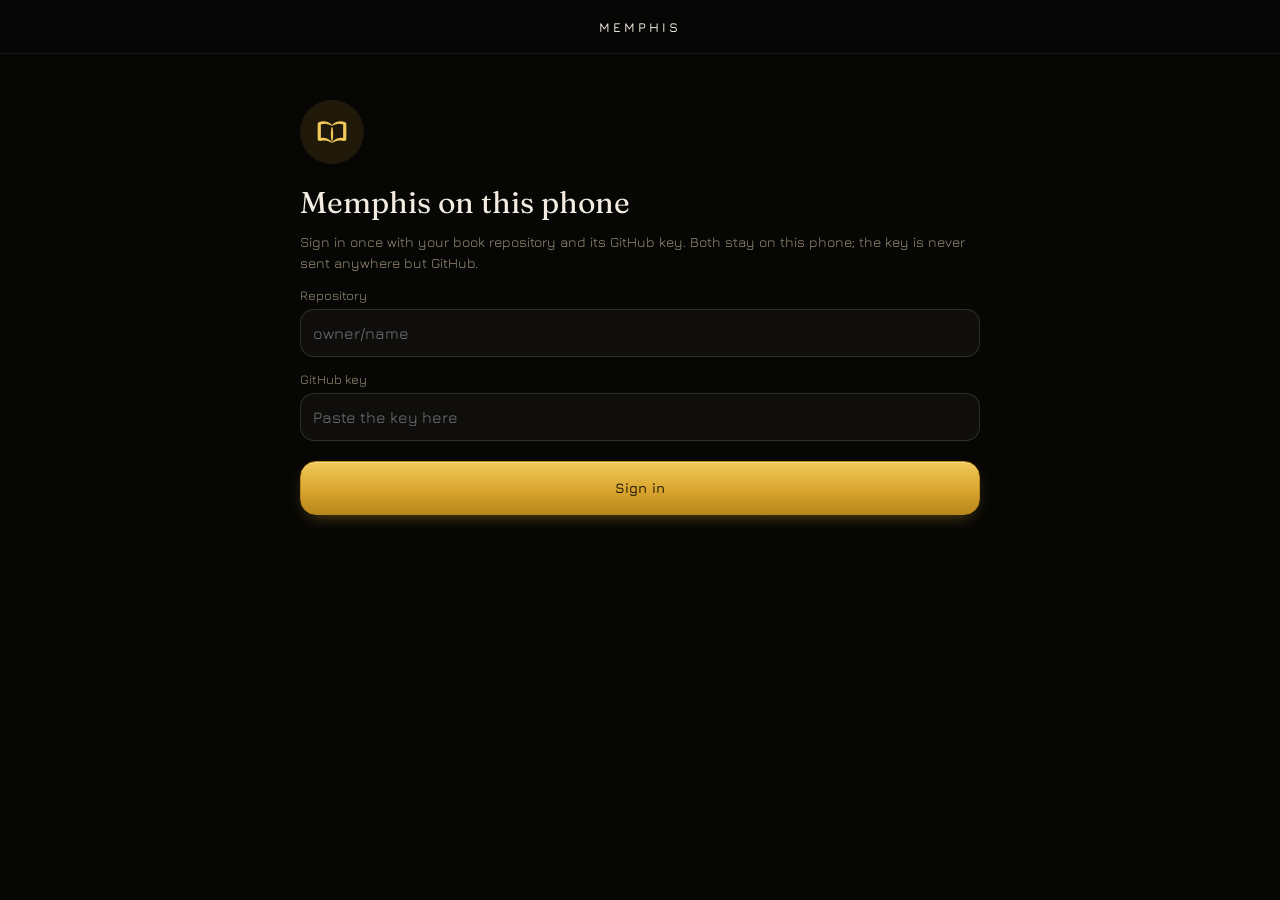
<file: index.html>
<!doctype html>
<html lang="en-GB">
<head>
<meta charset="utf-8">
<meta name="viewport" content="width=device-width, initial-scale=1, viewport-fit=cover">
<meta http-equiv="Content-Security-Policy" content="default-src 'self'; img-src 'self' data: blob:; style-src 'self' 'unsafe-inline'; script-src 'self'; font-src 'self'; connect-src 'self' https://api.github.com; manifest-src 'self'; worker-src 'self'">
<meta name="apple-mobile-web-app-capable" content="yes">
<meta name="mobile-web-app-capable" content="yes">
<meta name="apple-mobile-web-app-status-bar-style" content="black-translucent">
<meta name="apple-mobile-web-app-title" content="Memphis">
<meta name="theme-color" content="#060605">
<meta name="referrer" content="no-referrer">
<link rel="manifest" href="manifest.webmanifest">
<link rel="apple-touch-icon" href="icons/memphis-app-256.png">
<link rel="icon" href="icons/memphis-app-256.png">
<title>Memphis</title>
<link rel="stylesheet" href="branding/blades-ui.css">
<link rel="stylesheet" href="phone-shell.css">
<link rel="stylesheet" href="phone.css">
<link rel="stylesheet" href="phone-ui.css">
</head>
<body>
<header id="top">
  <button id="t-back" class="bl-btn ghost" type="button" hidden>Back</button>
  <div id="t-title" class="title">Memphis</div>
  <button id="t-badge" class="badge" type="button" aria-live="polite"></button>
</header>
<main id="view" tabindex="-1"></main>
<div id="toast" class="toast" role="status" aria-live="polite"></div>

<script src="shared/sync-model.js"></script>
<script src="store.js"></script>
<script src="github.js"></script>
<script src="engine.js"></script>
<script src="apps.js"></script>
<script src="branding/blades-icons.js"></script>
<script src="shared/canon-model.js"></script>
<script src="app.js"></script>
</body>
</html>
</file>
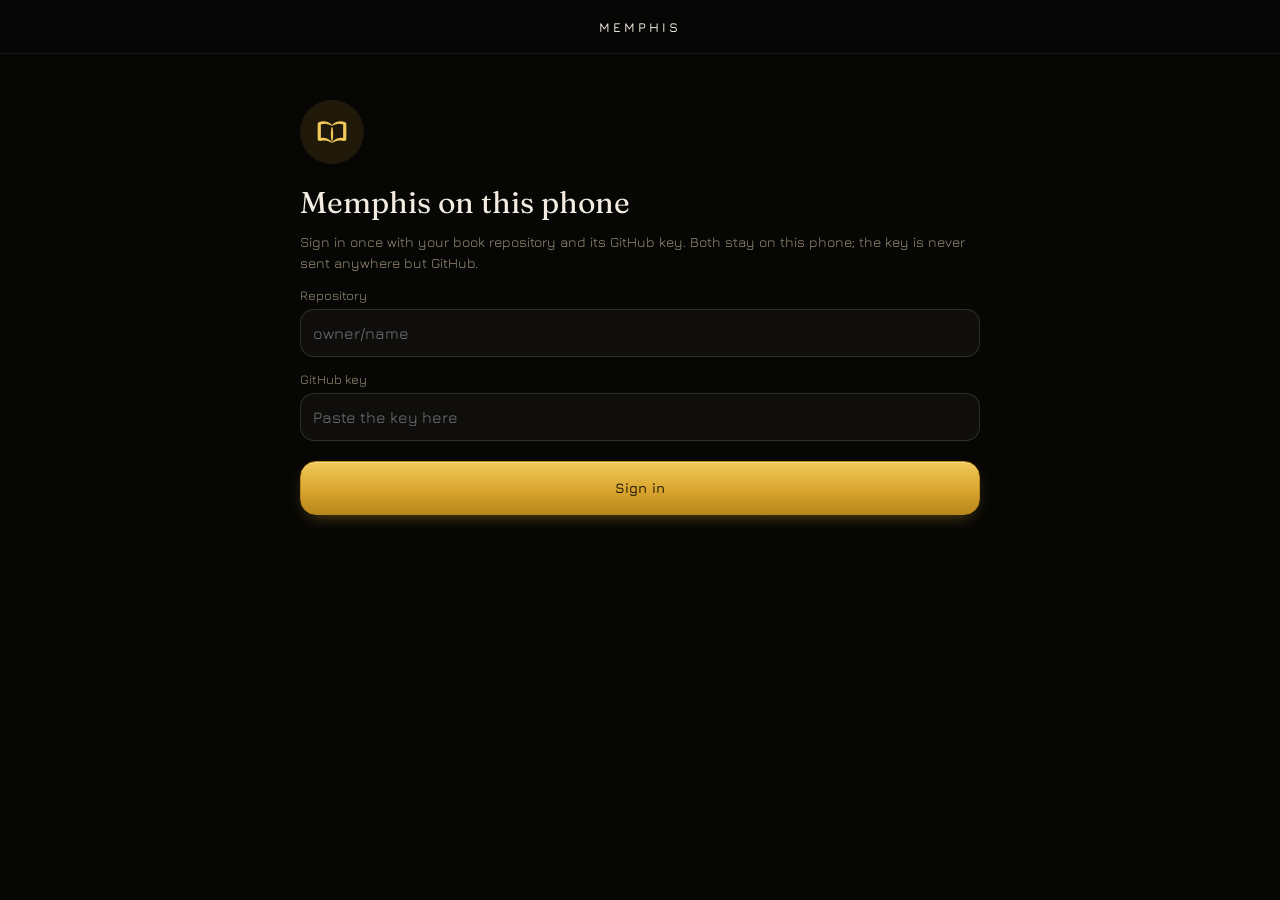
<file: canon.html>
<!doctype html>
<html lang="en-GB">
<head>
<meta charset="utf-8">
<meta name="viewport" content="width=device-width, initial-scale=1, viewport-fit=cover">
<meta http-equiv="Content-Security-Policy" content="default-src 'self'; img-src 'self' data:; style-src 'self' 'unsafe-inline'; script-src 'self'; font-src 'self'; connect-src 'self' https://api.github.com; manifest-src 'self'; worker-src 'self'">
<meta name="apple-mobile-web-app-capable" content="yes">
<meta name="apple-mobile-web-app-status-bar-style" content="black-translucent">
<meta name="theme-color" content="#060605">
<meta name="referrer" content="no-referrer">
<link rel="manifest" href="manifest.webmanifest">
<link rel="apple-touch-icon" href="icons/memphis-app-256.png">
<title>Canon</title>
<link rel="stylesheet" href="branding/blades-ui.css">
<link rel="stylesheet" href="shared/canon.css">
<link rel="stylesheet" href="phone-shell.css">
<link rel="stylesheet" href="canon-phone.css">
<link rel="stylesheet" href="phone-ui.css">
</head>
<body data-page="canon">
<header id="top">
  <button id="t-back" class="bl-btn ghost" type="button">Memphis</button>
  <div id="t-title" class="title">Canon</div>
  <button id="t-badge" class="badge" type="button" aria-live="polite"></button>
</header>
<header id="bar">
  <button id="b-home" class="bl-btn ghost sm" type="button" hidden>Domains</button>
  <div id="crumb" class="crumb"></div>
  <div class="spacer"></div>
  <button id="b-log" class="bl-btn coal sm" type="button">Log</button>
</header>
<main id="view" tabindex="-1"></main>
<div id="toast" class="toast" role="status" aria-live="polite"></div>

<script src="shared/sync-model.js"></script>
<script src="store.js"></script>
<script src="github.js"></script>
<script src="engine.js"></script>
<script src="apps.js"></script>
<script src="branding/blades-icons.js"></script>
<script src="app.js"></script>
<script src="shared/canon-model.js"></script>
<script src="canon-bridge.js"></script>
<script src="shared/canon-ui.js"></script>
<script src="phone-pages.js"></script>
</body>
</html>
</file>
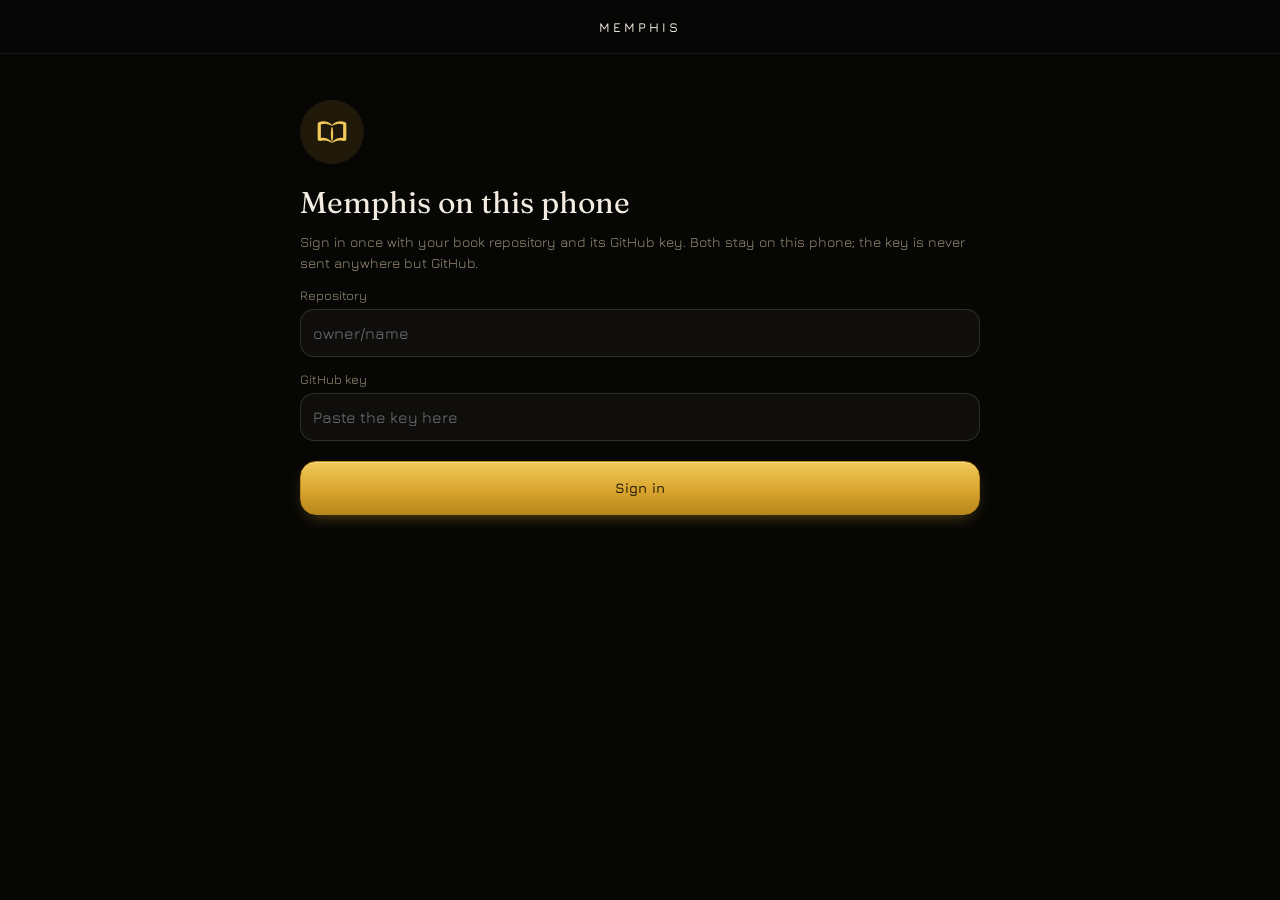
<file: changes.html>
<!doctype html>
<html lang="en-GB">
<head>
<meta charset="utf-8">
<meta name="viewport" content="width=device-width, initial-scale=1, viewport-fit=cover">
<meta http-equiv="Content-Security-Policy" content="default-src 'self'; img-src 'self' data:; style-src 'self' 'unsafe-inline'; script-src 'self'; font-src 'self'; connect-src 'self' https://api.github.com; manifest-src 'self'; worker-src 'self'">
<meta name="apple-mobile-web-app-capable" content="yes">
<meta name="apple-mobile-web-app-status-bar-style" content="black-translucent">
<meta name="theme-color" content="#060605">
<meta name="referrer" content="no-referrer">
<link rel="manifest" href="manifest.webmanifest">
<link rel="apple-touch-icon" href="icons/memphis-app-256.png">
<title>Change sets</title>
<link rel="stylesheet" href="branding/blades-ui.css">
<link rel="stylesheet" href="phone-shell.css">
<link rel="stylesheet" href="phone.css">
<link rel="stylesheet" href="changes-phone.css">
<link rel="stylesheet" href="phone-ui.css">
</head>
<body data-page="changes">
<header id="top">
  <button id="t-back" class="bl-btn ghost" type="button">Memphis</button>
  <div id="t-title" class="title">Change sets</div>
  <button id="t-badge" class="badge" type="button" aria-live="polite"></button>
</header>
<main id="view" tabindex="-1"></main>
<div id="toast" class="toast" role="status" aria-live="polite"></div>

<script src="shared/sync-model.js"></script>
<script src="store.js"></script>
<script src="github.js"></script>
<script src="engine.js"></script>
<script src="apps.js"></script>
<script src="branding/blades-icons.js"></script>
<script src="app.js"></script>
<script src="changes.js"></script>
<script src="phone-pages.js"></script>
</body>
</html>
</file>
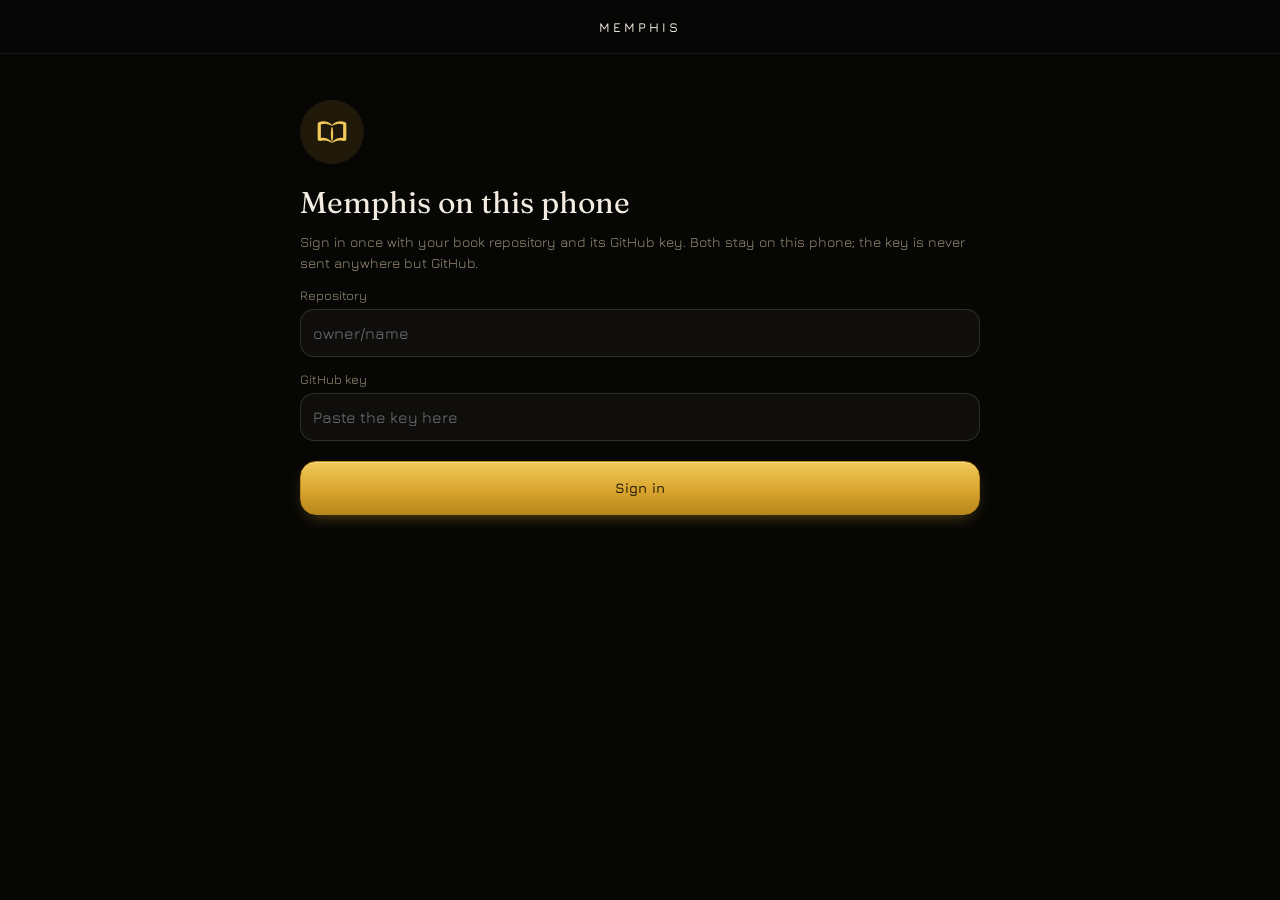
<file: home.html>
<!doctype html>
<html lang="en-GB">
<head>
<meta charset="utf-8">
<meta name="viewport" content="width=device-width, initial-scale=1, viewport-fit=cover, interactive-widget=resizes-content">
<meta http-equiv="Content-Security-Policy" content="default-src 'self'; img-src 'self' data: blob:; style-src 'self' 'unsafe-inline'; script-src 'self'; font-src 'self'; connect-src 'self' https://api.github.com https://api.nb.no https://www.nb.no https://openlibrary.org https://covers.openlibrary.org https://archive.org https://*.archive.org; media-src 'self' blob: mediastream:; manifest-src 'self'; worker-src 'self'">
<meta name="apple-mobile-web-app-capable" content="yes">
<meta name="apple-mobile-web-app-status-bar-style" content="black-translucent">
<meta name="theme-color" content="#060605">
<meta name="referrer" content="no-referrer">
<link rel="manifest" href="manifest.webmanifest">
<link rel="apple-touch-icon" href="icons/memphis-app-256.png">
<title>Home</title>
<link rel="stylesheet" href="branding/blades-ui.css">
<link rel="stylesheet" href="shared/home.css">
<link rel="stylesheet" href="phone-shell.css">
<link rel="stylesheet" href="home-phone.css">
<link rel="stylesheet" href="phone-ui.css">
</head>
<body data-page="things" data-app="home">
<header id="top">
  <button id="t-back" class="bl-btn ghost" type="button">Memphis</button>
  <div id="t-title" class="title">Home</div>
  <button id="t-badge" class="badge" type="button" aria-live="polite"></button>
</header>
<main id="view" tabindex="-1"></main>
<div id="toast" class="toast" role="status" aria-live="polite"></div>

<script src="shared/sync-model.js"></script>
<script src="store.js"></script>
<script src="github.js"></script>
<script src="engine.js"></script>
<script src="apps.js"></script>
<script src="branding/blades-icons.js"></script>
<script src="app.js"></script>
<script src="shared/home-model.js"></script>
<script src="shared/home-books.js"></script>
<script src="home-bridge.js"></script>
<script src="shared/home-ui.js"></script>
</body>
</html>
</file>
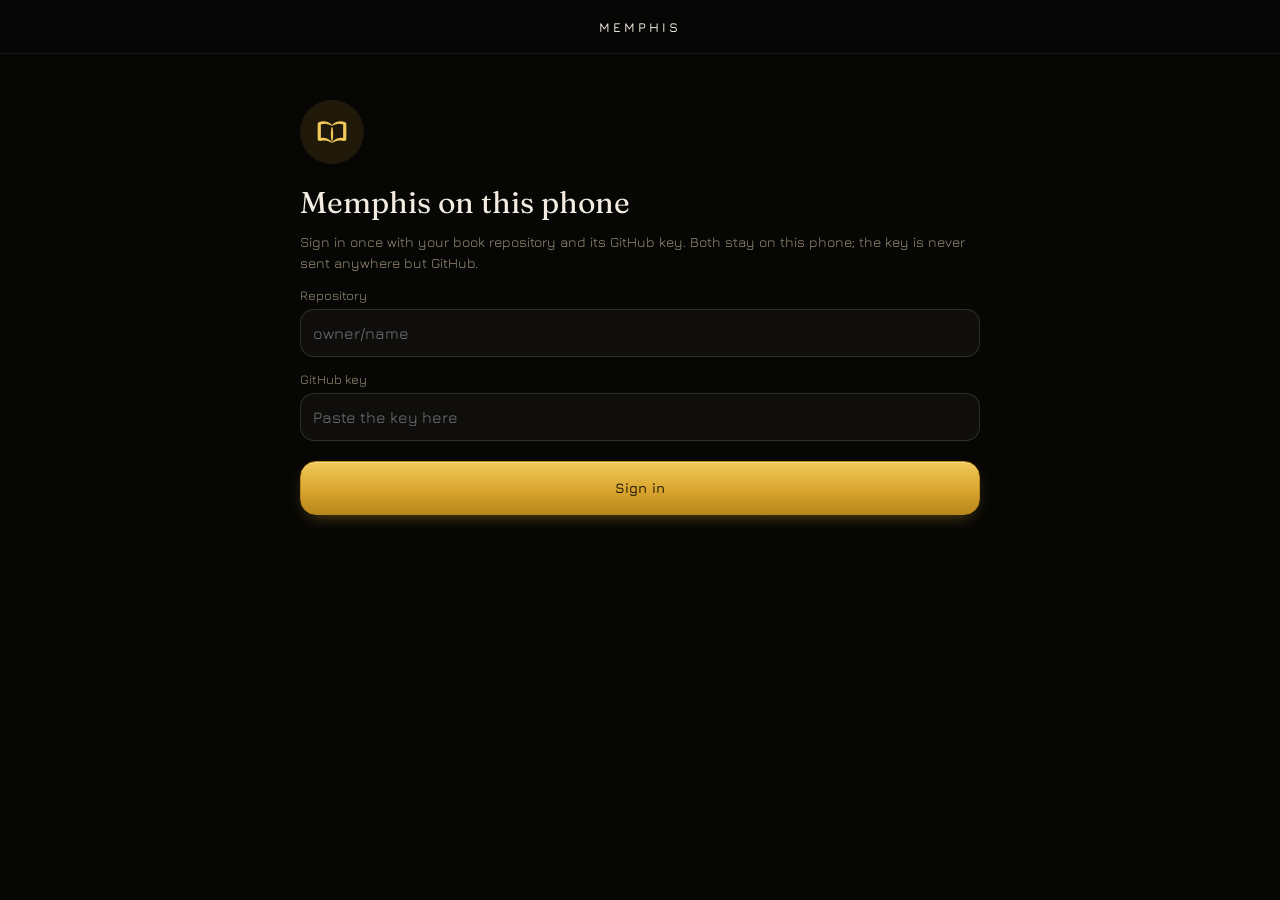
<file: wiki.html>
<!doctype html>
<html lang="en-GB">
<head>
<meta charset="utf-8">
<meta name="viewport" content="width=device-width, initial-scale=1, viewport-fit=cover">
<meta http-equiv="Content-Security-Policy" content="default-src 'self'; img-src 'self' data: blob:; style-src 'self' 'unsafe-inline'; script-src 'self'; font-src 'self'; connect-src 'self' https://api.github.com; manifest-src 'self'; worker-src 'self'">
<meta name="apple-mobile-web-app-capable" content="yes">
<meta name="apple-mobile-web-app-status-bar-style" content="black-translucent">
<meta name="theme-color" content="#060605">
<meta name="referrer" content="no-referrer">
<link rel="manifest" href="manifest.webmanifest">
<link rel="apple-touch-icon" href="icons/memphis-app-256.png">
<title>Wiki</title>
<link rel="stylesheet" href="branding/blades-ui.css">
<link rel="stylesheet" href="shared/wiki.css">
<link rel="stylesheet" href="phone-shell.css">
<link rel="stylesheet" href="wiki-phone.css">
<link rel="stylesheet" href="phone-ui.css">
</head>
<body data-page="wiki">
<header id="top">
  <button id="t-back" class="bl-btn ghost" type="button">Memphis</button>
  <div id="t-title" class="title">Wiki</div>
  <button id="t-badge" class="badge" type="button" aria-live="polite"></button>
</header>
<!-- the phone's own bar: Back through the pages, and the two strips as drawers -->
<header id="bar">
  <button id="b-back" class="bl-btn ghost sm" type="button" aria-label="Back to the page before">Back</button>
  <div class="spacer"></div>
  <button id="b-left" class="bl-btn coal sm" type="button" aria-controls="s-left" aria-expanded="false">Folders</button>
  <button id="b-right" class="bl-btn coal sm" type="button" aria-controls="s-right" aria-expanded="false">Layers</button>
</header>

<main id="page" tabindex="-1" aria-live="off"></main>
<div id="scrim" class="scrim" hidden></div>
<nav id="s-left" class="strip left" aria-label="Folders"></nav>
<aside id="s-right" class="strip right" aria-label="View and layers"></aside>
<footer id="s-bottom" class="strip bottom" aria-label="Tools">
  <div class="tools">
    <label class="find"><span class="find-ic" aria-hidden="true"></span><input id="find" type="search" placeholder="Find a page" autocomplete="off" autocapitalize="off" spellcheck="false" aria-label="Find a page" enterkeyhint="go"></label>
    <div id="find-list" class="find-list" role="listbox" hidden></div>
    <button id="t-vault" class="bl-btn coal sm" type="button" hidden>Open in vault</button>
  </div>
</footer>
<div id="status" class="status" role="status" aria-live="polite"></div>
<div id="toast" class="toast" role="status" aria-live="polite"></div>

<script src="shared/sync-model.js"></script>
<script src="store.js"></script>
<script src="github.js"></script>
<script src="engine.js"></script>
<script src="apps.js"></script>
<script src="branding/blades-icons.js"></script>
<script src="app.js"></script>
<script src="wiki-bridge.js"></script>
<script src="shared/wiki-model.js"></script>
<script src="shared/wiki-sets.js"></script>
<script src="shared/wiki-ui.js"></script>
<script src="shared/wiki-sets-ui.js"></script>
<script src="shared/wiki-edit.js"></script>
<script src="shared/wiki-pages.js"></script>
<script src="wiki-phone.js"></script>
</body>
</html>
</file>
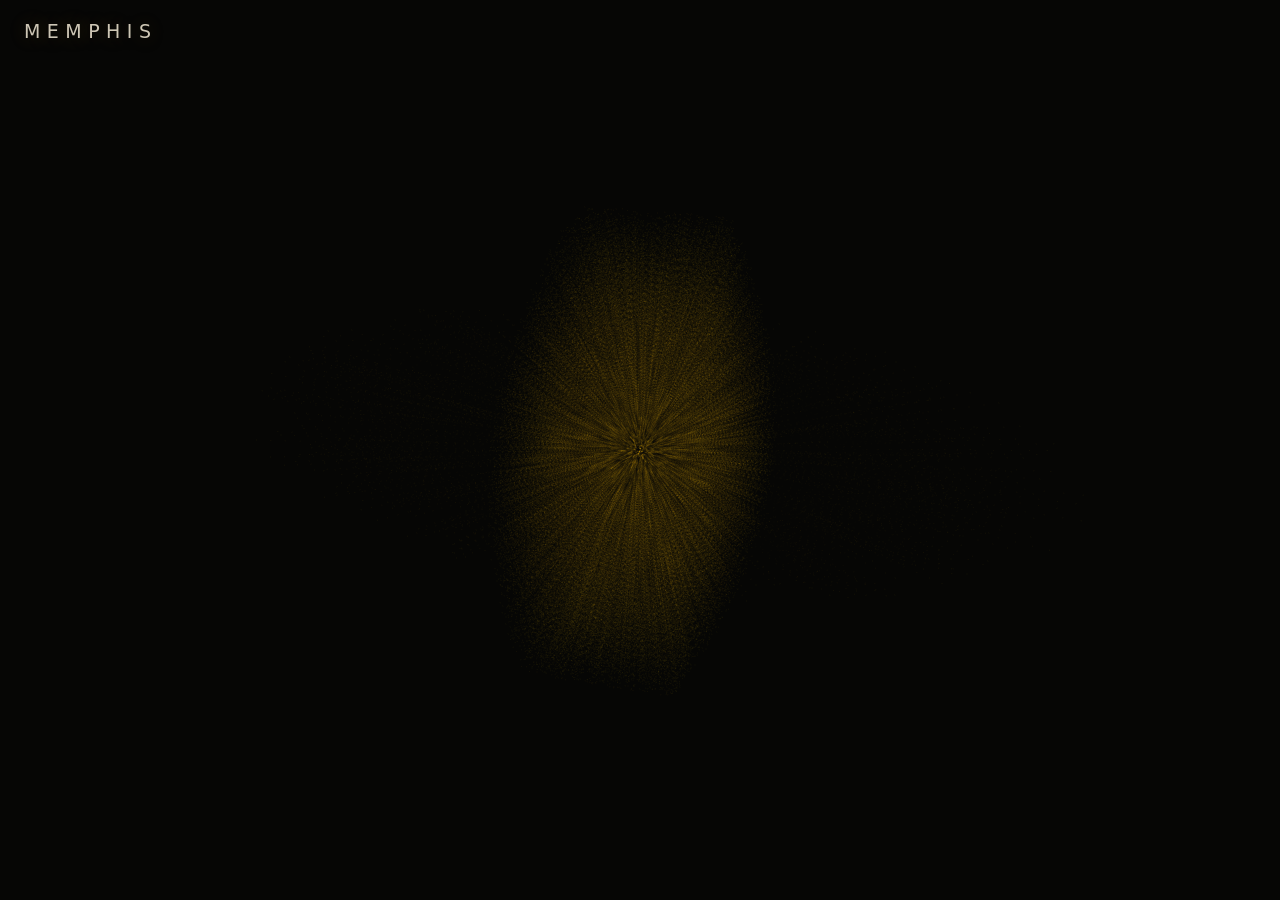
<file: flock/flock.html>
<!doctype html>
<html lang="en">
<head>
<meta charset="utf-8">
<meta name="viewport" content="width=device-width, initial-scale=1, viewport-fit=cover">
<title>The Flock — Memphis</title>
<style>
  :root{
    --void:#060605; --panel:#111010F5; --edge:#2B271F; --edge-2:#3A3326;
    --ash:#938B7B; --bone:#E4DCC9; --dim:#6B6456; --gold:#C9A227; --ember:#E0452B;
    --font-display:Georgia,serif; --font-body:system-ui,sans-serif;
  }
  *{box-sizing:border-box;margin:0;padding:0;}
  html,body{height:100%;overflow:hidden;background:var(--void);color:var(--bone);font-family:var(--font-body);}
  #gl{position:fixed;inset:0;display:block;}
  #forge,#hud,.hint{display:none;}
  body.tune #forge{display:block;}
  body.tune #hud{display:flex;}
  body.tune .hint{display:block;}
  #brand{position:fixed;top:20px;left:24px;z-index:5;pointer-events:none;
    font-family:'Orbitron',system-ui,sans-serif;font-weight:500;font-size:19px;
    letter-spacing:0.34em;text-transform:uppercase;color:var(--bone);
    text-shadow:0 0 22px rgba(201,162,39,0.35),0 2px 14px rgba(0,0,0,0.7);opacity:0.9;}
  #hud{position:fixed;top:0;left:0;right:0;justify-content:flex-end;
    align-items:flex-start;padding:16px 18px;pointer-events:none;z-index:5;}
  .brand{font-family:var(--font-display);font-style:italic;font-size:21px;}
  .brand small{display:block;font-family:var(--font-body);font-style:normal;font-size:9px;
    letter-spacing:.24em;text-transform:uppercase;color:var(--gold);margin-top:3px;}
  .states{display:flex;gap:6px;flex-wrap:wrap;justify-content:flex-end;pointer-events:auto;}
  .sbtn{background:#15131055;border:1px solid var(--edge-2);color:var(--ash);font-size:11px;
    padding:7px 12px;border-radius:16px;cursor:pointer;backdrop-filter:blur(8px);}
  .sbtn:hover{color:var(--bone);border-color:var(--gold);}
  .sbtn.on{background:var(--ember);border-color:var(--ember);color:#1a0a06;font-weight:600;}
  #forge{position:fixed;left:16px;top:66px;bottom:16px;width:290px;background:var(--panel);
    border:1px solid var(--edge);border-radius:14px;padding:14px 15px;z-index:6;overflow-y:auto;
    backdrop-filter:blur(14px);box-shadow:0 20px 50px -20px #000;}
  .vrow{display:flex;align-items:center;gap:7px;padding:5px;margin:4px 0;border:1px solid var(--edge);border-radius:8px;background:#0e0d0b;cursor:grab;}
  .vrow.drop{border-color:var(--gold);}
  .vrow .h{color:var(--dim);font-size:13px;width:10px;user-select:none;}
  .vrow img,.vrow .noimg{width:72px;height:40px;border-radius:4px;object-fit:cover;background:#000;border:1px solid var(--edge);flex:none;}
  .vrow .noimg{display:grid;place-items:center;font-size:9px;color:var(--dim);}
  .vrow .lb{flex:1;font-size:11px;color:var(--ash);line-height:1.3;}
  .vrow .lb b{color:var(--bone);font-weight:600;}
  .vrow button{padding:4px 7px;font-size:10px;}
  #forge h2{font-family:var(--font-display);font-style:italic;font-size:16px;color:var(--gold);}
  #forge .sub{font-size:11px;color:var(--dim);margin-bottom:10px;}
  .sec{font-size:10px;letter-spacing:.16em;text-transform:uppercase;color:var(--gold);
    margin:15px 0 8px;padding-bottom:4px;border-bottom:1px solid var(--edge);}
  .sec:first-of-type{margin-top:2px;}
  .ctrl{display:flex;align-items:center;gap:8px;margin-bottom:7px;}
  .ctrl .nm{flex:1;font-size:11px;color:var(--ash);}
  .ctrl input[type=number]{width:62px;background:#0E0B08;border:1px solid var(--edge-2);color:var(--bone);
    font-size:12px;padding:5px 6px;border-radius:6px;font-variant-numeric:tabular-nums;font-family:var(--font-body);}
  .ctrl input[type=number]:focus{outline:none;border-color:var(--gold);}
  .ctrl input[type=range]{width:88px;-webkit-appearance:none;height:3px;border-radius:2px;
    background:linear-gradient(90deg,#4a2418,var(--gold));outline:none;}
  .ctrl input[type=range]::-webkit-slider-thumb{-webkit-appearance:none;width:12px;height:12px;border-radius:50%;
    background:var(--bone);border:2px solid var(--ember);cursor:pointer;}
  .swatches{display:grid;grid-template-columns:repeat(9,1fr);gap:4px;}
  .sw{aspect-ratio:1;border-radius:50%;cursor:pointer;border:2px solid transparent;}
  .sw.on{border-color:var(--bone);}
  .seg{display:flex;gap:4px;margin-bottom:8px;}
  .seg button{flex:1;background:#15131055;border:1px solid var(--edge-2);color:var(--ash);
    font-size:11px;padding:7px 4px;border-radius:7px;cursor:pointer;font-family:var(--font-body);}
  .seg button.on{background:var(--gold);border-color:var(--gold);color:#1a140a;font-weight:600;}
  .row{display:flex;gap:8px;margin-top:4px;}
  .row button{flex:1;background:#1d1912;border:1px solid var(--edge-2);color:var(--ash);font-size:11px;
    padding:8px;border-radius:7px;cursor:pointer;font-family:var(--font-body);}
  .row button:hover{color:var(--gold);border-color:var(--gold);}
  .note{font-size:10.5px;color:var(--dim);line-height:1.5;margin-top:7px;}
  .hint{position:fixed;right:16px;bottom:16px;font-size:11px;color:var(--dim);z-index:5;text-align:right;line-height:1.5;}
</style>
</head>
<body>
<canvas id="gl"></canvas>

<div id="brand">Memphis</div>
<div id="hud">
  <div class="states">
    <button class="sbtn on" data-s="resting">Resting</button>
    <button class="sbtn" data-s="listening">Listening</button>
    <button class="sbtn" data-s="thinking">Thinking</button>
    <button class="sbtn" data-s="speaking">Speaking</button>
  </div>
</div>

<div id="forge">
  <h2>The forge</h2>
  <div class="sub" id="editingLabel">Tuning: resting</div>
  <div class="seg" id="profSeg"><button data-p="normal" class="on">Normal</button><button data-p="writer">Writer mode</button></div>
  <div class="note">Writer mode is its own full set of settings, used while the Evrynthing Writer is open. Editing it previews it.</div>

  <div class="sec">Form</div>
  <div class="seg" id="shapeSeg">
    <button data-shape="disc" class="on">Disc</button>
    <button data-shape="diamond">Diamond</button>
    <button data-shape="rose">Rose</button>
    <button data-shape="rivers">Rivers</button>
    <button data-shape="roseknot">Rose knot</button>
    <button data-shape="sphere">Sphere</button>
  </div>
  <div id="formCtrls"></div>

  <div class="note" id="micMeter" style="font-variant-numeric:tabular-nums">Mic: no signal yet</div>

  <div class="sec">Rose</div>
  <div id="roseCtrls"></div>

  <div class="sec">Aurora</div>
  <div id="auroraCtrls"></div>
  <div class="note">Coherent, slow motion along the ribbon instead of turbulence. "Reacts to voice" adds wobble and twist while someone talks: your voice when he listens, his when he speaks.</div>

  <div class="sec">Motion</div>
  <div id="motionCtrls"></div>

  <div class="sec">Light</div>
  <div id="lightCtrls"></div>

  <div class="sec">Colour</div>
  <div class="swatches" id="sw"></div>

  <div class="sec">Camera</div>
  <div class="ctrl"><span class="nm">Distance</span><input type="number" id="num_camz" step="0.5"><input type="range" id="in_camz" step="0.5"></div>
  <div class="note">The mouse wheel moves this too. Saving stores it as the starting zoom.</div>
  <div id="viewRows"></div>
  <div class="note" id="viewLabel">Drag a view up or down to reorder. Slot 1 is the default: Memphis starts there and right-click returns there. Right-click then cycles 1 > 2 > 3 > 4. "Set" stores the current camera in that slot. "Save as defaults" keeps it all.</div>

  <div class="sec">Suits (Writer mode)</div>
  <div id="darkCtrls"></div>
  <div class="ctrl"><span class="nm">Magia</span><input type="color" id="suit_magia"></div>
  <div class="ctrl"><span class="nm">Domina</span><input type="color" id="suit_domina"></div>
  <div class="ctrl"><span class="nm">Aura</span><input type="color" id="suit_aura"></div>
  <div class="row"><button id="suitPreview">Preview Writer mode</button></div>

  <div class="sec">Save</div>
  <div class="row"><button id="saveTuning" style="display:none">Save as defaults</button><button id="closeTuning" style="display:none">Close tuner</button></div>
  <div class="row"><button id="export">Copy all settings</button><button id="reset">Reset state</button></div>
  <div class="note" id="exportNote">Changes show live. "Save as defaults" keeps them across restarts; "Reset state" goes back to the last save.</div>
</div>

<div class="hint">drag to rotate · scroll to zoom</div>

<script src="three.min.js"></script>
<script src="tuning.js"></script>
<script src="flock-phone.js"></script>
<script>
(function(){
  if(!window.THREE){document.body.innerHTML='<p style="padding:40px;color:#E4DCC9;font-family:sans-serif">three.min.js did not load — it must sit in the same folder as flock.html.</p>';return;}
  if(location.hash.indexOf('tune')>=0){ document.body.classList.add('tune'); }
  var CTRLS=[
    ['count','Particles',400,60000,100,'form'],
    ['spread','Disc size (sleep)',0.3,4,0.01,'form'],
    ['height','Vertical scale',0.1,12,0.01,'form'],
    ['tempo','Master speed',0,2,0.01,'motion'],
    ['spin','Orbit',0,4,0.01,'motion'],
    ['life','Flow / currents',0,2,0.01,'motion'],
    ['swirl','Turbulence',0,2,0.01,'motion'],
    ['pull','Gather',0.005,0.25,0.001,'motion'],
    ['voiceGain','Voice response (he speaks)',0,3,0.01,'motion'],
    ['micGain','Mic response (you speak)',0,3,0.01,'motion'],
    ['flow','Rose flow',0.02,1.5,0.01,'motion'],
    ['size','Grain size',0.02,1.2,0.01,'light'],
    ['soft','Softness (grain↔glow)',0,1,0.01,'light'],
    ['trail','Trails',0,0.94,0.01,'light'],
    ['sat','Saturation',0,1.6,0.01,'light'],
    ['bri','Brightness',0.3,2.5,0.01,'light'],
    ['glow','Glow',0,2,0.01,'light'],
    ['depthFade','Depth fade',0,1,0.01,'light'],
    ['roseSize','Diameter',0.2,3,0.01,'rose'],
    ['fill','Petal fill',0,1,0.01,'rose'],
    ['thick','Thickness',0,0.6,0.01,'rose'],
    ['roseTurb','Turbulence on rose',0,1.5,0.01,'rose'],
    ['sway','Sway (screensaver)',0,0.8,0.01,'rose'],
    ['knot','Knot depth (Rose knot)',0,1.2,0.01,'rose'],
    ['knotStill','Knot depth when still (x)',0,1,0.01,'rose'],
    ['drift','Screensaver motion (always on)',0,1,0.01,'rose'],
    ['driftSpeed','Screensaver speed',0.2,5,0.01,'rose'],
    ['twist','Aurora: twist',0,1,0.01,'aurora'],
    ['wobble','Aurora: wobble',0,1,0.01,'aurora'],
    ['shimmer','Aurora: shimmer',0,1,0.01,'aurora'],
    ['aurSpeed','Aurora: speed',0,2,0.01,'aurora'],
    ['react','Aurora: reacts to voice',0,3,0.01,'aurora'],
    ['ripple','Ripple along the flow (wobble)',0,3,0.01,'aurora'],
    ['twistPulse','Travelling twist',0,2,0.01,'aurora'],
    ['streak','Light streak',0,3,0.01,'aurora'],
    ['blend','Suit blend length',0.05,0.5,0.01,'dark'],
    ['smoke','Darkness: smoke strength',0,3,0.01,'dark'],
    ['rim','Darkness: eclipse rim',0,1,0.01,'dark'],
    ['backdrop','Backdrop glow',0,1,0.01,'dark'],
    ['gap','River gap (Rivers)',0,0.6,0.01,'rose']
  ];
  var STATES={
    resting:  {shape:'disc', count:40000, spread:2.6, height:8, tempo:0.35, spin:0.05, life:0, swirl:0, pull:0.015, flow:1, size:0.025, soft:1, trail:0.94, sat:1.09, bri:0.3, color:'#C9A227', roseSize:1, fill:0.3, thick:0.1, knot:0.45, gap:0.16, sway:0.2, roseTurb:0.4, knotStill:0.25, voiceGain:0.6, micGain:1.0, glow:0.0, depthFade:0.0, blend:0.3, smoke:1, rim:0, backdrop:0, twist:0, wobble:0, shimmer:0, aurSpeed:0.5, react:0, ripple:0, twistPulse:0, streak:0, drift:0, driftSpeed:1},
    listening:{shape:'roseknot', count:40000, spread:0.3, height:2.5, tempo:0, spin:4, life:0.25, swirl:0, pull:0.01, flow:0.12, size:0.02, soft:0, trail:0.94, sat:0.84, bri:2.5, color:'#C9A227', roseSize:1, fill:0.24, thick:0.06, knot:0.99, gap:0, sway:0.8, roseTurb:0.4, knotStill:0.25, voiceGain:0.6, micGain:2, glow:0.0, depthFade:0.0, blend:0.3, smoke:1, rim:0, backdrop:0, twist:0, wobble:0, shimmer:0, aurSpeed:0.5, react:0.7, ripple:0, twistPulse:0.3, streak:1, drift:0, driftSpeed:1},
    thinking: {shape:'roseknot', count:40000, spread:0.3, height:2.5, tempo:0, spin:4, life:0.25, swirl:0, pull:0.01, flow:0.9, size:0.02, soft:0, trail:0.94, sat:0.84, bri:2.5, color:'#FFB36A', roseSize:0.6, fill:0.24, thick:0.06, knot:0.99, gap:0, sway:0.8, roseTurb:0.4, knotStill:0.25, voiceGain:0.6, micGain:2, glow:0.0, depthFade:0.0, blend:0.3, smoke:1, rim:0, backdrop:0, twist:0.2, wobble:0, shimmer:0, aurSpeed:2.5, react:1.5, ripple:0, twistPulse:1, streak:1, drift:1, driftSpeed:7},
    speaking: {shape:'roseknot', count:40000, spread:0.3, height:2.5, tempo:0, spin:4, life:0, swirl:0, pull:0.01, flow:0.55, size:0.02, soft:0, trail:0.94, sat:0.84, bri:2.5, color:'#C9A227', roseSize:1, fill:0.24, thick:0.06, knot:0.99, gap:0, sway:0.8, roseTurb:0.4, knotStill:0.25, voiceGain:0.8, micGain:2, glow:0.0, depthFade:0.0, blend:0.3, smoke:1, rim:0, backdrop:0, twist:0.35, wobble:0.3, shimmer:0.45, aurSpeed:0.5, react:0.9, ripple:0, twistPulse:0.3, streak:1, drift:0, driftSpeed:1}
  };
  (function(){ var T=window.FLOCK_TUNING; if(!T||typeof T!=='object'||!T.states) return;
    for(var st in STATES){ var src=T.states[st]; if(!src||typeof src!=='object') continue;
      for(var k in STATES[st]){ if(!(k in src)) continue;
        var v=src[k], cur=STATES[st][k];
        if(typeof cur==='number' && typeof v==='number' && isFinite(v)) STATES[st][k]=v;
        else if(k==='shape' && ['disc','diamond','sphere','rose','rivers','roseknot'].indexOf(v)>=0) STATES[st][k]=v;
        else if(k==='color' && /^#[0-9a-fA-F]{6}$/.test(v)) STATES[st][k]=v; } }
  })();
  var WSTATES=JSON.parse(JSON.stringify(STATES));
  (function(){ var T=window.FLOCK_TUNING; if(!T||typeof T!=='object'||!T.writerStates) return;
    for(var st in WSTATES){ var src=T.writerStates[st]; if(!src||typeof src!=='object') continue;
      for(var k in WSTATES[st]){ if(!(k in src)) continue;
        var v=src[k], cur=WSTATES[st][k];
        if(typeof cur==='number' && typeof v==='number' && isFinite(v)) WSTATES[st][k]=v;
        else if(k==='shape' && ['disc','diamond','sphere','rose','rivers','roseknot'].indexOf(v)>=0) WSTATES[st][k]=v;
        else if(k==='color' && /^#[0-9a-fA-F]{6}$/.test(v)) WSTATES[st][k]=v; } }
  })();
  var DEFAULTS=JSON.parse(JSON.stringify(STATES)), WDEFAULTS=JSON.parse(JSON.stringify(WSTATES));
  var editProfile='normal';
  function PROF(){ return editProfile==='writer'?WSTATES:STATES; }
  var profMix=0, _blend={}, _cA=new THREE.Color(), _cB=new THREE.Color();
  function getTarget(st){
    if(profMix<0.001) return STATES[st];
    if(profMix>0.999) return WSTATES[st];
    var a=STATES[st], b=WSTATES[st], o=_blend[st]||(_blend[st]={});
    for(var k in a){ if(typeof a[k]==='number') o[k]=a[k]+(b[k]-a[k])*profMix; }
    o.shape = profMix<0.5 ? a.shape : b.shape;
    o.color = '#'+_cA.set(a.color).lerp(_cB.set(b.color),profMix).getHexString();
    return o; }
  var editing='resting', curState='resting';
  var C=JSON.parse(JSON.stringify(STATES.resting));
  var PALETTE=['#FF6A3D','#E0452B','#FF3D5A','#FF8A4D','#FFB36A','#FFD98A','#C9A227','#E8E04A','#9ACD32',
    '#5DCAA5','#2FB3C9','#378ADD','#5B6EE0','#7F77DD','#A77DFF','#D4537E','#FF5FA0','#FFFFFF'];
  var scene=new THREE.Scene();
  var cam=new THREE.PerspectiveCamera(60, innerWidth/innerHeight, 0.1, 300); cam.position.set(0,0,40);
  window.__flockCam=cam;
  var renderer=new THREE.WebGLRenderer({canvas:document.getElementById('gl'),antialias:true});
  renderer.setPixelRatio(Math.min(devicePixelRatio,2)); renderer.setSize(innerWidth,innerHeight);
  renderer.setClearColor(0x060605,1); renderer.autoClearColor=true;
  function mkSprite(hard){
    var c=document.createElement('canvas');c.width=c.height=64;var x=c.getContext('2d');
    var g=x.createRadialGradient(32,32,0,32,32,32);
    if(hard){
      g.addColorStop(0,'rgba(255,255,255,1)');g.addColorStop(0.42,'rgba(255,255,255,1)');
      g.addColorStop(0.52,'rgba(255,255,255,0.0)');g.addColorStop(1,'rgba(255,255,255,0)');
    }else{
      g.addColorStop(0,'rgba(255,255,255,1)');g.addColorStop(0.18,'rgba(255,255,255,0.7)');
      g.addColorStop(0.5,'rgba(255,255,255,0.12)');g.addColorStop(1,'rgba(255,255,255,0)');
    }
    x.fillStyle=g;x.fillRect(0,0,64,64);return new THREE.CanvasTexture(c);
  }
  var hardTex=mkSprite(true), softTex=mkSprite(false);
  var ROSE_BASE=13.455;
  var ROSE_WAKE_PULL=0.022;
  var ZOOM_MIN=10.5;
  var BASE_COUNT=10136;
  var RP=null;
  var VOICE_LAG=90;
  var micTarget=0, micLevel=0, micPhase=0, micLast=0;
  var MIC_FLOW=6;
  var VOICE_FLOW=2;
  var micSlow=0, voiceSlow=0;
  var aurPhase=0, aurAmp=1, WOB=0;
  var PULSES=[], P_FRONT=new Float32Array(8), P_AMP=new Float32Array(8), NPULSE=0;
  var rLow=0, lastPulse=0, RIP_SPEED=1.2, RIP_START=2;
  var _RX=0,_RY=0,_RZ=0, ripOff=null;
  window.__flockMic=function(v){ micTarget=Math.max(0,Math.min(1,(+v||0)/99)); micLast=performance.now();
    var m=document.getElementById('micMeter'); if(m) m.textContent='Mic: '+Math.round(micTarget*99)+' / 99 (live from the brain)'; };
  var suitsOn=false, suitsPreview=false, suitsMix=0;
  var SUITS={magia:'#4FB3E8', domina:'#6FBF4A', aura:'#A77DFF'};
  try{ var _sv=window.FLOCK_TUNING.view.suits; ['magia','domina','aura'].forEach(function(k){
    if(_sv&&/^#[0-9a-fA-F]{6}$/.test(_sv[k])) SUITS[k]=_sv[k]; }); }catch(e){}
  var suitCol=[new THREE.Color(),new THREE.Color(),new THREE.Color()];
  var suitDark=[false,false,false];
  function refreshSuits(){ suitCol[0].set(SUITS.magia); suitCol[2].set(SUITS.domina); suitCol[1].set(SUITS.aura);
    for(var k=0;k<3;k++){ var c=suitCol[k]; suitDark[k]=(0.2126*c.r+0.7152*c.g+0.0722*c.b)<0.03; } }
  refreshSuits();
  window.__flockSuits=function(on){ suitsOn=!!on; };
  var voiceEnv=null, gotRealVoice=false, voiceLevel=0;
  window.__flockVoice=function(hopMs, env){
    if(!env||!env.length){ voiceEnv=null; return; }
    gotRealVoice=true; voiceEnv={hop:Math.max(5,+hopMs||40), env:env, t0:performance.now()+VOICE_LAG}; };
  function voiceTarget(){ if(!voiceEnv) return 0;
    var f=(performance.now()-voiceEnv.t0)/voiceEnv.hop; if(f<0) return 0;
    var i=Math.floor(f); if(i>=voiceEnv.env.length-1){ if(i>=voiceEnv.env.length) voiceEnv=null; return 0; }
    var a=voiceEnv.env[i], b=voiceEnv.env[i+1]; return (a+(b-a)*(f-i))/99; }
  var IDLE_MS=10*1000;
  var lastInput=performance.now(), idleMix=0;
  var driftMix=0, motionMix=0;
  function touched(){ lastInput=performance.now(); }
  ['pointermove','pointerdown','wheel','keydown','touchstart'].forEach(function(ev){
    window.addEventListener(ev,touched,{capture:true,passive:true}); });
  var MAX=60000;
  var CORE_FRAC=0.0283;
  var pos=new Float32Array(MAX*3), col=new Float32Array(MAX*3);
  var seed=new Float32Array(MAX), radius=new Float32Array(MAX), theta=new Float32Array(MAX), phi=new Float32Array(MAX);
  var isCore=new Uint8Array(MAX);
  for(var i=0;i<MAX;i++){ radius[i]=Math.pow(Math.random(),0.6); theta[i]=Math.random()*6.283;
    phi[i]=Math.acos(2*Math.random()-1); seed[i]=Math.random()*6.283; pos[i*3]=0;pos[i*3+1]=0;pos[i*3+2]=0;
    isCore[i]=(Math.random()<CORE_FRAC)?1:0; }
  var glowRT=null, fsCam=new THREE.OrthographicCamera(-1,1,1,-1,0,1), fsScene=new THREE.Scene();
  var fsQuad=new THREE.Mesh(new THREE.PlaneGeometry(2,2)); fsScene.add(fsQuad);
  var VS='varying vec2 vUv; void main(){ vUv=uv; gl_Position=vec4(position.xy,0.,1.); }';
  var copyMat=new THREE.ShaderMaterial({uniforms:{tex:{value:null},thr:{value:0}},vertexShader:VS,depthTest:false,depthWrite:false,
    fragmentShader:'uniform sampler2D tex; uniform float thr; varying vec2 vUv; void main(){ vec4 c=texture2D(tex,vUv); gl_FragColor=vec4(max(c.rgb-thr,0.),1.); }'});
  var blurMat=new THREE.ShaderMaterial({uniforms:{tex:{value:null},dir:{value:new THREE.Vector2()}},vertexShader:VS,depthTest:false,depthWrite:false,
    fragmentShader:'uniform sampler2D tex; uniform vec2 dir; varying vec2 vUv; void main(){'+
      'vec4 c=texture2D(tex,vUv)*0.227027;'+
      'c+=texture2D(tex,vUv+dir*1.3846)*0.316216; c+=texture2D(tex,vUv-dir*1.3846)*0.316216;'+
      'c+=texture2D(tex,vUv+dir*3.2308)*0.070270; c+=texture2D(tex,vUv-dir*3.2308)*0.070270;'+
      'gl_FragColor=c; }'});
  var compMat=new THREE.ShaderMaterial({uniforms:{base:{value:null},b1:{value:null},b2:{value:null},k:{value:0}},vertexShader:VS,depthTest:false,depthWrite:false,
    fragmentShader:'uniform sampler2D base,b1,b2; uniform float k; varying vec2 vUv; void main(){'+
      'gl_FragColor=texture2D(base,vUv)+k*(0.7*texture2D(b1,vUv)+1.1*texture2D(b2,vUv));'+
      '\n#include <colorspace_fragment>\n}'});
  function mkRT(w,h){ return new THREE.WebGLRenderTarget(Math.max(1,w|0),Math.max(1,h|0),{type:THREE.HalfFloatType,depthBuffer:true}); }
  function ensureGlowRT(){ var v=renderer.getDrawingBufferSize(new THREE.Vector2());
    if(glowRT&&glowRT.w===v.x&&glowRT.h===v.y) return;
    if(glowRT) ['s','a','b','c','d'].forEach(function(k){ glowRT[k].dispose(); });
    glowRT={w:v.x,h:v.y,s:mkRT(v.x,v.y),a:mkRT(v.x/2,v.y/2),b:mkRT(v.x/2,v.y/2),c:mkRT(v.x/4,v.y/4),d:mkRT(v.x/4,v.y/4)}; }
  function pass(mat,target){ fsQuad.material=mat; renderer.setRenderTarget(target); renderer.render(fsScene,fsCam); }
  function blur2(src,tmp){ blurMat.uniforms.tex.value=src.texture; blurMat.uniforms.dir.value.set(1.5/src.width,0); pass(blurMat,tmp);
    blurMat.uniforms.tex.value=tmp.texture; blurMat.uniforms.dir.value.set(0,1.5/src.height); pass(blurMat,src); }
  var fog=new THREE.Fog(0x000000,1,2);
  function renderFrame(){
    if(C.depthFade>0.01){ var Rf=ROSE_BASE*(C.roseSize||1); scene.fog=fog;
      fog.near=Math.max(0.1,cam.position.z-Rf); fog.far=fog.near+1.4*Rf/C.depthFade; }
    else scene.fog=null;
    darkScene.fog=scene.fog;
    if(!(C.glow>0.01)){ renderer.setRenderTarget(null); renderer.render(scene,cam); drawDark(); return; }
    ensureGlowRT();
    renderer.setRenderTarget(glowRT.s); renderer.clear(); renderer.render(scene,cam);
    copyMat.uniforms.thr.value=0.012;
    copyMat.uniforms.tex.value=glowRT.s.texture; pass(copyMat,glowRT.a); blur2(glowRT.a,glowRT.b);
    copyMat.uniforms.thr.value=0;
    copyMat.uniforms.tex.value=glowRT.a.texture; pass(copyMat,glowRT.c); blur2(glowRT.c,glowRT.d); blur2(glowRT.c,glowRT.d);
    compMat.uniforms.base.value=glowRT.s.texture; compMat.uniforms.b1.value=glowRT.a.texture; compMat.uniforms.b2.value=glowRT.c.texture;
    compMat.uniforms.k.value=C.glow; pass(compMat,null); drawDark(); }
  function drawDark(){ if(!dpoints.visible) return; var ac=renderer.autoClear; renderer.autoClear=false;
    renderer.setRenderTarget(null); renderer.render(darkScene,cam); renderer.autoClear=ac; }
  var geo=new THREE.BufferGeometry();
  geo.setAttribute('position',new THREE.BufferAttribute(pos,3));
  geo.setAttribute('color',new THREE.BufferAttribute(col,3));
  var mat=new THREE.PointsMaterial({size:0.1,map:hardTex,transparent:true,depthWrite:false,
    blending:THREE.AdditiveBlending,vertexColors:true,sizeAttenuation:true});
  var points=new THREE.Points(geo,mat); scene.add(points);
  var darkCol=new Float32Array(MAX*4);
  var dgeo=new THREE.BufferGeometry();
  dgeo.setAttribute('position',geo.attributes.position);
  dgeo.setAttribute('color',new THREE.BufferAttribute(darkCol,4));
  var dmat=new THREE.PointsMaterial({size:0.1,map:softTex,transparent:true,depthWrite:false,
    blending:THREE.NormalBlending,vertexColors:true,sizeAttenuation:true});
  var dpoints=new THREE.Points(dgeo,dmat); dpoints.renderOrder=5; dpoints.frustumCulled=false;
  var darkScene=new THREE.Scene(); darkScene.add(dpoints);
  var backdrop=new THREE.Sprite(new THREE.SpriteMaterial({map:softTex,transparent:true,depthWrite:false,depthTest:false,
    blending:THREE.AdditiveBlending,opacity:0})); backdrop.renderOrder=-10; backdrop.visible=false; scene.add(backdrop);
  var DARK_ALPHA=0.55, DARK_SIZE=3.2, anyDark=false;
  var baseColor=new THREE.Color(C.color);
  var HIST=10;
  var trailPos=new Float32Array(MAX*HIST*3);
  var trailCol=new Float32Array(MAX*HIST*3);
  var histHead=0;
  var tgeo=new THREE.BufferGeometry();
  tgeo.setAttribute('position',new THREE.BufferAttribute(trailPos,3));
  tgeo.setAttribute('color',new THREE.BufferAttribute(trailCol,3));
  var tmat=new THREE.PointsMaterial({size:0.1,map:softTex,transparent:true,depthWrite:false,
    blending:THREE.AdditiveBlending,vertexColors:true,sizeAttenuation:true});
  var tpoints=new THREE.Points(tgeo,tmat); scene.add(tpoints);
  function isRose(s){ return s==='rose'||s==='rivers'||s==='roseknot'; }
  function homeFor(i,ang,shape,spread,height){
    _RX=0; _RY=0; _RZ=0;
    var r=radius[i],hx,hy,hz;
    if(isCore[i] && !isRose(shape)){
      var cr=Math.pow(r,0.5)*3.2*(0.4+spread*3.0);
      hx=cr*Math.sin(phi[i])*Math.cos(ang);
      hz=cr*Math.sin(phi[i])*Math.sin(ang);
      hy=cr*Math.cos(phi[i])*(0.5+height*0.3);
      return [hx,hy,hz];
    }
    if(shape==='disc'){ var rr=r*16*spread; hx=Math.cos(ang)*rr; hz=Math.sin(ang)*rr;
      var u=seed[i]/Math.PI-1, rim=rr/(16*spread);
      hy=u*3*height*(1-0.5*rim*rim);
    }else if(shape==='sphere'){ var R=r*13*spread;
      hx=R*Math.sin(phi[i])*Math.cos(ang); hz=R*Math.sin(phi[i])*Math.sin(ang); hy=R*Math.cos(phi[i])*height;
    }else if(isRose(shape)){
      var Rr=ROSE_BASE*RP.roseSize;
      var band=1-RP.fill*Math.pow(1-r,1.5);
      if(shape==='rivers'){
        var k=i%3, th=((ang%1.0472)+1.0472)%1.0472-0.5236;
        var pr=Rr*Math.cos(3*th)*band;
        var lx=pr*Math.cos(th)+Rr*RP.gap, ly=pr*Math.sin(th);
        var ka=k*2.0944, ck=Math.cos(ka), sk=Math.sin(ka);
        hx=lx*ck-ly*sk; hy=lx*sk+ly*ck;
        hz=Math.cos(phi[i])*Rr*RP.thick;
      }else{
        var rr2=Rr*Math.cos(3*ang)*band;
        hx=rr2*Math.cos(ang); hy=rr2*Math.sin(ang);
        hz=Math.cos(phi[i])*Rr*RP.thick;
        var rip=0, twp=0; _RX=0; _RY=0; _RZ=0;
        if(NPULSE>0 && (RP.ripple>0.001 || RP.twistPulse>0.001)){ var u6r=(ang+0.5236)/1.0472, sL=((u6r%3)+3)%3;
          for(var q=0;q<NPULSE;q++){ var x=sL-P_FRONT[q]; x=((x+1.5)%3+3)%3-1.5;
            if(x>-0.45&&x<0.45){ rip+=P_AMP[q]*Math.exp(-x*x/0.0144)*Math.sin(x*21);
              twp+=P_AMP[q]*Math.exp(-x*x/0.03); } }
          rip*=(RP.ripple||0); twp*=(RP.twistPulse||0); }
        if(RP.twist>0.001 || WOB>0.001 || rip!==0 || twp!==0){
          var Or=Rr*Math.cos(3*ang), dl=rr2-Or, z0=hz;
          if(RP.twist>0.001){ var tau=Math.max(-1.32,Math.min(1.32,RP.twist*Math.PI*Math.min(1.4,aurAmp)*Math.sin(2*ang+aurPhase)));
            var sg=Or>=0?1:-1, dp=dl*sg, ct=Math.cos(tau), st=Math.sin(tau);
            var dp2=dp*ct-z0*st; z0=dp*st+z0*ct; dl=dp2*sg; }
          var rw=1;
          if(WOB>0.001){ var wv=Math.sin(2*ang-0.8*aurPhase)+0.5*Math.sin(6*ang+1.3*aurPhase);
            z0+=WOB*Rr*0.10*wv; rw=1+WOB*0.06*Math.sin(4*ang-aurPhase*0.7); }
          var da=(WOB>0.001)? WOB*0.09*Math.sin(4*ang+0.9*aurPhase) : 0;
          var r3=(Or+dl)*rw; hx=r3*Math.cos(ang+da); hy=r3*Math.sin(ang+da); hz=z0;
          if(rip!==0 || twp!==0){
            var dl1=dl, z1=z0;
            if(twp!==0){
              var sg1=Or>=0?1:-1, cB=-Math.abs(Or)*(RP.fill||0.3)*0.25, tw=twp*Math.PI;
              var dp1=dl*sg1-cB, ct1=Math.cos(tw), st1=Math.sin(tw);
              var dpr=dp1*ct1-z0*st1; z1=dp1*st1+z0*ct1; dl1=(dpr+cB)*sg1; }
            var da1=da+rip*0.07, r31=(Or+dl1)*rw*(1+rip*0.03);
            _RX=r31*Math.cos(ang+da1)-hx; _RY=r31*Math.sin(ang+da1)-hy; _RZ=(z1-z0)+rip*Rr*0.05; } }
        if(shape==='roseknot'){ hz+=Math.sin(2*ang)*Rr*RP.knot*lerp(RP.knotStill,1,motionMix); }
      }
    }else{ var R2=(0.35+0.65*r)*13*spread;
      var sx=Math.cos(ang)*Math.sin(phi[i]), sz=Math.sin(ang)*Math.sin(phi[i]), sy=Math.cos(phi[i])*height;
      var L1=Math.abs(sx)+Math.abs(sy)+Math.abs(sz)+1e-4;
      hx=(sx/L1)*R2; hy=(sy/L1)*R2*1.25; hz=(sz/L1)*R2; }
    return [hx,hy,hz];
  }
  var dragging=false,px,py,autoRot=0;
  var AX_X=new THREE.Vector3(1,0,0), AX_Y=new THREE.Vector3(0,1,0), _qt=new THREE.Quaternion();
  var Q_DEFAULT=new THREE.Quaternion().setFromAxisAngle(AX_X,0.25);
  var HOME_Z=null;
  try{ var _h=window.FLOCK_TUNING.view.home;
    if(_h&&Array.isArray(_h.q)&&_h.q.length===4&&_h.q.every(isFinite)&&+_h.z>=ZOOM_MIN&&+_h.z<=100){
      Q_DEFAULT.fromArray(_h.q.map(Number)).normalize(); HOME_Z=+_h.z; } }catch(e){}
  var qUser=Q_DEFAULT.clone();
  function turnView(aroundY, aroundX){
    if(aroundY){ _qt.setFromAxisAngle(AX_Y,aroundY); qUser.premultiply(_qt); }
    if(aroundX){ _qt.setFromAxisAngle(AX_X,aroundX); qUser.premultiply(_qt); }
    qUser.normalize(); }
  var cv=renderer.domElement;
  cv.addEventListener('pointerdown',function(e){ if(e.button!==0) return; dragging=true;px=e.clientX;py=e.clientY;});
  function defaultZoom(){ if(HOME_Z) return HOME_Z; try{ var z=+window.FLOCK_TUNING.view.startZoom; if(z>=ZOOM_MIN&&z<=100) return z; }catch(e){} return 30.5; }
  var presets=[null,null,null];
  try{ var _ps=window.FLOCK_TUNING.view.presets;
    if(Array.isArray(_ps)) for(var _i=0;_i<3;_i++){ var p0=_ps[_i];
      if(p0&&Array.isArray(p0.q)&&p0.q.length===4&&p0.q.every(isFinite)&&+p0.z>=ZOOM_MIN&&+p0.z<=100)
        presets[_i]={q:p0.q.map(Number),z:+p0.z}; } }catch(e){}
  function viewList(){ var L=[{q:Q_DEFAULT,z:defaultZoom(),name:'view 1 (default)',slot:0}];
    presets.forEach(function(p,i){ if(p) L.push({q:new THREE.Quaternion().fromArray(p.q),z:p.z,name:'view '+(i+2),slot:i+1}); });
    return L; }
  var atView=0;
  function moved(){ atView=-1; }
  var camReset=null;
  function goToView(idx){ var L=viewList(); idx=((idx%L.length)+L.length)%L.length; var v=L[idx];
    window.__zoomTouched=true; dragging=false; velX=0; velY=0; floorMag=0;
    camReset={t0:performance.now(), z0:cam.position.z, q0:qUser.clone(), z1:v.z, q1:v.q.clone(), slot:v.slot}; atView=idx;
    var lab=document.getElementById('viewLabel'); if(lab) lab.textContent='Now: '+v.name; }
  cv.addEventListener('contextmenu',function(e){ e.preventDefault();
    goToView(atView<0 ? 0 : atView+1); });
  function stepCamReset(){ if(!camReset) return; var tt=Math.min(1,(performance.now()-camReset.t0)/900);
    var e=ease(tt);
    cam.position.z=lerp(camReset.z0,camReset.z1,e); qUser.copy(camReset.q0).slerp(camReset.q1,e);
    if(tt>=1){ if(camReset.slot!=null && !thumbs[camReset.slot]) pendingThumb=camReset.slot; camReset=null; } }
  var thumbs=[null,null,null,null];
  try{ var _th=window.FLOCK_TUNING.view.thumbs; if(Array.isArray(_th)) for(var _j=0;_j<4;_j++){
    if(typeof _th[_j]==='string' && _th[_j].indexOf('data:image/jpeg;base64,')===0 && _th[_j].length<40000) thumbs[_j]=_th[_j]; } }catch(e){}
  function getSlots(){ return [{q:Q_DEFAULT.toArray(),z:defaultZoom()}].concat(presets.map(function(p){ return p?{q:p.q.slice(),z:p.z}:null; })); }
  function setSlots(sl){ Q_DEFAULT.fromArray(sl[0].q).normalize(); HOME_Z=sl[0].z;
    for(var k=0;k<3;k++) presets[k]=sl[k+1]?{q:sl[k+1].q.slice(),z:sl[k+1].z}:null; }
  function captureThumb(){ try{ var src=renderer.domElement, c=document.createElement('canvas');
      c.width=144; c.height=Math.max(1,Math.round(144*src.height/src.width));
      c.getContext('2d').drawImage(src,0,0,c.width,c.height); return c.toDataURL('image/jpeg',0.7); }catch(e){ return null; } }
  var pendingThumb=-1;
  window.__flockStoreSlot=function(k){ var sl=getSlots(); sl[k]={q:qUser.toArray(),z:Math.round(cam.position.z*2)/2}; setSlots(sl);
    atView=-1; pendingThumb=k; };
  window.__flockClearSlot=function(k){ if(k<1) return; presets[k-1]=null; thumbs[k]=null; if(window.__flockViewsChanged) window.__flockViewsChanged(); };
  window.__flockMoveSlot=function(from,to){ if(from===to) return true; var sl=getSlots();
    var order=[0,1,2,3]; var it=order.splice(from,1)[0]; order.splice(to,0,it);
    if(!sl[order[0]]) return false;
    setSlots(order.map(function(o){ return sl[o]; })); thumbs=order.map(function(o){ return thumbs[o]; });
    atView=-1; return true; };
  window.__flockGoSlot=function(k){ var sl=getSlots(); if(!sl[k]) return;
    var L=viewList(); for(var n=0;n<L.length;n++) if(L[n].slot===k){ goToView(n); return; } };
  window.__flockSlots=function(){ return getSlots(); };
  window.__flockThumbs=function(){ return thumbs.slice(); };
  window.__flockHome=function(){ return {q:Q_DEFAULT.toArray(),z:defaultZoom()}; };
  window.__flockViews=function(){ return presets.map(function(p){ return p?{q:p.q.slice(),z:p.z}:null; }); };
  var GLIDE=0.996, velX=0, velY=0, lastMoveT=0, moveGap=16;
  var VFLOOR=0.002, floorMag=0;
  window.addEventListener('pointerup',function(e){ if(!dragging) return; dragging=false;
    if(e.timeStamp-lastMoveT>Math.max(70,2.5*moveGap)){ velX=0; velY=0; }
    floorMag=Math.min(Math.hypot(velX,velY), VFLOOR); });
  window.addEventListener('pointermove',function(e){if(!dragging)return;
    var now=e.timeStamp, dt=Math.max(1,now-(lastMoveT||now-16)); moveGap=moveGap*0.6+dt*0.4;
    var dy=(e.clientX-px)*0.005, dx=(e.clientY-py)*0.005;
    turnView(dy,dx); px=e.clientX;py=e.clientY; if(dx||dy) moved();
    var k=Math.min(1,16/dt);
    velY=velY*0.5+dy*k*0.5; velX=velX*0.5+dx*k*0.5; lastMoveT=now; });
  cv.addEventListener('pointerdown',function(e){ if(e.button===0){ velX=0; velY=0; lastMoveT=e.timeStamp; moveGap=16; } });
  function stepInertia(){ if(dragging) return;
    if(velX===0 && velY===0) return;
    velX=Math.max(-0.15,Math.min(0.15,velX)); velY=Math.max(-0.15,Math.min(0.15,velY));
    turnView(velY,velX);
    var m=Math.hypot(velX,velY), m2=Math.max(m*GLIDE, Math.min(m,floorMag));
    if(m>0){ velX*=m2/m; velY*=m2/m; } }
  cv.addEventListener('wheel',function(e){e.preventDefault();window.__zoomTouched=true;moved();cam.position.z=Math.max(ZOOM_MIN,Math.min(100,cam.position.z+e.deltaY*0.02));},{passive:false});
  var extraMix=0, swayNow=0, swayPhase=0;
  var _eAnim=new THREE.Euler(0,0,0,'XYZ'), _qAnim=new THREE.Quaternion();
  var t=0, spinPhase=0, voiceSim=0, roseMix=0, roseTurn=0, flowNow=1, rosePullMix=0;
  var hueDrift=0, breathPhase=0, ripple=0, rippleSeed=0;
  function lerp(a,b,f){return a+(b-a)*f;}
  function clamp01(v){return v<0?0:v>1?1:v;}
  function ease(x){ x=clamp01(x); return x*x*(3-2*x); }
  var TRANS_DUR=2.6;
  var trans=1;
  var wake=1;
  var fromState={}, fromColor=new THREE.Color();
  var transDur=TRANS_DUR, burstDir=1, timeJit=0;
  var settleT=1;
  var SCHED={
    shape:[0.0,0.45], spread:[0.0,0.85], height:[0.0,0.9], count:[0.0,0.4],
    pull:[0.0,0.7], flow:[0.0,0.001], life:[0.05,0.9], swirl:[0.05,0.85],
    tempo:[0.0,0.85], spin:[0.05,0.9],
    trail:[0.1,0.95], size:[0.0,0.85], soft:[0.0,0.85],
    sat:[0.05,0.95], bri:[0.1,1.0]
  };
  function wakeCurve(x){
    x=clamp01(x);
    var e=0.7*x + 0.3*(x*x*(3-2*x));
    var hitch=Math.exp(-Math.pow((x-0.6)/0.1,2))*0.08;
    return clamp01(e - hitch);
  }
  function startTransition(toState){
    var from=curState;
    touched();
    if(from!=='resting'){
      var tg=getTarget(toState);
      for(var k in tg){ if(typeof tg[k]==='number') C[k]=tg[k]; }
      baseColor.set(tg.color);
      trans=1; wake=1;
      return;
    }
    for(var k2 in C){ if(typeof C[k2]==='number') fromState[k2]=C[k2]; }
    fromState._shape=getTarget(from).shape;
    fromColor.copy(baseColor);
    transDur=TRANS_DUR*(0.85+Math.random()*0.4);
    burstDir=Math.random()<0.5?-1:1;
    timeJit=(Math.random()-0.5)*0.12;
    trans=0; wake=0;
    swayPhase=0;
    autoRot=0;
    var _tt=getTarget(toState); if(_tt.flow!=null){ C.flow=_tt.flow; flowNow=C.flow; }
  }
  function pseg(key){ var s=SCHED[key]||[0,1]; var j=timeJit;
    return ease((wake-(s[0]+j*s[0]))/((s[1]-s[0]))); }
  function animate(){
    requestAnimationFrame(animate); if(window.__flockPaused) return;
    var writerOn = suitsOn||suitsPreview;
    profMix += ((writerOn?1:0)-profMix)*0.03;
    var tgt=getTarget(curState);
    RP=tgt;
    stepCamReset(); stepInertia();
    if(trans<1){
      trans=Math.min(1, trans + 0.016/transDur);
      wake=wakeCurve(trans);
      for(var k in tgt){ if(typeof tgt[k]==='number'){ C[k]=lerp(fromState[k], tgt[k], pseg(k)); } }
      baseColor.copy(fromColor).lerp(new THREE.Color(tgt.color), pseg('sat'));
    } else {
      for(var k2 in tgt){ if(typeof tgt[k2]==='number'){ C[k2]=tgt[k2]; } }
      baseColor.set(tgt.color);
    }
    if(trans>=1 && curState!=='resting'){
      hueDrift += (Math.random()-0.5)*0.0006;
      hueDrift = Math.max(-0.035, Math.min(0.035, hueDrift));
      var hsl={}; baseColor.getHSL(hsl);
      baseColor.setHSL((hsl.h+hueDrift+1)%1, hsl.s, hsl.l);
    }
    var awake = (curState !== 'resting');
    breathPhase += 0.016 * 0.5;
    var breath = awake ? (Math.sin(breathPhase) * 0.06 + Math.sin(breathPhase*0.37+1.3) * 0.03) : 0;
    if(awake && ripple <= 0 && Math.random() < 0.002){ ripple = 1; rippleSeed = Math.random()*6.283; }
    if(ripple > 0){ ripple -= 0.02; }
    var burst = trans<1 ? Math.sin(wake*Math.PI)*0.9*burstDir : 0;
    var flare=0;
    var shape = (trans<1 && wake<0.3 && fromState._shape && !isRose(tgt.shape)) ? fromState._shape : tgt.shape;
    t += 0.016 * Math.max(0.04, C.tempo);
    flowNow += (C.flow - flowNow) * 0.02;
    micSlow += (micLevel-micSlow)*(micLevel>micSlow?0.04:0.02);
    var drive = (curState!=='resting') ? micSlow*(C.micGain!=null?C.micGain:1) + voiceSlow*(C.voiceGain!=null?C.voiceGain:0.6) : 0;
    aurAmp = 1 + (C.react||0)*drive;
    WOB = Math.min(0.75, (C.wobble||0) + (C.react||0)*drive*0.6);
    var nowR=performance.now();
    var rawDrive=(curState!=='resting') ? micTarget*(C.micGain!=null?C.micGain:1) + voiceTarget()*(C.voiceGain!=null?C.voiceGain:0.6) : 0;
    var dtR=Math.min(0.1,(nowR-(window.__rLast||nowR))/1000); window.__rLast=nowR;
    rLow=Math.min(rawDrive, rLow+0.7*dtR);
    var anyPulseFx=(C.ripple||0)+(C.twistPulse||0)+(C.streak||0) > 0.001;
    if(anyPulseFx && rawDrive-rLow>0.12 && nowR-lastPulse>160){
      PULSES.push({t0:nowR, s:Math.min(1,rawDrive)}); lastPulse=nowR; rLow=rawDrive; if(PULSES.length>8) PULSES.shift(); }
    NPULSE=0;
    var LOOP_T=3/RIP_SPEED;
    for(var pq=PULSES.length-1;pq>=0;pq--){ var ag=(nowR-PULSES[pq].t0)/1000;
      if(ag>LOOP_T){ PULSES.splice(pq,1); continue; }
      var env=ease(ag/0.25)*Math.exp(-ag/2.2)*(1-ease((ag-LOOP_T*0.85)/(LOOP_T*0.15)));
      P_FRONT[NPULSE]=(RIP_START+ag*RIP_SPEED)%3; P_AMP[NPULSE]=PULSES[pq].s*env; NPULSE++; }
    aurPhase += 0.016*(C.aurSpeed!=null?C.aurSpeed:0.5)*(0.6+0.4*aurAmp);
    voiceSlow += (voiceLevel-voiceSlow)*(voiceLevel>voiceSlow?0.03:0.015);
    var micBoost = 1 + MIC_FLOW*micSlow*(C.micGain!=null?C.micGain:1)*(curState!=='resting'?1:0)
                     + VOICE_FLOW*voiceSlow*(C.voiceGain!=null?C.voiceGain:0.6)*(curState!=='resting'?1:0);
    var spinStep = 0.016 * C.spin * Math.max(0.08, C.tempo) * 0.5 * lerp(1, flowNow, roseMix) * micBoost;
    spinPhase += spinStep;
    roseMix += ((isRose(shape)?1:0) - roseMix) * 0.012;
    extraMix = 1;
    swayNow += ((tgt.sway||0) - swayNow) * 0.02;
    swayPhase += 0.016 * 6.2832/40 * (C.driftSpeed||1);
    autoRot += 0.0008 * C.spin * Math.max(0.08,C.tempo) * (1-roseMix);
    if(autoRot>Math.PI) autoRot-=2*Math.PI; else if(autoRot<-Math.PI) autoRot+=2*Math.PI;
    var idle = (performance.now()-lastInput) > IDLE_MS && !document.body.classList.contains('tune');
    idleMix += ((idle?1:0) - idleMix) * (idle ? 0.005 : 0.09);
    driftMix += ((C.drift||0) - driftMix) * 0.05;
    motionMix = Math.max(idleMix, driftMix);
    var driftSpd = C.driftSpeed||1;
    if(motionMix<0.001){ roseTurn=0; }
    roseTurn += 0.00025 * C.spin * Math.max(0.08,C.tempo) * roseMix * motionMix * driftSpd;
    var vAmp=0;
    var vt=voiceTarget(); voiceLevel += (vt-voiceLevel)*(vt>voiceLevel?0.2:0.05);
    if(performance.now()-micLast>400) micTarget=0;
    micLevel += (micTarget-micLevel)*(micTarget>micLevel?0.35:0.08);
    micPhase += 0.016*5;
    var micAmp = awake ? micLevel*(C.micGain!=null?C.micGain:1) : 0;
    suitsMix += ((writerOn&&isRose(tgt.shape)?1:0) - suitsMix)*0.02;
    if(voiceLevel>0.002 && awake){ vAmp=voiceLevel*(C.voiceGain!=null?C.voiceGain:0.6); }
    if(curState==='speaking'){
      var vin=document.getElementById('in_voice'); var uv=vin?parseFloat(vin.value):0;
      if(uv>0.001){vAmp=uv;}
      else if(!gotRealVoice){ voiceSim+=((Math.random()<0.05?Math.random():voiceSim*0.9)-voiceSim)*0.25;
        vAmp=Math.max(0,voiceSim*(0.6+0.4*Math.sin(t*9))); }
    }
    mat.map = C.soft<0.5 ? hardTex : softTex;
    var sizeMul = 1 + C.soft*1.4;
    mat.size = C.size * sizeMul * (1+vAmp*0.3);
    mat.opacity = Math.min(1, (0.55 - C.soft*0.2) * C.bri);
    var life=C.life, swirl=C.swirl+burst;
    if(trans<1){ settleT=0; }
    else if(settleT<1){ settleT=Math.min(1, settleT+0.016/0.6); }
    var STRONG = isRose(tgt.shape) ? ROSE_WAKE_PULL : 0.06;
    var movePull;
    if(trans<1){ movePull=Math.max(C.pull, STRONG); }
    else { movePull = lerp(STRONG, C.pull, ease(settleT)); }
    var rosePull = Math.min(0.25, 16 * spinStep * 1.1);
    if(isRose(shape) && trans>=1){ rosePullMix = Math.min(1, rosePullMix + 0.016/1.5); }
    else { rosePullMix = 0; }
    movePull = lerp(movePull, Math.max(movePull, rosePull), ease(rosePullMix));
    var expand = 1;
    for(var i=0;i<C.count;i++){
      var ang=theta[i] + spinPhase*(0.6+radius[i]*0.5);
      var h=homeFor(i,ang,shape,isRose(shape)?tgt.spread:C.spread,C.height);
      var hx0=h[0], hy0=h[1];
      var hx=h[0]*expand,hy=h[1]*expand,hz=h[2]*expand;
      var sphere = isCore[i] && !isRose(shape);
      var mo = sphere ? 1.0 : (isRose(shape) ? 0.35*3*RP.roseSize*RP.roseTurb : 0.35);
      var shellW = sphere ? 1.0 : 0.12;
      var bscale = 1 + breath*shellW;
      if(ripple>0 && sphere){
        var rp = Math.sin(ripple*3.14 - radius[i]*3.5 + rippleSeed) * ripple * 0.18 * shellW;
        bscale += rp;
      }
      hx*=bscale; hy*=bscale; hz*=bscale;
      if(sphere && awake){
        var fx = seed[i]*1.7;
        hx += Math.sin(t*0.22 + hy*0.18 + fx) * 1.0;
        hy += Math.sin(t*0.18 + hz*0.18 + fx*1.3) * 1.0;
        hz += Math.sin(t*0.20 + hx*0.18 + fx*0.7) * 1.0;
      }
      var lifeI=life*mo, swirlI=swirl*mo;
      if(lifeI>0.001){ var ph=seed[i]; var fa=Math.sin(t*1.1+radius[i]*0.6+ph)*1.2*lifeI;
        var ca=isRose(shape)?2*ang:ang;
        hx+=Math.cos(ca+fa)*1.2*lifeI+Math.sin(t*2+ph)*0.5*lifeI;
        hz+=Math.sin(ca+fa)*1.2*lifeI+Math.cos(t*1.7+ph*1.3)*0.5*lifeI;
        hy+=Math.sin(t*1.9+ph*2)*1.0*lifeI; }
      if(swirlI>0.001){ hx+=Math.sin(t*0.9+seed[i]+radius[i]*4)*swirlI; hz+=Math.cos(t*0.8+seed[i]+radius[i]*4)*swirlI; hy+=Math.sin(t*1.3+seed[i])*swirlI*0.5; }
      if(vAmp>0.001){ var vr=1+vAmp*0.04; hx*=vr;hy*=vr;hz*=vr; }
      if(!ripOff) ripOff=new Float32Array(MAX*3);
      var o3=i*3, ox=ripOff[o3], oy=ripOff[o3+1], oz=ripOff[o3+2];
      if(ox!==0||oy!==0||oz!==0){ pos[o3]-=ox; pos[o3+1]-=oy; pos[o3+2]-=oz; }
      pos[i*3]+=(hx-pos[i*3])*movePull; pos[i*3+1]+=(hy-pos[i*3+1])*movePull; pos[i*3+2]+=(hz-pos[i*3+2])*movePull;
      var rx=isRose(shape)?_RX:0, ry=isRose(shape)?_RY:0, rz=isRose(shape)?_RZ:0;
      pos[o3]+=rx; pos[o3+1]+=ry; pos[o3+2]+=rz; ripOff[o3]=rx; ripOff[o3+1]=ry; ripOff[o3+2]=rz;
      var d=Math.sqrt(pos[i*3]*pos[i*3]+pos[i*3+2]*pos[i*3+2]);
      var bright=1-Math.min(1,d/26)*0.5;
      var heat=(life*0.3+vAmp*0.6)*(1-Math.min(1,d/14))*0.6;
      var br0=baseColor.r, bg0=baseColor.g, bb0=baseColor.b, darkW=0;
      if(suitsMix>0.002 && !sphere && isRose(shape)){
        var sa, sb, f;
        if(shape==='rivers'){ sa=sb=i%3; f=1; }
        else { var u6=(ang+0.5236)/1.0472, jj=Math.floor(u6), ph=u6-jj, cur=((-jj)%3+3)%3;
          var BW=Math.max(0.05,Math.min(0.5,RP.blend!=null?RP.blend:0.3));
          if(ph<BW){ sa=((-(jj-1))%3+3)%3; sb=cur; f=0.5+0.5*ease(ph/BW); }
          else if(ph>1-BW){ sa=cur; sb=((-(jj+1))%3+3)%3; f=0.5*ease((ph-(1-BW))/BW); }
          else { sa=sb=cur; f=1; } }
        var wa=1-f, wb=f, dW=(suitDark[sa]?wa:0)+(suitDark[sb]?wb:0), lw=1-dW;
        if(lw>0.001){ var A=suitCol[sa], Bc=suitCol[sb], ka=suitDark[sa]?0:wa/lw, kb=suitDark[sb]?0:wb/lw;
          var sr=A.r*ka+Bc.r*kb, sg=A.g*ka+Bc.g*kb, sbl=A.b*ka+Bc.b*kb;
          br0+=(sr-br0)*suitsMix; bg0+=(sg-bg0)*suitsMix; bb0+=(sbl-bb0)*suitsMix; }
        darkW=dW*suitsMix; }
      var warm=0.06*(1-suitsMix);
      var cr=br0*bright+warm*bright, cg=bg0*bright, cb=bb0*bright;
      var grey=(cr+cg+cb)/3;
      col[i*3]=(grey+(cr-grey)*C.sat)*C.bri+heat;
      col[i*3+1]=(grey+(cg-grey)*C.sat)*C.bri+heat*0.7;
      col[i*3+2]=(grey+(cb-grey)*C.sat)*C.bri+heat*0.4;
      if(C.shimmer>0.001 && isRose(shape) && !sphere){
        var sw=0.5+0.5*Math.sin(6*ang-1.7*aurPhase)*Math.sin(2*ang+0.5*aurPhase);
        var shm=1-Math.min(0.85,C.shimmer*0.7*Math.min(1.5,aurAmp))*sw;
        col[i*3]*=shm; col[i*3+1]*=shm; col[i*3+2]*=shm; }
      if(vAmp>0.001||micAmp>0.002){ var pulse=1+vAmp*0.5+micAmp*0.25; col[i*3]*=pulse; col[i*3+1]*=pulse; col[i*3+2]*=pulse; }
      if(i>=BASE_COUNT){ col[i*3]*=extraMix; col[i*3+1]*=extraMix; col[i*3+2]*=extraMix; }
      var d4=i*4;
      if(darkW>0){ var keep=Math.pow(Math.max(0,1-darkW*1.18),2); col[i*3]*=keep; col[i*3+1]*=keep; col[i*3+2]*=keep;
        if(RP.rim>0.001){ var rimW=Math.max(0,Math.min(1,(radius[i]-0.88)/0.1))*darkW*RP.rim*C.bri*0.35;
          col[i*3]+=0.55*rimW; col[i*3+1]+=0.5*rimW; col[i*3+2]+=0.7*rimW; }
        darkCol[d4]=0.035; darkCol[d4+1]=0.03; darkCol[d4+2]=0.045;
        darkCol[d4+3]=Math.min(0.95,DARK_ALPHA*darkW*(RP.smoke!=null?RP.smoke:1)); anyDark=true; }
      else { darkCol[d4+3]=0; }
      if(NPULSE>0 && (C.streak||0)>0.001 && isRose(shape) && !sphere){
        var u6s=(ang+0.5236)/1.0472, sLs=((u6s%3)+3)%3, lit=0;
        for(var qs=0;qs<NPULSE;qs++){ var xs=sLs-P_FRONT[qs]; xs=((xs+1.5)%3+3)%3-1.5;
          if(xs>-0.5&&xs<0.08){ lit+=P_AMP[qs]*(xs>=0 ? Math.exp(-xs*xs/0.0016) : Math.exp(xs/0.14)); } }
        if(lit>0.002){ lit=Math.min(3,lit*2.6)*C.streak;
          col[i*3]+=1.0*lit; col[i*3+1]+=0.94*lit; col[i*3+2]+=0.82*lit;
          darkCol[d4+3]*=Math.max(0,1-lit); } }
    }
    for(var j=C.count|0;j<MAX;j++){pos[j*3]=99999;}
    var tailAmt = C.trail;
    var writeSlot = histHead;
    for(var p=0;p<C.count;p++){
      var base=(p*HIST+writeSlot)*3;
      trailPos[base]=pos[p*3]; trailPos[base+1]=pos[p*3+1]; trailPos[base+2]=pos[p*3+2];
    }
    for(var p2=0;p2<C.count;p2++){
      for(var hh=0;hh<HIST;hh++){
        var slot=p2*HIST+hh, b3=slot*3;
        var age=(writeSlot-hh+HIST)%HIST;
        var fade=Math.pow(1-(age/HIST), 2) * tailAmt * 0.9;
        trailCol[b3]=col[p2*3]*fade; trailCol[b3+1]=col[p2*3+1]*fade; trailCol[b3+2]=col[p2*3+2]*fade;
      }
    }
    for(var pu=C.count|0; pu<MAX; pu++){ for(var hu=0;hu<HIST;hu++){ trailPos[(pu*HIST+hu)*3]=99999; } }
    histHead=(histHead+1)%HIST;
    geo.attributes.position.needsUpdate=true; geo.attributes.color.needsUpdate=true;
    tgeo.attributes.position.needsUpdate=true; tgeo.attributes.color.needsUpdate=true;
    tmat.size = C.size * (1 + C.soft*1.4) * 1.2;
    var T3=2.0944; roseTurn=((roseTurn+T3/2)%T3+T3)%T3-T3/2;
    _eAnim.set(0, autoRot*(1-roseMix)+Math.sin(swayPhase)*swayNow*roseMix*motionMix, roseTurn*roseMix*motionMix);
    _qAnim.setFromEuler(_eAnim);
    points.quaternion.copy(qUser).multiply(_qAnim); tpoints.quaternion.copy(points.quaternion); dpoints.quaternion.copy(points.quaternion);
    dpoints.visible=anyDark; anyDark=false;
    if(dpoints.visible){ dmat.size=C.size*DARK_SIZE*(1+C.soft)*(0.7+0.3*(C.smoke!=null?C.smoke:1)); dgeo.attributes.color.needsUpdate=true; }
    backdrop.material.opacity=Math.min(1,(C.backdrop||0)*0.22)*roseMix;
    backdrop.visible=backdrop.material.opacity>0.002;
    if(backdrop.visible){ var bs=ROSE_BASE*(C.roseSize||1)*2.6; backdrop.scale.set(bs,bs,1); backdrop.material.color.copy(baseColor); }
    renderFrame();
    if(pendingThumb>=0){ var th=captureThumb(); if(th){ thumbs[pendingThumb]=th; } pendingThumb=-1;
      if(window.__flockViewsChanged) window.__flockViewsChanged(); }
  }
  animate();
  function buildGroup(groupId){
    var wrap=document.getElementById(groupId+'Ctrls');
    CTRLS.filter(c=>c[5]===groupId).forEach(function(c){
      var key=c[0];
      var row=document.createElement('div');row.className='ctrl';
      row.innerHTML='<span class="nm">'+c[1]+'</span>'+
        '<input type="number" id="num_'+key+'" min="'+c[2]+'" max="'+c[3]+'" step="'+c[4]+'">'+
        '<input type="range" id="in_'+key+'" min="'+c[2]+'" max="'+c[3]+'" step="'+c[4]+'">';
      wrap.appendChild(row);
      var num=row.querySelector('#num_'+key), rng=row.querySelector('#in_'+key);
      function set(v){ v=parseFloat(v); if(isNaN(v))return;
        v=Math.max(c[2],Math.min(c[3],v)); PROF()[editing][key]=v; num.value=v; rng.value=v; }
      rng.addEventListener('input',function(){set(rng.value);});
      num.addEventListener('input',function(){set(num.value);});
    });
  }
  buildGroup('form');buildGroup('rose');buildGroup('aurora');buildGroup('dark');buildGroup('motion');buildGroup('light');
  (function(){var wrap=document.getElementById('lightCtrls');
    var row=document.createElement('div');row.className='ctrl';row.id='voiceRow';row.style.display='none';
    row.innerHTML='<span class="nm">Voice test</span><input type="number" id="num_voice" min="0" max="1" step="0.01" value="0"><input type="range" id="in_voice" min="0" max="1" step="0.01" value="0">';
    wrap.appendChild(row);
    var n=row.querySelector('#num_voice'),r=row.querySelector('#in_voice');
    r.addEventListener('input',()=>n.value=r.value); n.addEventListener('input',()=>r.value=n.value);
  })();
  function loadForm(){
    var s=PROF()[editing];
    CTRLS.forEach(function(c){var k=c[0];
      var num=document.getElementById('num_'+k),rng=document.getElementById('in_'+k);
      if(num){num.value=s[k];} if(rng){rng.value=s[k];}});
    document.querySelectorAll('#shapeSeg button').forEach(b=>b.classList.toggle('on',b.dataset.shape===s.shape));
    document.querySelectorAll('#sw .sw').forEach(b=>b.classList.toggle('on',b.dataset.c.toUpperCase()===s.color.toUpperCase()));
    document.getElementById('editingLabel').textContent='Tuning: '+editing+(editProfile==='writer'?' (Writer mode)':'');
    document.getElementById('voiceRow').style.display=(editing==='speaking')?'flex':'none';
  }
  document.querySelectorAll('#shapeSeg button').forEach(b=>b.addEventListener('click',function(){PROF()[editing].shape=b.dataset.shape;loadForm();}));
  var swWrap=document.getElementById('sw');
  PALETTE.forEach(function(c){var d=document.createElement('div');d.className='sw';d.dataset.c=c;d.style.background=c;
    d.addEventListener('click',function(){PROF()[editing].color=c;loadForm();});swWrap.appendChild(d);});
  document.querySelectorAll('.sbtn').forEach(b=>b.addEventListener('click',function(){
    document.querySelectorAll('.sbtn').forEach(x=>x.classList.remove('on'));b.classList.add('on');
    if(b.dataset.s!==curState) startTransition(b.dataset.s);
    curState=b.dataset.s;editing=b.dataset.s;
    var _sl=document.getElementById('stateLabel'); if(_sl) _sl.textContent='Memphis · '+curState;
    loadForm();}));
  document.getElementById('reset').addEventListener('click',function(){PROF()[editing]=JSON.parse(JSON.stringify((editProfile==='writer'?WDEFAULTS:DEFAULTS)[editing]));loadForm();});
  document.getElementById('export').addEventListener('click',function(){
    var txt=JSON.stringify(STATES,null,2);
    navigator.clipboard.writeText(txt).then(()=>document.getElementById('exportNote').textContent='Copied! Paste it to me in the chat.',
      ()=>{document.getElementById('exportNote').textContent='Copy blocked — open console (F12), the settings are logged there.';console.log(txt);});
  });
  (function(){ var n=document.getElementById('num_camz'), r=document.getElementById('in_camz');
    n.min=r.min=ZOOM_MIN; n.max=r.max=100;
    function setZ(v){ v=parseFloat(v); if(isNaN(v)) return; window.__zoomTouched=true; cam.position.z=Math.max(ZOOM_MIN,Math.min(100,v)); }
    r.addEventListener('input',function(){ setZ(r.value); }); n.addEventListener('input',function(){ setZ(n.value); });
    setInterval(function(){ var z=Math.round(cam.position.z*2)/2;
      if(document.activeElement!==n) n.value=z; if(document.activeElement!==r) r.value=z; },250);
  })();
  (function(){
    var rowsEl=document.getElementById('viewRows'), lab=document.getElementById('viewLabel'), dragFrom=-1;
    function drawRows(){ var sl=window.__flockSlots(), th=window.__flockThumbs(); rowsEl.innerHTML='';
      sl.forEach(function(v,k){ var r=document.createElement('div'); r.className='vrow'; r.draggable=true; r.dataset.k=k;
        r.innerHTML='<span class="h">&#8801;</span>'+(th[k]?'<img src="'+th[k]+'">':'<span class="noimg">'+(v?'no preview':'empty')+'</span>')+
          '<span class="lb"><b>'+(k+1)+'</b>'+(k===0?' default':'')+'<br>'+(v?'zoom '+v.z:'not set')+'</span>'+
          '<button data-a="set">Set</button>'+(v?'<button data-a="go">Go</button>':'')+(k>0&&v?'<button data-a="clr">&#215;</button>':'');
        r.addEventListener('dragstart',function(e){ dragFrom=k; e.dataTransfer.effectAllowed='move'; try{e.dataTransfer.setData('text/plain',''+k);}catch(x){} });
        r.addEventListener('dragover',function(e){ e.preventDefault(); r.classList.add('drop'); });
        r.addEventListener('dragleave',function(){ r.classList.remove('drop'); });
        r.addEventListener('drop',function(e){ e.preventDefault(); r.classList.remove('drop');
          if(dragFrom<0) return; var ok=window.__flockMoveSlot(dragFrom,k); dragFrom=-1;
          lab.textContent= ok ? 'Order changed. Save as defaults to keep it.' : 'Slot 1 is the default and can\'t be empty: set that view first.';
          drawRows(); });
        r.querySelectorAll('button').forEach(function(b){ b.addEventListener('click',function(){ var a=b.dataset.a;
          if(a==='set'){ window.__flockStoreSlot(k); lab.textContent='Stored the current camera as view '+(k+1)+(k===0?' (the default)':'')+'. Save as defaults to keep it.'; }
          if(a==='go'){ window.__flockGoSlot(k); }
          if(a==='clr'){ window.__flockClearSlot(k); }
          drawRows(); }); });
        rowsEl.appendChild(r); }); }
    window.__flockViewsChanged=drawRows;
    drawRows();
    ['magia','domina','aura'].forEach(function(k){ var el=document.getElementById('suit_'+k); el.value=SUITS[k].toLowerCase();
      el.addEventListener('input',function(){ SUITS[k]=el.value; refreshSuits(); }); });
    var pv=document.getElementById('suitPreview');
    pv.addEventListener('click',function(){ suitsPreview=!suitsPreview; pv.classList.toggle('on',suitsPreview);
      pv.textContent=suitsPreview?'Stop preview':'Preview Writer mode'; });
    document.querySelectorAll('#profSeg button').forEach(function(b){ b.addEventListener('click',function(){
      editProfile=b.dataset.p; document.querySelectorAll('#profSeg button').forEach(function(x){ x.classList.toggle('on',x===b); });
      suitsPreview=(editProfile==='writer'); pv.classList.toggle('on',suitsPreview);
      pv.textContent=suitsPreview?'Stop preview':'Preview Writer mode'; loadForm(); }); });
  })();
  (function(){ var b=document.getElementById('saveTuning'), note=document.getElementById('exportNote');
    var api=window.memphisApp; if(!api||!api.flockSaveTuning) return;
    b.style.display='';
    var cl=document.getElementById('closeTuning'); cl.style.display='';
    cl.addEventListener('click',function(){ document.body.classList.remove('tune');
      window.dispatchEvent(new Event('flock-tune-closed')); });
    b.addEventListener('click',function(){
      var data={version:1, saved:new Date().toISOString(), states:STATES, writerStates:WSTATES,
        view:{startZoom:(window.__flockHome()?window.__flockHome().z:Math.round(cam.position.z*2)/2), home:window.__flockHome(), presets:window.__flockViews(), thumbs:window.__flockThumbs(),
              suits:{magia:SUITS.magia, domina:SUITS.domina, aura:SUITS.aura}}};
      api.flockSaveTuning(JSON.parse(JSON.stringify(data))).then(function(res){
        if(res&&res.ok){ DEFAULTS=JSON.parse(JSON.stringify(STATES)); WDEFAULTS=JSON.parse(JSON.stringify(WSTATES)); note.textContent='Saved. These are now the defaults (starting zoom '+data.view.startZoom+').'; }
        else { note.textContent='Save failed'+(res&&res.error?': '+res.error:'')+'. Nothing was changed on disk.'; }
      },function(e){ note.textContent='Save failed: '+e; });
    });
  })();
  window.addEventListener('resize',function(){cam.aspect=innerWidth/innerHeight;cam.updateProjectionMatrix();renderer.setSize(innerWidth,innerHeight);});
  loadForm();
})();
</script>
</body>
</html>
</file>
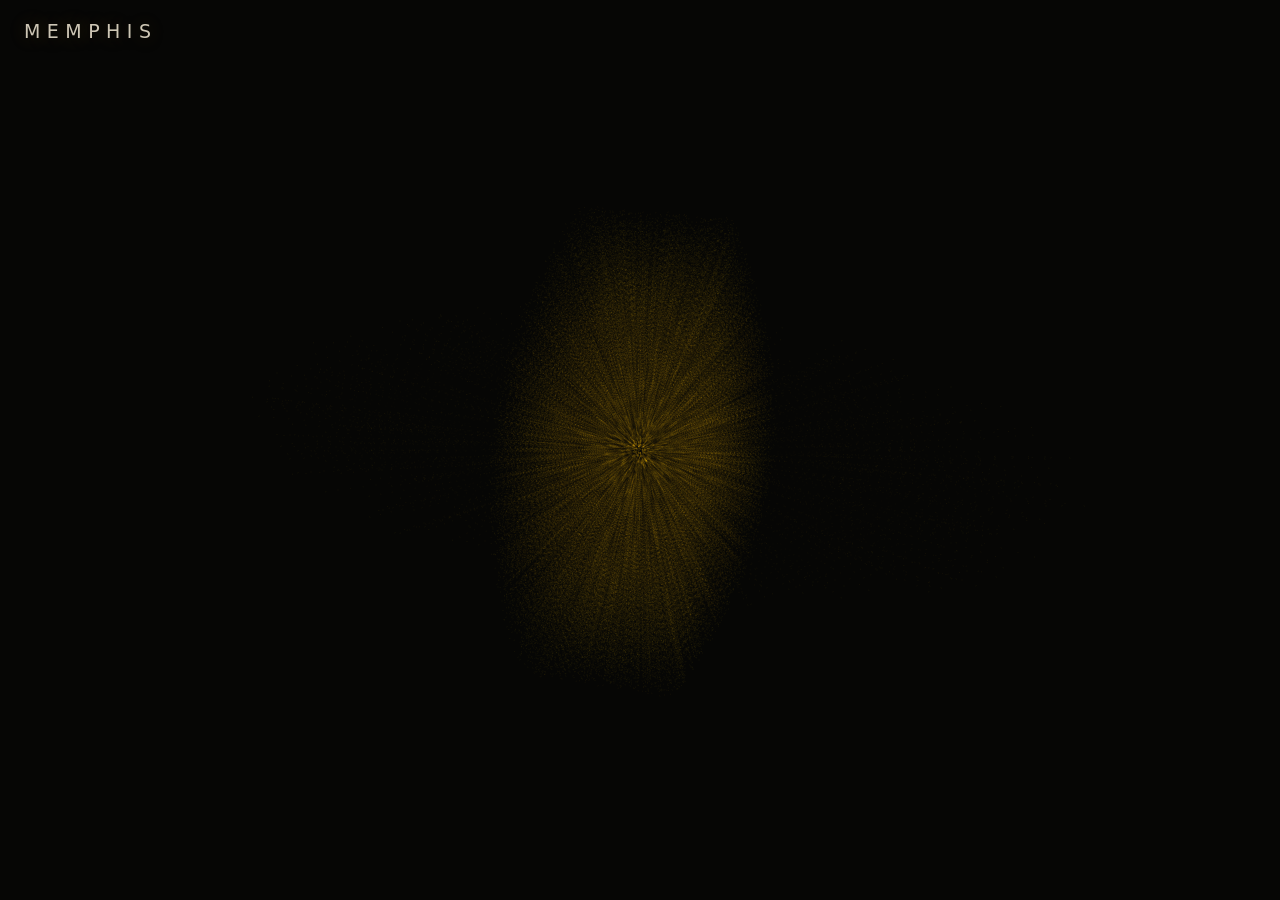
<file: preview/flock/flock.html>
<!doctype html>
<html lang="en">
<head>
<meta charset="utf-8">
<meta name="viewport" content="width=device-width, initial-scale=1, viewport-fit=cover">
<title>The Flock — Memphis</title>
<style>
  :root{
    --void:#060605; --panel:#111010F5; --edge:#2B271F; --edge-2:#3A3326;
    --ash:#938B7B; --bone:#E4DCC9; --dim:#6B6456; --gold:#C9A227; --ember:#E0452B;
    --font-display:Georgia,serif; --font-body:system-ui,sans-serif;
  }
  *{box-sizing:border-box;margin:0;padding:0;}
  html,body{height:100%;overflow:hidden;background:var(--void);color:var(--bone);font-family:var(--font-body);}
  #gl{position:fixed;inset:0;display:block;}
  /* The tuning UI (forge, state buttons, hint) is HIDDEN BY DEFAULT so it never
     flashes in the Tent. To tune in a browser, open flock.html#tune. */
  #forge,#hud,.hint{display:none;}
  body.tune #forge{display:block;}
  body.tune #hud{display:flex;}
  body.tune .hint{display:block;}
  /* The brand mark is ALWAYS visible — just "Memphis", top-left. */
  #brand{position:fixed;top:20px;left:24px;z-index:5;pointer-events:none;
    font-family:'Orbitron',system-ui,sans-serif;font-weight:500;font-size:19px;
    letter-spacing:0.34em;text-transform:uppercase;color:var(--bone);
    text-shadow:0 0 22px rgba(201,162,39,0.35),0 2px 14px rgba(0,0,0,0.7);opacity:0.9;}

  #hud{position:fixed;top:0;left:0;right:0;justify-content:flex-end;
    align-items:flex-start;padding:16px 18px;pointer-events:none;z-index:5;}
  .brand{font-family:var(--font-display);font-style:italic;font-size:21px;}
  .brand small{display:block;font-family:var(--font-body);font-style:normal;font-size:9px;
    letter-spacing:.24em;text-transform:uppercase;color:var(--gold);margin-top:3px;}
  .states{display:flex;gap:6px;flex-wrap:wrap;justify-content:flex-end;pointer-events:auto;}
  .sbtn{background:#15131055;border:1px solid var(--edge-2);color:var(--ash);font-size:11px;
    padding:7px 12px;border-radius:16px;cursor:pointer;backdrop-filter:blur(8px);}
  .sbtn:hover{color:var(--bone);border-color:var(--gold);}
  .sbtn.on{background:var(--ember);border-color:var(--ember);color:#1a0a06;font-weight:600;}

  #forge{position:fixed;left:16px;top:66px;bottom:16px;width:290px;background:var(--panel);
    border:1px solid var(--edge);border-radius:14px;padding:14px 15px;z-index:6;overflow-y:auto;
    backdrop-filter:blur(14px);box-shadow:0 20px 50px -20px #000;}
  .vrow{display:flex;align-items:center;gap:7px;padding:5px;margin:4px 0;border:1px solid var(--edge);border-radius:8px;background:#0e0d0b;cursor:grab;}
  .vrow.drop{border-color:var(--gold);}
  .vrow .h{color:var(--dim);font-size:13px;width:10px;user-select:none;}
  .vrow img,.vrow .noimg{width:72px;height:40px;border-radius:4px;object-fit:cover;background:#000;border:1px solid var(--edge);flex:none;}
  .vrow .noimg{display:grid;place-items:center;font-size:9px;color:var(--dim);}
  .vrow .lb{flex:1;font-size:11px;color:var(--ash);line-height:1.3;}
  .vrow .lb b{color:var(--bone);font-weight:600;}
  .vrow button{padding:4px 7px;font-size:10px;}
  #forge h2{font-family:var(--font-display);font-style:italic;font-size:16px;color:var(--gold);}
  #forge .sub{font-size:11px;color:var(--dim);margin-bottom:10px;}
  .sec{font-size:10px;letter-spacing:.16em;text-transform:uppercase;color:var(--gold);
    margin:15px 0 8px;padding-bottom:4px;border-bottom:1px solid var(--edge);}
  .sec:first-of-type{margin-top:2px;}
  .ctrl{display:flex;align-items:center;gap:8px;margin-bottom:7px;}
  .ctrl .nm{flex:1;font-size:11px;color:var(--ash);}
  .ctrl input[type=number]{width:62px;background:#0E0B08;border:1px solid var(--edge-2);color:var(--bone);
    font-size:12px;padding:5px 6px;border-radius:6px;font-variant-numeric:tabular-nums;font-family:var(--font-body);}
  .ctrl input[type=number]:focus{outline:none;border-color:var(--gold);}
  .ctrl input[type=range]{width:88px;-webkit-appearance:none;height:3px;border-radius:2px;
    background:linear-gradient(90deg,#4a2418,var(--gold));outline:none;}
  .ctrl input[type=range]::-webkit-slider-thumb{-webkit-appearance:none;width:12px;height:12px;border-radius:50%;
    background:var(--bone);border:2px solid var(--ember);cursor:pointer;}
  .swatches{display:grid;grid-template-columns:repeat(9,1fr);gap:4px;}
  .sw{aspect-ratio:1;border-radius:50%;cursor:pointer;border:2px solid transparent;}
  .sw.on{border-color:var(--bone);}
  .seg{display:flex;gap:4px;margin-bottom:8px;}
  .seg button{flex:1;background:#15131055;border:1px solid var(--edge-2);color:var(--ash);
    font-size:11px;padding:7px 4px;border-radius:7px;cursor:pointer;font-family:var(--font-body);}
  .seg button.on{background:var(--gold);border-color:var(--gold);color:#1a140a;font-weight:600;}
  .row{display:flex;gap:8px;margin-top:4px;}
  .row button{flex:1;background:#1d1912;border:1px solid var(--edge-2);color:var(--ash);font-size:11px;
    padding:8px;border-radius:7px;cursor:pointer;font-family:var(--font-body);}
  .row button:hover{color:var(--gold);border-color:var(--gold);}
  .note{font-size:10.5px;color:var(--dim);line-height:1.5;margin-top:7px;}
  .hint{position:fixed;right:16px;bottom:16px;font-size:11px;color:var(--dim);z-index:5;text-align:right;line-height:1.5;}
</style>
</head>
<body>
<canvas id="gl"></canvas>

<div id="brand">Memphis</div>
<div id="hud">
  <div class="states">
    <button class="sbtn on" data-s="resting">Resting</button>
    <button class="sbtn" data-s="listening">Listening</button>
    <button class="sbtn" data-s="thinking">Thinking</button>
    <button class="sbtn" data-s="speaking">Speaking</button>
  </div>
</div>

<div id="forge">
  <h2>The forge</h2>
  <div class="sub" id="editingLabel">Tuning: resting</div>
  <div class="seg" id="profSeg"><button data-p="normal" class="on">Normal</button><button data-p="writer">Writer mode</button></div>
  <div class="note">Writer mode is its own full set of settings, used while the Evrynthing Writer is open. Editing it previews it.</div>

  <div class="sec">Form</div>
  <div class="seg" id="shapeSeg">
    <button data-shape="disc" class="on">Disc</button>
    <button data-shape="diamond">Diamond</button>
    <button data-shape="rose">Rose</button>
    <button data-shape="rivers">Rivers</button>
    <button data-shape="roseknot">Rose knot</button>
    <button data-shape="sphere">Sphere</button>
  </div>
  <div id="formCtrls"></div>

  <div class="note" id="micMeter" style="font-variant-numeric:tabular-nums">Mic: no signal yet</div>

  <div class="sec">Rose</div>
  <div id="roseCtrls"></div>

  <div class="sec">Aurora</div>
  <div id="auroraCtrls"></div>
  <div class="note">Coherent, slow motion along the ribbon instead of turbulence. "Reacts to voice" adds wobble and twist while someone talks: your voice when he listens, his when he speaks.</div>

  <div class="sec">Motion</div>
  <div id="motionCtrls"></div>

  <div class="sec">Light</div>
  <div id="lightCtrls"></div>

  <div class="sec">Colour</div>
  <div class="swatches" id="sw"></div>

  <div class="sec">Camera</div>
  <div class="ctrl"><span class="nm">Distance</span><input type="number" id="num_camz" step="0.5"><input type="range" id="in_camz" step="0.5"></div>
  <div class="note">The mouse wheel moves this too. Saving stores it as the starting zoom.</div>
  <div id="viewRows"></div>
  <div class="note" id="viewLabel">Drag a view up or down to reorder. Slot 1 is the default: Memphis starts there and right-click returns there. Right-click then cycles 1 > 2 > 3 > 4. "Set" stores the current camera in that slot. "Save as defaults" keeps it all.</div>

  <div class="sec">Suits (Writer mode)</div>
  <div id="darkCtrls"></div>
  <div class="ctrl"><span class="nm">Magia</span><input type="color" id="suit_magia"></div>
  <div class="ctrl"><span class="nm">Domina</span><input type="color" id="suit_domina"></div>
  <div class="ctrl"><span class="nm">Aura</span><input type="color" id="suit_aura"></div>
  <div class="row"><button id="suitPreview">Preview Writer mode</button></div>

  <div class="sec">Save</div>
  <div class="row"><button id="saveTuning" style="display:none">Save as defaults</button><button id="closeTuning" style="display:none">Close tuner</button></div>
  <div class="row"><button id="export">Copy all settings</button><button id="reset">Reset state</button></div>
  <div class="note" id="exportNote">Changes show live. "Save as defaults" keeps them across restarts; "Reset state" goes back to the last save.</div>
</div>

<div class="hint">drag to rotate · scroll to zoom</div>

<script src="three.min.js"></script>
<!-- saved tuning (optional; written by "Save as defaults"). Missing file = baked defaults. -->
<script src="tuning.js"></script>
<script>
(function(){
  if(!window.THREE){document.body.innerHTML='<p style="padding:40px;color:#E4DCC9;font-family:sans-serif">three.min.js did not load — it must sit in the same folder as flock.html.</p>';return;}
  // Reveal the tuning UI only when opened with #tune (browser tuning). The Tent
  // loads this plain, so the forge is never shown and can't flash.
  if(location.hash.indexOf('tune')>=0){ document.body.classList.add('tune'); }

  // control definitions: key, label, min, max, step, group
  var CTRLS=[
    ['count','Particles',400,60000,100,'form'],
    ['spread','Disc size (sleep)',0.3,4,0.01,'form'],
    ['height','Vertical scale',0.1,12,0.01,'form'],
    ['tempo','Master speed',0,2,0.01,'motion'],
    ['spin','Orbit',0,4,0.01,'motion'],
    ['life','Flow / currents',0,2,0.01,'motion'],
    ['swirl','Turbulence',0,2,0.01,'motion'],
    ['pull','Gather',0.005,0.25,0.001,'motion'],
    ['voiceGain','Voice response (he speaks)',0,3,0.01,'motion'],
    ['micGain','Mic response (you speak)',0,3,0.01,'motion'],
    ['flow','Rose flow',0.02,1.5,0.01,'motion'],
    ['size','Grain size',0.02,1.2,0.01,'light'],
    ['soft','Softness (grain↔glow)',0,1,0.01,'light'],
    ['trail','Trails',0,0.94,0.01,'light'],
    ['sat','Saturation',0,1.6,0.01,'light'],
    ['bri','Brightness',0.3,2.5,0.01,'light'],
    ['glow','Glow',0,2,0.01,'light'],
    ['depthFade','Depth fade',0,1,0.01,'light'],
    ['roseSize','Diameter',0.2,3,0.01,'rose'],
    ['fill','Petal fill',0,1,0.01,'rose'],
    ['thick','Thickness',0,0.6,0.01,'rose'],
    ['roseTurb','Turbulence on rose',0,1.5,0.01,'rose'],
    ['sway','Sway (screensaver)',0,0.8,0.01,'rose'],
    ['knot','Knot depth (Rose knot)',0,1.2,0.01,'rose'],
    ['knotStill','Knot depth when still (x)',0,1,0.01,'rose'],
    ['drift','Screensaver motion (always on)',0,1,0.01,'rose'],
    ['driftSpeed','Screensaver speed',0.2,5,0.01,'rose'],
    ['twist','Aurora: twist',0,1,0.01,'aurora'],
    ['wobble','Aurora: wobble',0,1,0.01,'aurora'],
    ['shimmer','Aurora: shimmer',0,1,0.01,'aurora'],
    ['aurSpeed','Aurora: speed',0,2,0.01,'aurora'],
    ['react','Aurora: reacts to voice',0,3,0.01,'aurora'],
    ['ripple','Ripple along the flow (wobble)',0,3,0.01,'aurora'],
    ['twistPulse','Travelling twist',0,2,0.01,'aurora'],
    ['streak','Light streak',0,3,0.01,'aurora'],
    ['blend','Suit blend length',0.05,0.5,0.01,'dark'],
    ['smoke','Darkness: smoke strength',0,3,0.01,'dark'],
    ['rim','Darkness: eclipse rim',0,1,0.01,'dark'],
    ['backdrop','Backdrop glow',0,1,0.01,'dark'],
    ['gap','River gap (Rivers)',0,0.6,0.01,'rose']
  ];

  // Sindre's tuned values (forge, 2026-11-01).
  var STATES={
    resting:  {shape:'disc', count:40000, spread:2.6, height:8, tempo:0.35, spin:0.05, life:0, swirl:0, pull:0.015, flow:1, size:0.025, soft:1, trail:0.94, sat:1.09, bri:0.3, color:'#C9A227', roseSize:1, fill:0.3, thick:0.1, knot:0.45, gap:0.16, sway:0.2, roseTurb:0.4, knotStill:0.25, voiceGain:0.6, micGain:1.0, glow:0.0, depthFade:0.0, blend:0.3, smoke:1, rim:0, backdrop:0, twist:0, wobble:0, shimmer:0, aurSpeed:0.5, react:0, ripple:0, twistPulse:0, streak:0, drift:0, driftSpeed:1},
    listening:{shape:'roseknot', count:40000, spread:0.3, height:2.5, tempo:0, spin:4, life:0.25, swirl:0, pull:0.01, flow:0.12, size:0.02, soft:0, trail:0.94, sat:0.84, bri:2.5, color:'#C9A227', roseSize:1, fill:0.24, thick:0.06, knot:0.99, gap:0, sway:0.8, roseTurb:0.4, knotStill:0.25, voiceGain:0.6, micGain:2, glow:0.0, depthFade:0.0, blend:0.3, smoke:1, rim:0, backdrop:0, twist:0, wobble:0, shimmer:0, aurSpeed:0.5, react:0.7, ripple:0, twistPulse:0.3, streak:1, drift:0, driftSpeed:1},
    thinking: {shape:'roseknot', count:40000, spread:0.3, height:2.5, tempo:0, spin:4, life:0.25, swirl:0, pull:0.01, flow:0.9, size:0.02, soft:0, trail:0.94, sat:0.84, bri:2.5, color:'#FFB36A', roseSize:0.6, fill:0.24, thick:0.06, knot:0.99, gap:0, sway:0.8, roseTurb:0.4, knotStill:0.25, voiceGain:0.6, micGain:2, glow:0.0, depthFade:0.0, blend:0.3, smoke:1, rim:0, backdrop:0, twist:0.2, wobble:0, shimmer:0, aurSpeed:2.5, react:1.5, ripple:0, twistPulse:1, streak:1, drift:1, driftSpeed:7},
    speaking: {shape:'roseknot', count:40000, spread:0.3, height:2.5, tempo:0, spin:4, life:0, swirl:0, pull:0.01, flow:0.55, size:0.02, soft:0, trail:0.94, sat:0.84, bri:2.5, color:'#C9A227', roseSize:1, fill:0.24, thick:0.06, knot:0.99, gap:0, sway:0.8, roseTurb:0.4, knotStill:0.25, voiceGain:0.8, micGain:2, glow:0.0, depthFade:0.0, blend:0.3, smoke:1, rim:0, backdrop:0, twist:0.35, wobble:0.3, shimmer:0.45, aurSpeed:0.5, react:0.9, ripple:0, twistPulse:0.3, streak:1, drift:0, driftSpeed:1}
  };
  // SAVED TUNING: tuning.js (written by the forge's "Save as defaults" in the Tent)
  // sets window.FLOCK_TUNING. Merge only known keys of the right type, so a bad or
  // old file can never break the flock; anything missing keeps the baked value.
  (function(){ var T=window.FLOCK_TUNING; if(!T||typeof T!=='object'||!T.states) return;
    for(var st in STATES){ var src=T.states[st]; if(!src||typeof src!=='object') continue;
      for(var k in STATES[st]){ if(!(k in src)) continue;
        var v=src[k], cur=STATES[st][k];
        if(typeof cur==='number' && typeof v==='number' && isFinite(v)) STATES[st][k]=v;
        else if(k==='shape' && ['disc','diamond','sphere','rose','rivers','roseknot'].indexOf(v)>=0) STATES[st][k]=v;
        else if(k==='color' && /^#[0-9a-fA-F]{6}$/.test(v)) STATES[st][k]=v; } }
  })();
  // WRITER MODE: a complete second set of states, used while the Evrynthing Writer
  // is open (and while previewing it in the forge). Starts as a copy of the normal
  // set; saved separately as writerStates.
  var WSTATES=JSON.parse(JSON.stringify(STATES));
  (function(){ var T=window.FLOCK_TUNING; if(!T||typeof T!=='object'||!T.writerStates) return;
    for(var st in WSTATES){ var src=T.writerStates[st]; if(!src||typeof src!=='object') continue;
      for(var k in WSTATES[st]){ if(!(k in src)) continue;
        var v=src[k], cur=WSTATES[st][k];
        if(typeof cur==='number' && typeof v==='number' && isFinite(v)) WSTATES[st][k]=v;
        else if(k==='shape' && ['disc','diamond','sphere','rose','rivers','roseknot'].indexOf(v)>=0) WSTATES[st][k]=v;
        else if(k==='color' && /^#[0-9a-fA-F]{6}$/.test(v)) WSTATES[st][k]=v; } }
  })();
  var DEFAULTS=JSON.parse(JSON.stringify(STATES)), WDEFAULTS=JSON.parse(JSON.stringify(WSTATES));
  var editProfile='normal';                       // which set the forge edits
  function PROF(){ return editProfile==='writer'?WSTATES:STATES; }
  // profMix: 0 = normal set, 1 = writer set; eased (~2s) so opening the Writer
  // glides between the two looks instead of jumping.
  var profMix=0, _blend={}, _cA=new THREE.Color(), _cB=new THREE.Color();
  function getTarget(st){
    if(profMix<0.001) return STATES[st];
    if(profMix>0.999) return WSTATES[st];
    var a=STATES[st], b=WSTATES[st], o=_blend[st]||(_blend[st]={});
    for(var k in a){ if(typeof a[k]==='number') o[k]=a[k]+(b[k]-a[k])*profMix; }
    o.shape = profMix<0.5 ? a.shape : b.shape;
    o.color = '#'+_cA.set(a.color).lerp(_cB.set(b.color),profMix).getHexString();
    return o; }
  var editing='resting', curState='resting';
  var C=JSON.parse(JSON.stringify(STATES.resting));

  var PALETTE=['#FF6A3D','#E0452B','#FF3D5A','#FF8A4D','#FFB36A','#FFD98A','#C9A227','#E8E04A','#9ACD32',
    '#5DCAA5','#2FB3C9','#378ADD','#5B6EE0','#7F77DD','#A77DFF','#D4537E','#FF5FA0','#FFFFFF'];

  var scene=new THREE.Scene();
  var cam=new THREE.PerspectiveCamera(60, innerWidth/innerHeight, 0.1, 300); cam.position.set(0,0,40);
  window.__flockCam=cam; // harmless hook so the Tent can set zoom (no effect in the browser)
  var renderer=new THREE.WebGLRenderer({canvas:document.getElementById('gl'),antialias:true});
  renderer.setPixelRatio(Math.min(devicePixelRatio,2)); renderer.setSize(innerWidth,innerHeight);
  // Full clear each frame now — trails are real world-space geometry, not screen
  // residue, so there is nothing to leave burned into the background.
  renderer.setClearColor(0x060605,1); renderer.autoClearColor=true;

  // two sprites: hard grain + soft glow; we blend size/opacity by softness,
  // and swap the map when softness crosses 0.5 for a true hard-edge grain.
  function mkSprite(hard){
    var c=document.createElement('canvas');c.width=c.height=64;var x=c.getContext('2d');
    var g=x.createRadialGradient(32,32,0,32,32,32);
    if(hard){
      g.addColorStop(0,'rgba(255,255,255,1)');g.addColorStop(0.42,'rgba(255,255,255,1)');
      g.addColorStop(0.52,'rgba(255,255,255,0.0)');g.addColorStop(1,'rgba(255,255,255,0)');
    }else{
      g.addColorStop(0,'rgba(255,255,255,1)');g.addColorStop(0.18,'rgba(255,255,255,0.7)');
      g.addColorStop(0.5,'rgba(255,255,255,0.12)');g.addColorStop(1,'rgba(255,255,255,0)');
    }
    x.fillStyle=g;x.fillRect(0,0,64,64);return new THREE.CanvasTexture(c);
  }
  var hardTex=mkSprite(true), softTex=mkSprite(false);

  // ROSE FAMILY (rose / rivers / rose knot). Its look is tuned PER STATE in the
  // forge's "Rose" section: roseSize, fill, thick, knot, gap, sway, roseTurb.
  // Travel speed along the curve is the per-state 'flow' (Motion > Rose flow).
  // The gather needed to keep the petals sharp is DERIVED from that speed (see
  // rosePull in animate): a soft spring chasing a fast target cuts the corners
  // and turns the petals into a propeller, but a slow flow needs almost none.
  var ROSE_BASE=13.455;     // rose radius at roseSize 1 (the size you approved)
  var ROSE_WAKE_PULL=0.022; // rose wake: soft gather (sleep uses 0.015) so the wake glides
  var ZOOM_MIN=10.5;        // closest zoom: the 5 closest wheel notches (2 units each) removed
  var BASE_COUNT=10136;     // the original flock. Particles above this are the 'extra'
                            // density for the rose: always simulated, but faded in only
                            // while awake, so resting looks exactly as tuned and nothing
                            // streaks in from off-screen or blinks out on sleep.
  var RP=null;
  // REAL VOICE: the brain sends the loudness curve of each line Memphis speaks
  // (via the Tent: window.__flockVoice(hopMs, [0..99,...]) just as playback starts;
  // __flockVoice(null) = stopped). The flock plays it back in sync, so he swells on
  // stressed syllables and settles in pauses. VOICE_LAG covers the sound card's
  // output delay. Without a curve (older brain) speaking falls back to the old flicker.
  var VOICE_LAG=90;   // ms
  // YOUR VOICE: while Memphis listens, the brain sends your mic level ~10x/s
  // (window.__flockMic(0..99)). The petals ripple and brighten with it.
  var micTarget=0, micLevel=0, micPhase=0, micLast=0;
  var MIC_FLOW=6;   // how much faster the rose flows at full mic level (x Mic response)
  var VOICE_FLOW=2; // and, gently, while Memphis himself speaks (x Voice response)
  var micSlow=0, voiceSlow=0;
  // AURORA clock: its own time, so it moves even at Master speed 0; Memphis's voice
  // speeds it up and makes it dance harder (aurAmp)
  var aurPhase=0, aurAmp=1, WOB=0;
  // ripple pulses: born on each burst of speech, travel centre -> tips
  var PULSES=[], P_FRONT=new Float32Array(8), P_AMP=new Float32Array(8), NPULSE=0;
  var rLow=0, lastPulse=0, RIP_SPEED=1.2, RIP_START=2;   // petals/second (whole loop ~2.5s); start = where the flow enters the Aura petal
  var _RX=0,_RY=0,_RZ=0, ripOff=null;   // per-particle ripple offset, applied after the spring
  window.__flockMic=function(v){ micTarget=Math.max(0,Math.min(1,(+v||0)/99)); micLast=performance.now();
    var m=document.getElementById('micMeter'); if(m) m.textContent='Mic: '+Math.round(micTarget*99)+' / 99 (live from the brain)'; };
  // THE THREE SUITS: while the Evrynthing Writer is open (the Tent calls
  // __flockSuits(true/false)), each petal takes a suit colour and every particle
  // changes colour as it passes through the centre into the next petal, so the
  // flow shows the cycle Magia -> Domina -> Aura -> Magia. The centre stays gold.
  var suitsOn=false, suitsPreview=false, suitsMix=0;
  var SUITS={magia:'#4FB3E8', domina:'#6FBF4A', aura:'#A77DFF'};   // provisional; set in the forge
  try{ var _sv=window.FLOCK_TUNING.view.suits; ['magia','domina','aura'].forEach(function(k){
    if(_sv&&/^#[0-9a-fA-F]{6}$/.test(_sv[k])) SUITS[k]=_sv[k]; }); }catch(e){}
  var suitCol=[new THREE.Color(),new THREE.Color(),new THREE.Color()];
  // A near-black suit can't be drawn as light (additive light can only brighten),
  // so it becomes DARKNESS: those particles stop glowing and are drawn instead as
  // soft dark smoke in a second, normally-blended layer on top. It eats the light
  // of anything it passes over and shows as a faint smoky shape against the void.
  var suitDark=[false,false,false];
  function refreshSuits(){ suitCol[0].set(SUITS.magia); suitCol[2].set(SUITS.domina); suitCol[1].set(SUITS.aura);
    for(var k=0;k<3;k++){ var c=suitCol[k]; suitDark[k]=(0.2126*c.r+0.7152*c.g+0.0722*c.b)<0.03; } }
  refreshSuits();   // petal 0 deg = Magia, 120 = Aura, 240 = Domina (the flow visits 0 -> 240 -> 120)
  window.__flockSuits=function(on){ suitsOn=!!on; };
  var voiceEnv=null, gotRealVoice=false, voiceLevel=0;
  window.__flockVoice=function(hopMs, env){
    if(!env||!env.length){ voiceEnv=null; return; }
    gotRealVoice=true; voiceEnv={hop:Math.max(5,+hopMs||40), env:env, t0:performance.now()+VOICE_LAG}; };
  function voiceTarget(){ if(!voiceEnv) return 0;
    var f=(performance.now()-voiceEnv.t0)/voiceEnv.hop; if(f<0) return 0;
    var i=Math.floor(f); if(i>=voiceEnv.env.length-1){ if(i>=voiceEnv.env.length) voiceEnv=null; return 0; }
    var a=voiceEnv.env[i], b=voiceEnv.env[i+1]; return (a+(b-a)*(f-i))/99; }
  // STILL vs SCREENSAVER. By default the rose stands still, face-on, and reads as
  // a rose (particles still flow along it). After IDLE_MS with no input (mouse,
  // wheel, keys, touch) and no state change, it eases into screensaver mode:
  // sway, a slow turn in the screen plane, and the knot's full depth. Any input
  // eases it back. idleMix: 0 = still, 1 = screensaver.
  var IDLE_MS=10*1000;   // screensaver after 10s without input
  var lastInput=performance.now(), idleMix=0;
  // DRIFT: a state can also have the screensaver's motion ALWAYS on (thinking does:
  // a smaller, faster screensaver). motionMix = whichever is stronger.
  var driftMix=0, motionMix=0;
  function touched(){ lastInput=performance.now(); }
  ['pointermove','pointerdown','wheel','keydown','touchstart'].forEach(function(ev){
    window.addEventListener(ev,touched,{capture:true,passive:true}); });              // rose params for this frame (= the target state)
  var MAX=60000;        // raised cap so states can use many more particles (denser = less "low-res")
  var CORE_FRAC=0.0283; // outer sphere down to ~20% of before — a sparse scatter of petals; diamond unchanged
  var pos=new Float32Array(MAX*3), col=new Float32Array(MAX*3);
  var seed=new Float32Array(MAX), radius=new Float32Array(MAX), theta=new Float32Array(MAX), phi=new Float32Array(MAX);
  var isCore=new Uint8Array(MAX);  // 1 = this particle belongs to the core nucleus
  for(var i=0;i<MAX;i++){ radius[i]=Math.pow(Math.random(),0.6); theta[i]=Math.random()*6.283;
    phi[i]=Math.acos(2*Math.random()-1); seed[i]=Math.random()*6.283; pos[i*3]=0;pos[i*3+1]=0;pos[i*3+2]=0;
    isCore[i]=(Math.random()<CORE_FRAC)?1:0; }
  // ---------- GLOW (bloom) + DEPTH FADE ----------
  // Glow: the frame is rendered to a texture, blurred at 1/2 and 1/4 size, and
  // added back on top, so bright strands bleed soft light. Off (direct render, no
  // cost) when the state's Glow is 0. Depth fade: fog that dims far particles so
  // the knot's over/under reads. Both are per-state forge sliders (Light).
  var glowRT=null, fsCam=new THREE.OrthographicCamera(-1,1,1,-1,0,1), fsScene=new THREE.Scene();
  var fsQuad=new THREE.Mesh(new THREE.PlaneGeometry(2,2)); fsScene.add(fsQuad);
  var VS='varying vec2 vUv; void main(){ vUv=uv; gl_Position=vec4(position.xy,0.,1.); }';
  // the first downsample drops anything as dark as the background (thr), so only
  // the strands glow and the black stays black
  var copyMat=new THREE.ShaderMaterial({uniforms:{tex:{value:null},thr:{value:0}},vertexShader:VS,depthTest:false,depthWrite:false,
    fragmentShader:'uniform sampler2D tex; uniform float thr; varying vec2 vUv; void main(){ vec4 c=texture2D(tex,vUv); gl_FragColor=vec4(max(c.rgb-thr,0.),1.); }'});
  var blurMat=new THREE.ShaderMaterial({uniforms:{tex:{value:null},dir:{value:new THREE.Vector2()}},vertexShader:VS,depthTest:false,depthWrite:false,
    fragmentShader:'uniform sampler2D tex; uniform vec2 dir; varying vec2 vUv; void main(){'+
      'vec4 c=texture2D(tex,vUv)*0.227027;'+
      'c+=texture2D(tex,vUv+dir*1.3846)*0.316216; c+=texture2D(tex,vUv-dir*1.3846)*0.316216;'+
      'c+=texture2D(tex,vUv+dir*3.2308)*0.070270; c+=texture2D(tex,vUv-dir*3.2308)*0.070270;'+
      'gl_FragColor=c; }'});
  var compMat=new THREE.ShaderMaterial({uniforms:{base:{value:null},b1:{value:null},b2:{value:null},k:{value:0}},vertexShader:VS,depthTest:false,depthWrite:false,
    fragmentShader:'uniform sampler2D base,b1,b2; uniform float k; varying vec2 vUv; void main(){'+
      'gl_FragColor=texture2D(base,vUv)+k*(0.7*texture2D(b1,vUv)+1.1*texture2D(b2,vUv));'+
      '\n#include <colorspace_fragment>\n}'});
  function mkRT(w,h){ return new THREE.WebGLRenderTarget(Math.max(1,w|0),Math.max(1,h|0),{type:THREE.HalfFloatType,depthBuffer:true}); }
  function ensureGlowRT(){ var v=renderer.getDrawingBufferSize(new THREE.Vector2());
    if(glowRT&&glowRT.w===v.x&&glowRT.h===v.y) return;
    if(glowRT) ['s','a','b','c','d'].forEach(function(k){ glowRT[k].dispose(); });
    glowRT={w:v.x,h:v.y,s:mkRT(v.x,v.y),a:mkRT(v.x/2,v.y/2),b:mkRT(v.x/2,v.y/2),c:mkRT(v.x/4,v.y/4),d:mkRT(v.x/4,v.y/4)}; }
  function pass(mat,target){ fsQuad.material=mat; renderer.setRenderTarget(target); renderer.render(fsScene,fsCam); }
  function blur2(src,tmp){ blurMat.uniforms.tex.value=src.texture; blurMat.uniforms.dir.value.set(1.5/src.width,0); pass(blurMat,tmp);
    blurMat.uniforms.tex.value=tmp.texture; blurMat.uniforms.dir.value.set(0,1.5/src.height); pass(blurMat,src); }
  var fog=new THREE.Fog(0x000000,1,2);
  function renderFrame(){
    // depth fade: linear fog from the rose's near edge to past its far edge
    if(C.depthFade>0.01){ var Rf=ROSE_BASE*(C.roseSize||1); scene.fog=fog;
      fog.near=Math.max(0.1,cam.position.z-Rf); fog.far=fog.near+1.4*Rf/C.depthFade; }   // at 1: gone by 70% of the depth
    else scene.fog=null;
    darkScene.fog=scene.fog;
    if(!(C.glow>0.01)){ renderer.setRenderTarget(null); renderer.render(scene,cam); drawDark(); return; }
    ensureGlowRT();
    renderer.setRenderTarget(glowRT.s); renderer.clear(); renderer.render(scene,cam);
    copyMat.uniforms.thr.value=0.012;
    copyMat.uniforms.tex.value=glowRT.s.texture; pass(copyMat,glowRT.a); blur2(glowRT.a,glowRT.b);
    copyMat.uniforms.thr.value=0;
    copyMat.uniforms.tex.value=glowRT.a.texture; pass(copyMat,glowRT.c); blur2(glowRT.c,glowRT.d); blur2(glowRT.c,glowRT.d);
    compMat.uniforms.base.value=glowRT.s.texture; compMat.uniforms.b1.value=glowRT.a.texture; compMat.uniforms.b2.value=glowRT.c.texture;
    compMat.uniforms.k.value=C.glow; pass(compMat,null); drawDark(); }
  function drawDark(){ if(!dpoints.visible) return; var ac=renderer.autoClear; renderer.autoClear=false;
    renderer.setRenderTarget(null); renderer.render(darkScene,cam); renderer.autoClear=ac; }
  var geo=new THREE.BufferGeometry();
  geo.setAttribute('position',new THREE.BufferAttribute(pos,3));
  geo.setAttribute('color',new THREE.BufferAttribute(col,3));
  var mat=new THREE.PointsMaterial({size:0.1,map:hardTex,transparent:true,depthWrite:false,
    blending:THREE.AdditiveBlending,vertexColors:true,sizeAttenuation:true});
  var points=new THREE.Points(geo,mat); scene.add(points);
  // darkness layer (see suitDark): same positions, RGBA colours, normal blending
  var darkCol=new Float32Array(MAX*4);
  var dgeo=new THREE.BufferGeometry();
  dgeo.setAttribute('position',geo.attributes.position);
  dgeo.setAttribute('color',new THREE.BufferAttribute(darkCol,4));
  var dmat=new THREE.PointsMaterial({size:0.1,map:softTex,transparent:true,depthWrite:false,
    blending:THREE.NormalBlending,vertexColors:true,sizeAttenuation:true});
  var dpoints=new THREE.Points(dgeo,dmat); dpoints.renderOrder=5; dpoints.frustumCulled=false;
  // 5. the darkness lives in its OWN scene, drawn after everything (after the glow
  // too), so it eats the halo around it instead of being washed over by it
  var darkScene=new THREE.Scene(); darkScene.add(dpoints);
  var backdrop=new THREE.Sprite(new THREE.SpriteMaterial({map:softTex,transparent:true,depthWrite:false,depthTest:false,
    blending:THREE.AdditiveBlending,opacity:0})); backdrop.renderOrder=-10; backdrop.visible=false; scene.add(backdrop);
  var DARK_ALPHA=0.55, DARK_SIZE=3.2, anyDark=false;
  var baseColor=new THREE.Color(C.color);

  // ---- TRUE COMET TAILS: per-particle position history drawn as fading echo
  // points in WORLD space. These transform with the camera (zoom moves the
  // tails too) and leave NO screen burn, because we now clear the frame fully.
  // Each particle gets HIST echoes of its recent positions, each dimmer + smaller.
  var HIST=10;                               // tail length in frames
  var trailPos=new Float32Array(MAX*HIST*3); // ring buffer of past positions
  var trailCol=new Float32Array(MAX*HIST*3);
  var histHead=0;                            // ring write index
  var tgeo=new THREE.BufferGeometry();
  tgeo.setAttribute('position',new THREE.BufferAttribute(trailPos,3));
  tgeo.setAttribute('color',new THREE.BufferAttribute(trailCol,3));
  var tmat=new THREE.PointsMaterial({size:0.1,map:softTex,transparent:true,depthWrite:false,
    blending:THREE.AdditiveBlending,vertexColors:true,sizeAttenuation:true});
  var tpoints=new THREE.Points(tgeo,tmat); scene.add(tpoints);

  function isRose(s){ return s==='rose'||s==='rivers'||s==='roseknot'; }
  function homeFor(i,ang,shape,spread,height){
    _RX=0; _RY=0; _RZ=0;
    var r=radius[i],hx,hy,hz;
    // CORE NUCLEUS: a sphere at the centre, present in ALL shapes. Its size
    // SCALES WITH SPREAD so it's a tight dense heart in the awake diamond
    // (spread~0.3) but spreads out loose to blend into the galaxy at rest
    // (spread~1.3) instead of sitting as an odd clump.
    // The rose family has NO heart: its 'core' particles join the curve, so only
    // the rose itself is drawn. Disc/diamond/sphere keep the core sphere.
    if(isCore[i] && !isRose(shape)){
      var cr=Math.pow(r,0.5)*3.2*(0.4+spread*3.0);  // grows a lot as the state spreads
      hx=cr*Math.sin(phi[i])*Math.cos(ang);
      hz=cr*Math.sin(phi[i])*Math.sin(ang);
      hy=cr*Math.cos(phi[i])*(0.5+height*0.3);      // follow the vertical stretch a bit
      return [hx,hy,hz];
    }
    if(shape==='disc'){ var rr=r*16*spread; hx=Math.cos(ang)*rr; hz=Math.sin(ang)*rr;
      // TALL FIELD: an even vertical spread (u is uniform in -1..1; the old sin()
      // piled particles onto a top and bottom sheet), thinning gently toward the
      // rim, so at rest the whole screen is filled. Height = Vertical scale.
      var u=seed[i]/Math.PI-1, rim=rr/(16*spread);
      hy=u*3*height*(1-0.5*rim*rim);
    }else if(shape==='sphere'){ var R=r*13*spread;
      hx=R*Math.sin(phi[i])*Math.cos(ang); hz=R*Math.sin(phi[i])*Math.sin(ang); hy=R*Math.cos(phi[i])*height;
    }else if(isRose(shape)){
      // THREE-PETALLED ROSE r = cos(3*ang), facing the camera (XY plane).
      // As ang advances with the orbit, each particle TRAVELS along the curve:
      // it rushes through the centre and slows at the petal tips (arc speed is
      // 3x lower there), so tips read denser/brighter. 'fill' sets how far
      // particles spread inward from the outline (0 = pure line, 1 = full petals).
      var Rr=ROSE_BASE*RP.roseSize;
      var band=1-RP.fill*Math.pow(1-r,1.5);          // most particles near the outline
      if(shape==='rivers'){
        // THREE RIVERS: each particle keeps to ONE petal (i%3) and circles it as
        // a closed loop; each petal is pushed outward by 'gap' so the three
        // never touch at the centre.
        var k=i%3, th=((ang%1.0472)+1.0472)%1.0472-0.5236;   // local angle in one petal
        var pr=Rr*Math.cos(3*th)*band;
        var lx=pr*Math.cos(th)+Rr*RP.gap, ly=pr*Math.sin(th);
        var ka=k*2.0944, ck=Math.cos(ka), sk=Math.sin(ka);
        hx=lx*ck-ly*sk; hy=lx*sk+ly*ck;
        hz=Math.cos(phi[i])*Rr*RP.thick;
      }else{
        var rr2=Rr*Math.cos(3*ang)*band;
        hx=rr2*Math.cos(ang); hy=rr2*Math.sin(ang);
        hz=Math.cos(phi[i])*Rr*RP.thick;              // thin depth so it isn't paper-flat
        // AURORA (all smooth, low-frequency, travelling along the ribbon — never
        // per-particle noise, which is what read as "water spouting"):
        //  twist  = the ribbon's cross-section turns over slowly along its length
        //  wobble = curtain-like waves sway the ribbon in depth and gently in/out
        // RIPPLE (RG ribbon): each burst of speech sends a smooth wave along the
        // WHOLE ribbon in the direction of flow: it starts at the crossing where the
        // flow enters the Aura petal (Writer mode: where white meets gold), runs
        // through all three petals and ends back where it started.
        // sL = position along the loop in petals (0..3); twin-safe (ang+PI -> +3).
        // TRAVELLING TWIST: the same waves also carry a short stretch where the
        // ribbon rotates around its own centreline (up to a full flip), moving along
        // the flow. twp = twist angle as a fraction of PI.
        var rip=0, twp=0; _RX=0; _RY=0; _RZ=0;
        if(NPULSE>0 && (RP.ripple>0.001 || RP.twistPulse>0.001)){ var u6r=(ang+0.5236)/1.0472, sL=((u6r%3)+3)%3;
          for(var q=0;q<NPULSE;q++){ var x=sL-P_FRONT[q]; x=((x+1.5)%3+3)%3-1.5;
            if(x>-0.45&&x<0.45){ rip+=P_AMP[q]*Math.exp(-x*x/0.0144)*Math.sin(x*21);
              twp+=P_AMP[q]*Math.exp(-x*x/0.03); } }
          rip*=(RP.ripple||0); twp*=(RP.twistPulse||0); }
        if(RP.twist>0.001 || WOB>0.001 || rip!==0 || twp!==0){
          var Or=Rr*Math.cos(3*ang), dl=rr2-Or, z0=hz;
          // capped below a quarter-turn (0.42*PI): past that the band goes edge-on,
          // which from the screensaver's angle reads as tears and gaps in the ribbon
          if(RP.twist>0.001){ var tau=Math.max(-1.32,Math.min(1.32,RP.twist*Math.PI*Math.min(1.4,aurAmp)*Math.sin(2*ang+aurPhase)));
            // rotate in REAL space: dl is signed with cos(3*ang), which flips between the
            // rose's two traces, so convert to the physical outward offset (sg) first
            var sg=Or>=0?1:-1, dp=dl*sg, ct=Math.cos(tau), st=Math.sin(tau);
            var dp2=dp*ct-z0*st; z0=dp*st+z0*ct; dl=dp2*sg; }
          var rw=1;
          // NOTE: a 3-petal rose is traced TWICE per turn (ang and ang+PI land on the
          // same point), so every wave here uses an EVEN multiple of ang — an odd one
          // pushes the two copies apart and you see two roses.
          if(WOB>0.001){ var wv=Math.sin(2*ang-0.8*aurPhase)+0.5*Math.sin(6*ang+1.3*aurPhase);
            z0+=WOB*Rr*0.10*wv; rw=1+WOB*0.06*Math.sin(4*ang-aurPhase*0.7); }
          // sideways sway: the petals bend left/right like curtains (visible face-on)
          var da=(WOB>0.001)? WOB*0.09*Math.sin(4*ang+0.9*aurPhase) : 0;
          var r3=(Or+dl)*rw; hx=r3*Math.cos(ang+da); hy=r3*Math.sin(ang+da); hz=z0;
          // the ripple is too quick for the particles' soft spring to follow, so it is
          // returned as an OFFSET (_RX/_RY/_RZ) that the loop adds straight onto the
          // drawn position, bypassing the spring
          if(rip!==0 || twp!==0){
            var dl1=dl, z1=z0;
            if(twp!==0){   // rotate around the band's centreline, in real space (twin-safe)
              var sg1=Or>=0?1:-1, cB=-Math.abs(Or)*(RP.fill||0.3)*0.25, tw=twp*Math.PI;
              var dp1=dl*sg1-cB, ct1=Math.cos(tw), st1=Math.sin(tw);
              var dpr=dp1*ct1-z0*st1; z1=dp1*st1+z0*ct1; dl1=(dpr+cB)*sg1; }
            var da1=da+rip*0.07, r31=(Or+dl1)*rw*(1+rip*0.03);
            _RX=r31*Math.cos(ang+da1)-hx; _RY=r31*Math.sin(ang+da1)-hy; _RZ=(z1-z0)+rip*Rr*0.05; } }
        // ROSE KNOT: the same single curve, but z = sin(2*ang) puts its three passes
        // through the centre at three different depths (+, 0, -). One river, three
        // petals, one centre, and the strands pass over/under instead of colliding.
        // depth is partial when still (a face-on rose; full depth there only adds
        // perspective distortion) and full in screensaver mode, where it shows.
        if(shape==='roseknot'){ hz+=Math.sin(2*ang)*Rr*RP.knot*lerp(RP.knotStill,1,motionMix); }
      }
    }else{ var R2=(0.35+0.65*r)*13*spread;
      var sx=Math.cos(ang)*Math.sin(phi[i]), sz=Math.sin(ang)*Math.sin(phi[i]), sy=Math.cos(phi[i])*height;
      var L1=Math.abs(sx)+Math.abs(sy)+Math.abs(sz)+1e-4;
      hx=(sx/L1)*R2; hy=(sy/L1)*R2*1.25; hz=(sz/L1)*R2; }
    return [hx,hy,hz];
  }

  // ---------- CAMERA / VIEW ----------
  // The view orientation is a quaternion (qUser), turned about the SCREEN's axes:
  // horizontal drags spin around the vertical axis, vertical drags around the
  // horizontal one, in any orientation and endlessly in both directions (the old
  // angle pair had to stop at the poles to avoid flipping).
  var dragging=false,px,py,autoRot=0;
  var AX_X=new THREE.Vector3(1,0,0), AX_Y=new THREE.Vector3(0,1,0), _qt=new THREE.Quaternion();
  var Q_DEFAULT=new THREE.Quaternion().setFromAxisAngle(AX_X,0.25);   // the default slight tilt
  var HOME_Z=null;   // default view's zoom, if you've set one (forge: Camera > Set as default view)
  try{ var _h=window.FLOCK_TUNING.view.home;
    if(_h&&Array.isArray(_h.q)&&_h.q.length===4&&_h.q.every(isFinite)&&+_h.z>=ZOOM_MIN&&+_h.z<=100){
      Q_DEFAULT.fromArray(_h.q.map(Number)).normalize(); HOME_Z=+_h.z; } }catch(e){}
  var qUser=Q_DEFAULT.clone();
  function turnView(aroundY, aroundX){
    if(aroundY){ _qt.setFromAxisAngle(AX_Y,aroundY); qUser.premultiply(_qt); }
    if(aroundX){ _qt.setFromAxisAngle(AX_X,aroundX); qUser.premultiply(_qt); }
    qUser.normalize(); }
  var cv=renderer.domElement;
  cv.addEventListener('pointerdown',function(e){ if(e.button!==0) return; dragging=true;px=e.clientX;py=e.clientY;});

  // SAVED VIEWS. Right-click: if you've moved the camera, glide back to the
  // default view; if you're sitting on a saved view, glide to the NEXT one
  // (default -> 1 -> 2 -> 3 -> default...). Empty slots are skipped. Views are
  // stored in the forge (Camera > Store 1/2/3) and kept by "Save as defaults".
  function defaultZoom(){ if(HOME_Z) return HOME_Z; try{ var z=+window.FLOCK_TUNING.view.startZoom; if(z>=ZOOM_MIN&&z<=100) return z; }catch(e){} return 30.5; }
  var presets=[null,null,null];
  try{ var _ps=window.FLOCK_TUNING.view.presets;
    if(Array.isArray(_ps)) for(var _i=0;_i<3;_i++){ var p0=_ps[_i];
      if(p0&&Array.isArray(p0.q)&&p0.q.length===4&&p0.q.every(isFinite)&&+p0.z>=ZOOM_MIN&&+p0.z<=100)
        presets[_i]={q:p0.q.map(Number),z:+p0.z}; } }catch(e){}
  function viewList(){ var L=[{q:Q_DEFAULT,z:defaultZoom(),name:'view 1 (default)',slot:0}];
    presets.forEach(function(p,i){ if(p) L.push({q:new THREE.Quaternion().fromArray(p.q),z:p.z,name:'view '+(i+2),slot:i+1}); });
    return L; }
  var atView=0;          // index in viewList() we're sitting on; -1 = moved since
  function moved(){ atView=-1; }
  var camReset=null;
  function goToView(idx){ var L=viewList(); idx=((idx%L.length)+L.length)%L.length; var v=L[idx];
    window.__zoomTouched=true; dragging=false; velX=0; velY=0; floorMag=0;
    camReset={t0:performance.now(), z0:cam.position.z, q0:qUser.clone(), z1:v.z, q1:v.q.clone(), slot:v.slot}; atView=idx;
    var lab=document.getElementById('viewLabel'); if(lab) lab.textContent='Now: '+v.name; }
  cv.addEventListener('contextmenu',function(e){ e.preventDefault();
    goToView(atView<0 ? 0 : atView+1); });
  function stepCamReset(){ if(!camReset) return; var tt=Math.min(1,(performance.now()-camReset.t0)/900);   // 0.9s, real time
    var e=ease(tt);
    cam.position.z=lerp(camReset.z0,camReset.z1,e); qUser.copy(camReset.q0).slerp(camReset.q1,e);
    if(tt>=1){ if(camReset.slot!=null && !thumbs[camReset.slot]) pendingThumb=camReset.slot; camReset=null; } }
  // The four views as SLOTS: slot 0 = the default (home), slots 1-3 = the saved
  // views. thumbs[] are small previews so you can tell them apart in the forge.
  var thumbs=[null,null,null,null];
  try{ var _th=window.FLOCK_TUNING.view.thumbs; if(Array.isArray(_th)) for(var _j=0;_j<4;_j++){
    if(typeof _th[_j]==='string' && _th[_j].indexOf('data:image/jpeg;base64,')===0 && _th[_j].length<40000) thumbs[_j]=_th[_j]; } }catch(e){}
  function getSlots(){ return [{q:Q_DEFAULT.toArray(),z:defaultZoom()}].concat(presets.map(function(p){ return p?{q:p.q.slice(),z:p.z}:null; })); }
  function setSlots(sl){ Q_DEFAULT.fromArray(sl[0].q).normalize(); HOME_Z=sl[0].z;
    for(var k=0;k<3;k++) presets[k]=sl[k+1]?{q:sl[k+1].q.slice(),z:sl[k+1].z}:null; }
  function captureThumb(){ try{ var src=renderer.domElement, c=document.createElement('canvas');
      c.width=144; c.height=Math.max(1,Math.round(144*src.height/src.width));
      c.getContext('2d').drawImage(src,0,0,c.width,c.height); return c.toDataURL('image/jpeg',0.7); }catch(e){ return null; } }
  var pendingThumb=-1;   // slot to photograph on the next rendered frame
  window.__flockStoreSlot=function(k){ var sl=getSlots(); sl[k]={q:qUser.toArray(),z:Math.round(cam.position.z*2)/2}; setSlots(sl);
    atView=-1; pendingThumb=k; };
  window.__flockClearSlot=function(k){ if(k<1) return; presets[k-1]=null; thumbs[k]=null; if(window.__flockViewsChanged) window.__flockViewsChanged(); };
  window.__flockMoveSlot=function(from,to){ if(from===to) return true; var sl=getSlots();
    var order=[0,1,2,3]; var it=order.splice(from,1)[0]; order.splice(to,0,it);
    if(!sl[order[0]]) return false;                        // the default slot can't be empty
    setSlots(order.map(function(o){ return sl[o]; })); thumbs=order.map(function(o){ return thumbs[o]; });
    atView=-1; return true; };
  window.__flockGoSlot=function(k){ var sl=getSlots(); if(!sl[k]) return;
    var L=viewList(); for(var n=0;n<L.length;n++) if(L[n].slot===k){ goToView(n); return; } };
  window.__flockSlots=function(){ return getSlots(); };
  window.__flockThumbs=function(){ return thumbs.slice(); };
  window.__flockHome=function(){ return {q:Q_DEFAULT.toArray(),z:defaultZoom()}; };
  window.__flockViews=function(){ return presets.map(function(p){ return p?{q:p.q.slice(),z:p.z}:null; }); };

  // DRAG WITH INERTIA: the drag's speed is measured while you move; on release the
  // view keeps turning at that speed, slows down, and settles into an endless
  // gentle cruise (VFLOOR, or the throw's own speed if slower) until you catch it
  // (press and release without swiping) or right-click.
  var GLIDE=0.996, velX=0, velY=0, lastMoveT=0, moveGap=16;
  var VFLOOR=0.002, floorMag=0;
  // timings use the EVENT's own timestamp, not when the handler ran: if a frame
  // is slow, handlers run late and a real throw would look like a hold.
  window.addEventListener('pointerup',function(e){ if(!dragging) return; dragging=false;
    // "held still" = no movement for 70ms, or 2.5x the recent gap between move
    // events if the machine is delivering them slowly (a stutter isn't a hold)
    if(e.timeStamp-lastMoveT>Math.max(70,2.5*moveGap)){ velX=0; velY=0; }
    floorMag=Math.min(Math.hypot(velX,velY), VFLOOR); });
  window.addEventListener('pointermove',function(e){if(!dragging)return;
    var now=e.timeStamp, dt=Math.max(1,now-(lastMoveT||now-16)); moveGap=moveGap*0.6+dt*0.4;
    var dy=(e.clientX-px)*0.005, dx=(e.clientY-py)*0.005;
    turnView(dy,dx); px=e.clientX;py=e.clientY; if(dx||dy) moved();
    var k=Math.min(1,16/dt);   // velocity in radians per 16ms frame, smoothed
    velY=velY*0.5+dy*k*0.5; velX=velX*0.5+dx*k*0.5; lastMoveT=now; });
  cv.addEventListener('pointerdown',function(e){ if(e.button===0){ velX=0; velY=0; lastMoveT=e.timeStamp; moveGap=16; } });
  function stepInertia(){ if(dragging) return;
    if(velX===0 && velY===0) return;
    velX=Math.max(-0.15,Math.min(0.15,velX)); velY=Math.max(-0.15,Math.min(0.15,velY));
    turnView(velY,velX);
    var m=Math.hypot(velX,velY), m2=Math.max(m*GLIDE, Math.min(m,floorMag));
    if(m>0){ velX*=m2/m; velY*=m2/m; } }
  cv.addEventListener('wheel',function(e){e.preventDefault();window.__zoomTouched=true;moved();cam.position.z=Math.max(ZOOM_MIN,Math.min(100,cam.position.z+e.deltaY*0.02));},{passive:false});

  var extraMix=0, swayNow=0, swayPhase=0;
  var _eAnim=new THREE.Euler(0,0,0,'XYZ'), _qAnim=new THREE.Quaternion();
  var t=0, spinPhase=0, voiceSim=0, roseMix=0, roseTurn=0, flowNow=1, rosePullMix=0;
  // personality state
  var hueDrift=0, breathPhase=0, ripple=0, rippleSeed=0;
  function lerp(a,b,f){return a+(b-a)*f;}
  function clamp01(v){return v<0?0:v>1?1:v;}
  function ease(x){ x=clamp01(x); return x*x*(3-2*x); } // smoothstep

  // ---- staggered state transition ----
  // Each parameter wakes up on its own window of a single 0->1 transition clock,
  // so the flock reorganizes its FORM first, then swirls, then blooms its trails,
  // then settles its colour. End states are untouched — only the journey changes.
  var TRANS_DUR=2.6;        // one unified morph; slightly quicker since phases now overlap into a single motion
  var trans=1;              // 1 = settled; <1 = morphing (RAW linear clock)
  var wake=1;               // the SHAPED clock the look reads from (0..1)
  var fromState={}, fromColor=new THREE.Color();
  var transDur=TRANS_DUR, burstDir=1, timeJit=0; // per-wake random variation
  var settleT=1;  // arrival-window clock after a morph ends (0->1 over ~0.5s)
  // per-parameter [start, end] fractions of the (shaped) transition clock
  var SCHED={
    // ONE unified motion: every parameter resolves across (almost) the whole
    // transition with only gentle offsets, so form + light + colour move
    // TOGETHER instead of as two distinct beats (gather, then bloom). This
    // removes the "two transitions" seam at deep zoom.
    shape:[0.0,0.45], spread:[0.0,0.85], height:[0.0,0.9], count:[0.0,0.4],
    pull:[0.0,0.7], flow:[0.0,0.001], life:[0.05,0.9], swirl:[0.05,0.85],
    tempo:[0.0,0.85], spin:[0.05,0.9],
    trail:[0.1,0.95], size:[0.0,0.85], soft:[0.0,0.85],
    sat:[0.05,0.95], bri:[0.1,1.0]
  };
  // Wake curve: slow reluctant start, a hitch near the threshold (~0.6),
  // then a decisive surge to full wake. Not symmetric — energy arrives late.
  function wakeCurve(x){
    x=clamp01(x);
    // mostly-linear with a touch of ease at both ends, so the gather is visible
    // across the WHOLE duration (not crammed into a late surge that blinks when
    // you're zoomed deep in). Blend 70% linear + 30% smoothstep.
    var e=0.7*x + 0.3*(x*x*(3-2*x));
    // hesitation: a small dip centred on ~0.6 so it eases off near the
    // threshold without stopping, then recovers and surges on.
    var hitch=Math.exp(-Math.pow((x-0.6)/0.1,2))*0.08;
    return clamp01(e - hitch);
  }
  function startTransition(toState){
    var from=curState;
    touched();   // Memphis waking/talking ends the screensaver too
    // The slow staggered "wake" plays ONLY when leaving resting (waking up).
    // Switches among the awake states (listening/thinking/speaking) are
    // live reactions, so they snap instantly.
    if(from!=='resting'){
      var tg=getTarget(toState);
      for(var k in tg){ if(typeof tg[k]==='number') C[k]=tg[k]; } // jump params
      baseColor.set(tg.color);                                    // jump colour
      trans=1; wake=1;                                            // no morph
      return;
    }
    for(var k2 in C){ if(typeof C[k2]==='number') fromState[k2]=C[k2]; }
    fromState._shape=getTarget(from).shape; // the shape we are leaving
    fromColor.copy(baseColor);
    // organic variation — no two wakes identical
    transDur=TRANS_DUR*(0.85+Math.random()*0.4);
    burstDir=Math.random()<0.5?-1:1;
    timeJit=(Math.random()-0.5)*0.12;
    trans=0; wake=0;
    swayPhase=0;   // sway restarts from face-on
    // The idle vertical turn (autoRot) is invisible on the disc (it looks the same
    // from every side), so zero it NOW, while still a disc. Fading it out during
    // the wake swung the knot through up to 180 degrees, showing its near and far
    // halves as two overlapping knots.
    autoRot=0;
    // flow does nothing at rest, so set it straight to the target: easing it down
    // from resting's 1.0 while the orbit speeds up made a fast whirl mid-wake.
    var _tt=getTarget(toState); if(_tt.flow!=null){ C.flow=_tt.flow; flowNow=C.flow; }
  }
  function pseg(key){ var s=SCHED[key]||[0,1]; var j=timeJit;
    return ease((wake-(s[0]+j*s[0]))/((s[1]-s[0]))); }

  function animate(){
    requestAnimationFrame(animate); if(window.__flockPaused) return;   /* phone: paused while the Hearth room is out of view */
    var writerOn = suitsOn||suitsPreview;
    profMix += ((writerOn?1:0)-profMix)*0.03;
    var tgt=getTarget(curState);
    RP=tgt;
    stepCamReset(); stepInertia();
    if(trans<1){
      trans=Math.min(1, trans + 0.016/transDur);
      wake=wakeCurve(trans);             // shaped: slow start, hitch, late surge
      for(var k in tgt){ if(typeof tgt[k]==='number'){ C[k]=lerp(fromState[k], tgt[k], pseg(k)); } }
      baseColor.copy(fromColor).lerp(new THREE.Color(tgt.color), pseg('sat'));
    } else {
      // Morph clock done: SNAP params exactly to target. (Lerping the last bit
      // here at 0.08 was what kept the home position tightening for ~1.5s after
      // the morph "ended" — the real cause of the crawl, not the particle pull.)
      for(var k2 in tgt){ if(typeof tgt[k2]==='number'){ C[k2]=tgt[k2]; } }
      baseColor.set(tgt.color);
    }

    // ---------- PERSONALITY ----------
    // 1) WANDERING COLOUR: the hue drifts slowly within a small range so Memphis
    //    is never exactly the same twice. Only once settled (don't fight the morph).
    if(trans>=1 && curState!=='resting'){
      hueDrift += (Math.random()-0.5)*0.0006;          // slow random walk
      hueDrift = Math.max(-0.035, Math.min(0.035, hueDrift)); // bounded ±range
      var hsl={}; baseColor.getHSL(hsl);
      baseColor.setHSL((hsl.h+hueDrift+1)%1, hsl.s, hsl.l);
    }
    var awake = (curState !== 'resting');
    // 2) IDLE BREATHING: a slow organic in/out of the outer sphere — awake only.
    //    Resting is fully still (no breathing, ripple, flux, or colour drift).
    breathPhase += 0.016 * 0.5;
    var breath = awake ? (Math.sin(breathPhase) * 0.06 + Math.sin(breathPhase*0.37+1.3) * 0.03) : 0;
    // 3) RESTLESS MICRO-REACTIONS: a gentle ripple, rarely — awake only.
    if(awake && ripple <= 0 && Math.random() < 0.002){ ripple = 1; rippleSeed = Math.random()*6.283; }
    if(ripple > 0){ ripple -= 0.02; }
    // transient swirl burst: peaks mid-morph, decays to zero. burstDir flips
    // the swirl direction each wake so no two look the same.
    var burst = trans<1 ? Math.sin(wake*Math.PI)*0.9*burstDir : 0;
    // EXPAND-AND-SNAP flare: a sharp spike near wake~0.8 (as the diamond
    // resolves) — the flock flares outward + brighter (the inhale), then the
    // boosted pull snaps it crisply into the tight form. Zero once settled.
    var flare=0; // (bloom/flash effect removed)
    // keep the OLD shape until the form has begun reorganizing, then flip to the
    // new one mid-swirl so the swap reads as reorganization, not a jump.
    // Rose family: switch the target at once, like going to sleep does, so the wake
    // is one long glide from disc to rose rather than a mid-morph jump.
    var shape = (trans<1 && wake<0.3 && fromState._shape && !isRose(tgt.shape)) ? fromState._shape : tgt.shape;

    // decouple: a steady base clock + separate spin phase that honours orbit directly
    t += 0.016 * Math.max(0.04, C.tempo);
    // flowNow eases toward the state's flow, so snapping between awake states
    // (listening <-> thinking) speeds up / slows down over ~1s instead of jumping.
    flowNow += (C.flow - flowNow) * 0.02;
    // while you talk (mic level), the rose flows faster: up to (1+MIC_FLOW*micResponse)x
    // a SLOW copy of the mic level drives the speed, so talking makes the flow swell
    // and settle smoothly instead of lurching with every syllable
    micSlow += (micLevel-micSlow)*(micLevel>micSlow?0.04:0.02);
    // drive = how much someone is talking right now: you (mic) or Memphis (voice)
    var drive = (curState!=='resting') ? micSlow*(C.micGain!=null?C.micGain:1) + voiceSlow*(C.voiceGain!=null?C.voiceGain:0.6) : 0;
    aurAmp = 1 + (C.react||0)*drive;
    WOB = Math.min(0.75, (C.wobble||0) + (C.react||0)*drive*0.6);   // wobble appears/grows with talking (capped: too much tears the ribbon)
    // spawn a ripple on each burst: the fast level jumps well above its recent low
    var nowR=performance.now();
    // raw (unsmoothed) levels: sharp syllable edges, independent of frame rate
    var rawDrive=(curState!=='resting') ? micTarget*(C.micGain!=null?C.micGain:1) + voiceTarget()*(C.voiceGain!=null?C.voiceGain:0.6) : 0;
    var dtR=Math.min(0.1,(nowR-(window.__rLast||nowR))/1000); window.__rLast=nowR;
    rLow=Math.min(rawDrive, rLow+0.7*dtR);
    var anyPulseFx=(C.ripple||0)+(C.twistPulse||0)+(C.streak||0) > 0.001;   // wobble, twist or streak
    // more waves: a smaller rise counts (syllables, not just words), up to every 0.16s
    if(anyPulseFx && rawDrive-rLow>0.12 && nowR-lastPulse>160){
      PULSES.push({t0:nowR, s:Math.min(1,rawDrive)}); lastPulse=nowR; rLow=rawDrive; if(PULSES.length>8) PULSES.shift(); }
    NPULSE=0;
    var LOOP_T=3/RIP_SPEED;   // seconds for one full loop
    for(var pq=PULSES.length-1;pq>=0;pq--){ var ag=(nowR-PULSES[pq].t0)/1000;
      if(ag>LOOP_T){ PULSES.splice(pq,1); continue; }
      // eases IN over 0.25s (no pop), fades gently, and OUT over the last 15% of the loop
      var env=ease(ag/0.25)*Math.exp(-ag/2.2)*(1-ease((ag-LOOP_T*0.85)/(LOOP_T*0.15)));
      P_FRONT[NPULSE]=(RIP_START+ag*RIP_SPEED)%3; P_AMP[NPULSE]=PULSES[pq].s*env; NPULSE++; }
    aurPhase += 0.016*(C.aurSpeed!=null?C.aurSpeed:0.5)*(0.6+0.4*aurAmp);
    voiceSlow += (voiceLevel-voiceSlow)*(voiceLevel>voiceSlow?0.03:0.015);
    var micBoost = 1 + MIC_FLOW*micSlow*(C.micGain!=null?C.micGain:1)*(curState!=='resting'?1:0)
                     + VOICE_FLOW*voiceSlow*(C.voiceGain!=null?C.voiceGain:0.6)*(curState!=='resting'?1:0);
    var spinStep = 0.016 * C.spin * Math.max(0.08, C.tempo) * 0.5 * lerp(1, flowNow, roseMix) * micBoost;
    spinPhase += spinStep;
    // A rose is flat, so turning it around the vertical axis (like the diamond)
    // would show it edge-on as a line. While the rose is up, the vertical turn
    // eases to face-on and the rose turns slowly IN the screen plane instead.
    roseMix += ((isRose(shape)?1:0) - roseMix) * 0.012;
    extraMix = 1;   // all particles visible in every state now (the sleep field wants the density)
    swayNow += ((tgt.sway||0) - swayNow) * 0.02;   // eased so a state change never jerks the view
    // SWAY has its OWN clock (one slow swing per ~40s), independent of Master
    // speed: tied to the main clock, tempo 0 froze it at a random tilt per wake.
    swayPhase += 0.016 * 6.2832/40 * (C.driftSpeed||1);   // faster in states with a quicker screensaver (thinking)
    autoRot += 0.0008 * C.spin * Math.max(0.08,C.tempo) * (1-roseMix);
    if(autoRot>Math.PI) autoRot-=2*Math.PI; else if(autoRot<-Math.PI) autoRot+=2*Math.PI;
    var idle = (performance.now()-lastInput) > IDLE_MS && !document.body.classList.contains('tune');
    idleMix += ((idle?1:0) - idleMix) * (idle ? 0.005 : 0.09);   // ~6s in, ~0.5s back
    driftMix += ((C.drift||0) - driftMix) * 0.05;
    motionMix = Math.max(idleMix, driftMix);
    var driftSpd = C.driftSpeed||1;
    if(motionMix<0.001){ roseTurn=0; }                            // still = upright rose
    roseTurn += 0.00025 * C.spin * Math.max(0.08,C.tempo) * roseMix * motionMix * driftSpd;

    var vAmp=0;
    // real voice: any awake state (cover lines play while he's still thinking);
    // fast attack, softer release so syllables read as pulses, not flicker.
    var vt=voiceTarget(); voiceLevel += (vt-voiceLevel)*(vt>voiceLevel?0.2:0.05);   // sustained, not spiky
    if(performance.now()-micLast>400) micTarget=0;          // brain stopped sending = quiet
    micLevel += (micTarget-micLevel)*(micTarget>micLevel?0.35:0.08);
    micPhase += 0.016*5;
    var micAmp = awake ? micLevel*(C.micGain!=null?C.micGain:1) : 0;
    suitsMix += ((writerOn&&isRose(tgt.shape)?1:0) - suitsMix)*0.02;
    if(voiceLevel>0.002 && awake){ vAmp=voiceLevel*(C.voiceGain!=null?C.voiceGain:0.6); }
    if(curState==='speaking'){
      var vin=document.getElementById('in_voice'); var uv=vin?parseFloat(vin.value):0;
      if(uv>0.001){vAmp=uv;}
      else if(!gotRealVoice){ voiceSim+=((Math.random()<0.05?Math.random():voiceSim*0.9)-voiceSim)*0.25;
        vAmp=Math.max(0,voiceSim*(0.6+0.4*Math.sin(t*9))); }
    }

    // softness: swap sprite + scale size/opacity. hard=tiny crisp, soft=bigger glow
    mat.map = C.soft<0.5 ? hardTex : softTex;
    var sizeMul = 1 + C.soft*1.4;
    mat.size = C.size * sizeMul * (1+vAmp*0.3);
    mat.opacity = Math.min(1, (0.55 - C.soft*0.2) * C.bri);  // dimmer per-particle so 16000 don't additive-wash the centre bright

    var life=C.life, swirl=C.swirl+burst;
    // SETTLE FIX: the morph clock can finish before particles have physically
    // arrived (listening's pull is 0.005 — a slow crawl). So we hold a high pull
    // through the morph AND for a brief arrival window right after it, then ease
    // down to the state's own slow pull once the flock is already in place. No
    // more 1-2s drift after the animation "ends".
    // SETTLE FIX v2 (measured): at pull 0.005 the flock crawls from blob to
    // diamond for ~1.5s AFTER the morph clock ends. The home position also keeps
    // moving until late in the morph, so particles lag it. Fix: hold a STRONG
    // pull (0.2) for the whole morph and a full arrival window after, so they
    // track the moving target and lock into the final shape before the morph
    // ends; then ease to the state's own slow pull over ~1s once already home.
    if(trans<1){ settleT=0; }
    else if(settleT<1){ settleT=Math.min(1, settleT+0.016/0.6); } // 0.6s ease-down to tuned pull
    // Hold a firm pull through the morph so the shape tracks tightly, then relax
    // to the state's own pull (now 0.05 for listening, up from 0.005 — the slow
    // 0.005 equilibrium was the real cause of the ~2s width-shrink crawl).
    // GENTLE morph pull so the forward transition FLOWS like the (perfect)
    // reverse one, instead of snapping in with a hard pull. The reverse looked
    // great because it eased out at resting's soft pull; we now ease IN the same
    // way. Low enough to be smooth, high enough to avoid a post-morph crawl.
    // Rose wake: a soft pull like sleep's, so particles GLIDE onto the rose.
    var STRONG = isRose(tgt.shape) ? ROSE_WAKE_PULL : 0.06;
    var movePull;
    if(trans<1){ movePull=Math.max(C.pull, STRONG); }
    else { movePull = lerp(STRONG, C.pull, ease(settleT)); }
    // ROSE GATHER: just enough pull to hold the petals at the CURRENT flow speed
    // (the petal detail moves at ~4x the orbit rate; pull = 4x that keeps ~97%).
    // Engaged only once the morph has finished, and eased in over ~1.5s, so the
    // wake flows in at the normal gentle pull and the rose sharpens at the end.
    // Released at once when the shape leaves the rose, so sleep isn't yanked.
    var rosePull = Math.min(0.25, 16 * spinStep * 1.1);
    if(isRose(shape) && trans>=1){ rosePullMix = Math.min(1, rosePullMix + 0.016/1.5); }
    else { rosePullMix = 0; }
    movePull = lerp(movePull, Math.max(movePull, rosePull), ease(rosePullMix));
    var expand = 1;   // (swell removed with bloom)
    for(var i=0;i<C.count;i++){
      var ang=theta[i] + spinPhase*(0.6+radius[i]*0.5);
      // the rose is built at its FINAL size from the first frame of the wake
      // (a mid-morph spread would make it balloon to ~4x and then shrink).
      var h=homeFor(i,ang,shape,isRose(shape)?tgt.spread:C.spread,C.height);
      var hx0=h[0], hy0=h[1];   // un-swollen home, for the suit colour
      var hx=h[0]*expand,hy=h[1]*expand,hz=h[2]*expand;
      // TERMINOLOGY (corrected): isCore[i] = the OUTER SPHERE ("shell" to you —
      // the containment shield). !isCore = the DIAMOND (the defined inner form).
      // The SPHERE breathes, fluxes and stirs; the DIAMOND stays crisp & defined.
      var sphere = isCore[i] && !isRose(shape);   // outer sphere = the living, flowing part (none in the rose)
      // sphere gets full life/swirl; diamond much less; the rose by its own
      // 'roseTurb', scaled with its size so the blur stays proportional.
      var mo = sphere ? 1.0 : (isRose(shape) ? 0.35*3*RP.roseSize*RP.roseTurb : 0.35);
      // breathing/ripple/flux all weight to the SPHERE now.
      var shellW = sphere ? 1.0 : 0.12;
      var bscale = 1 + breath*shellW;
      if(ripple>0 && sphere){
        // gentle swell travelling through the outer sphere.
        var rp = Math.sin(ripple*3.14 - radius[i]*3.5 + rippleSeed) * ripple * 0.18 * shellW;
        bscale += rp;
      }
      hx*=bscale; hy*=bscale; hz*=bscale;
      // PETALS-IN-A-BREEZE flux (outer sphere, awake states only): slow, large,
      // graceful drift on long lazy currents — NOT a fast jittery swarm. Bigger
      // amplitude but much slower frequency = petals, not bees. Off at rest.
      if(sphere && awake){
        var fx = seed[i]*1.7;
        hx += Math.sin(t*0.22 + hy*0.18 + fx) * 1.0;
        hy += Math.sin(t*0.18 + hz*0.18 + fx*1.3) * 1.0;
        hz += Math.sin(t*0.20 + hx*0.18 + fx*0.7) * 1.0;
      }
      var lifeI=life*mo, swirlI=swirl*mo;
      if(lifeI>0.001){ var ph=seed[i]; var fa=Math.sin(t*1.1+radius[i]*0.6+ph)*1.2*lifeI;
        // on the rose the current's direction uses 2*ang (same twin-copy reason)
        var ca=isRose(shape)?2*ang:ang;
        hx+=Math.cos(ca+fa)*1.2*lifeI+Math.sin(t*2+ph)*0.5*lifeI;
        hz+=Math.sin(ca+fa)*1.2*lifeI+Math.cos(t*1.7+ph*1.3)*0.5*lifeI;
        hy+=Math.sin(t*1.9+ph*2)*1.0*lifeI; }
      if(swirlI>0.001){ hx+=Math.sin(t*0.9+seed[i]+radius[i]*4)*swirlI; hz+=Math.cos(t*0.8+seed[i]+radius[i]*4)*swirlI; hy+=Math.sin(t*1.3+seed[i])*swirlI*0.5; }
      // his voice: one smooth, even swell of the whole rose (the old per-particle,
      // fast-oscillating swell read as explosive)
      if(vAmp>0.001){ var vr=1+vAmp*0.04; hx*=vr;hy*=vr;hz*=vr; }   // tiny: the aurora carries his voice now
      // your voice: a ripple travelling along the petals, size set by your mic level
      // (no ripple: the travelling wobble read as goofy; your voice now shows as a
      // smooth speed-up of the flow plus a soft brightening)
      if(!ripOff) ripOff=new Float32Array(MAX*3);
      var o3=i*3, ox=ripOff[o3], oy=ripOff[o3+1], oz=ripOff[o3+2];
      if(ox!==0||oy!==0||oz!==0){ pos[o3]-=ox; pos[o3+1]-=oy; pos[o3+2]-=oz; }   // back to the spring's own position
      pos[i*3]+=(hx-pos[i*3])*movePull; pos[i*3+1]+=(hy-pos[i*3+1])*movePull; pos[i*3+2]+=(hz-pos[i*3+2])*movePull;
      var rx=isRose(shape)?_RX:0, ry=isRose(shape)?_RY:0, rz=isRose(shape)?_RZ:0;
      pos[o3]+=rx; pos[o3+1]+=ry; pos[o3+2]+=rz; ripOff[o3]=rx; ripOff[o3+1]=ry; ripOff[o3+2]=rz;
      var d=Math.sqrt(pos[i*3]*pos[i*3]+pos[i*3+2]*pos[i*3+2]);
      var bright=1-Math.min(1,d/26)*0.5;
      var heat=(life*0.3+vAmp*0.6)*(1-Math.min(1,d/14))*0.6;
      var br0=baseColor.r, bg0=baseColor.g, bb0=baseColor.b, darkW=0;
      if(suitsMix>0.002 && !sphere && isRose(shape)){
        // Which petal is this particle in, and how far through it? The rose visits
        // its petals in the order 0deg -> 240deg -> 120deg (sectors 0,2,1), one per
        // 60deg of 'ang'. Around each centre crossing the colour blends straight
        // from the petal it leaves to the petal it enters (the midpoint is AT the
        // crossing), so white -> gold -> black never detours through the base colour.
        var sa, sb, f;
        if(shape==='rivers'){ sa=sb=i%3; f=1; }
        else { var u6=(ang+0.5236)/1.0472, jj=Math.floor(u6), ph=u6-jj, cur=((-jj)%3+3)%3;
          var BW=Math.max(0.05,Math.min(0.5,RP.blend!=null?RP.blend:0.3));
          if(ph<BW){ sa=((-(jj-1))%3+3)%3; sb=cur; f=0.5+0.5*ease(ph/BW); }
          else if(ph>1-BW){ sa=cur; sb=((-(jj+1))%3+3)%3; f=0.5*ease((ph-(1-BW))/BW); }
          else { sa=sb=cur; f=1; } }
        var wa=1-f, wb=f, dW=(suitDark[sa]?wa:0)+(suitDark[sb]?wb:0), lw=1-dW;
        if(lw>0.001){ var A=suitCol[sa], Bc=suitCol[sb], ka=suitDark[sa]?0:wa/lw, kb=suitDark[sb]?0:wb/lw;
          var sr=A.r*ka+Bc.r*kb, sg=A.g*ka+Bc.g*kb, sbl=A.b*ka+Bc.b*kb;
          br0+=(sr-br0)*suitsMix; bg0+=(sg-bg0)*suitsMix; bb0+=(sbl-bb0)*suitsMix; }
        darkW=dW*suitsMix; }
      // the +0.06 red lift warms the gold; it fades out in Writer mode (it is what
      // turned a black suit red)
      var warm=0.06*(1-suitsMix);
      var cr=br0*bright+warm*bright, cg=bg0*bright, cb=bb0*bright;
      var grey=(cr+cg+cb)/3;
      col[i*3]=(grey+(cr-grey)*C.sat)*C.bri+heat;
      col[i*3+1]=(grey+(cg-grey)*C.sat)*C.bri+heat*0.7;
      col[i*3+2]=(grey+(cb-grey)*C.sat)*C.bri+heat*0.4;
      if(C.shimmer>0.001 && isRose(shape) && !sphere){
        // shimmer DIMS drifting bands (brightening would be clipped at high Brightness)
        var sw=0.5+0.5*Math.sin(6*ang-1.7*aurPhase)*Math.sin(2*ang+0.5*aurPhase);
        var shm=1-Math.min(0.85,C.shimmer*0.7*Math.min(1.5,aurAmp))*sw;
        col[i*3]*=shm; col[i*3+1]*=shm; col[i*3+2]*=shm; }
      if(vAmp>0.001||micAmp>0.002){ var pulse=1+vAmp*0.5+micAmp*0.25; col[i*3]*=pulse; col[i*3+1]*=pulse; col[i*3+2]*=pulse; }
      if(i>=BASE_COUNT){ col[i*3]*=extraMix; col[i*3+1]*=extraMix; col[i*3+2]*=extraMix; }
      // darkness: this particle's light goes out and it becomes smoke instead
      var d4=i*4;
      // steep: at brightness 2.5, even 30% of 40k overlapping particles still reads as
      // full gold, so the light is fully out by ~85% of the way into the darkness
      if(darkW>0){ var keep=Math.pow(Math.max(0,1-darkW*1.18),2); col[i*3]*=keep; col[i*3+1]*=keep; col[i*3+2]*=keep;
        // eclipse rim: particles on the petal's outline keep a faint cold light, so
        // the darkness has a visible edge (like the corona around an eclipse)
        if(RP.rim>0.001){ var rimW=Math.max(0,Math.min(1,(radius[i]-0.88)/0.1))*darkW*RP.rim*C.bri*0.35;
          col[i*3]+=0.55*rimW; col[i*3+1]+=0.5*rimW; col[i*3+2]+=0.7*rimW; }
        darkCol[d4]=0.035; darkCol[d4+1]=0.03; darkCol[d4+2]=0.045;
        darkCol[d4+3]=Math.min(0.95,DARK_ALPHA*darkW*(RP.smoke!=null?RP.smoke:1)); anyDark=true; }
      else { darkCol[d4+3]=0; }
      // LIGHT STREAK: each word sends a comet of light along the whole flow (same
      // path as the twist): a sharp bright head with a tail fading behind it. It ADDS
      // white light, so it reads even where the gold is already at full brightness,
      // and it shines through the darkness petal (added after the darkness fade).
      if(NPULSE>0 && (C.streak||0)>0.001 && isRose(shape) && !sphere){
        var u6s=(ang+0.5236)/1.0472, sLs=((u6s%3)+3)%3, lit=0;
        for(var qs=0;qs<NPULSE;qs++){ var xs=sLs-P_FRONT[qs]; xs=((xs+1.5)%3+3)%3-1.5;
          if(xs>-0.5&&xs<0.08){ lit+=P_AMP[qs]*(xs>=0 ? Math.exp(-xs*xs/0.0016) : Math.exp(xs/0.14)); } }
        if(lit>0.002){ lit=Math.min(3,lit*2.6)*C.streak;   // short, bright comets
          col[i*3]+=1.0*lit; col[i*3+1]+=0.94*lit; col[i*3+2]+=0.82*lit;
          darkCol[d4+3]*=Math.max(0,1-lit); } }   // the smoke (drawn on top) parts for the light
    }
    for(var j=C.count|0;j<MAX;j++){pos[j*3]=99999;}

    // ---- write this frame's positions into the trail ring buffer ----
    // Each particle owns HIST consecutive slots; histHead picks which slot is
    // "now". Older slots keep older positions and are drawn dimmer = comet tail.
    var tailAmt = C.trail;                       // 0..~1, how strong/long the tail reads
    var writeSlot = histHead;
    for(var p=0;p<C.count;p++){
      var base=(p*HIST+writeSlot)*3;
      trailPos[base]=pos[p*3]; trailPos[base+1]=pos[p*3+1]; trailPos[base+2]=pos[p*3+2];
    }
    // recolor every echo by its age (how many frames behind "now" it is)
    for(var p2=0;p2<C.count;p2++){
      for(var hh=0;hh<HIST;hh++){
        var slot=p2*HIST+hh, b3=slot*3;
        var age=(writeSlot-hh+HIST)%HIST;        // 0 = newest
        var fade=Math.pow(1-(age/HIST), 2) * tailAmt * 0.9; // newest brightest, tapers
        trailCol[b3]=col[p2*3]*fade; trailCol[b3+1]=col[p2*3+1]*fade; trailCol[b3+2]=col[p2*3+2]*fade;
      }
    }
    // park unused particles' trail slots offscreen
    for(var pu=C.count|0; pu<MAX; pu++){ for(var hu=0;hu<HIST;hu++){ trailPos[(pu*HIST+hu)*3]=99999; } }
    histHead=(histHead+1)%HIST;

    geo.attributes.position.needsUpdate=true; geo.attributes.color.needsUpdate=true;
    tgeo.attributes.position.needsUpdate=true; tgeo.attributes.color.needsUpdate=true;
    tmat.size = C.size * (1 + C.soft*1.4) * 1.2;  // trail echoes slightly larger/softer
    // The rose looks identical every 120 deg, so wrap the turn into +/-60 deg
    // and scale it by roseMix: leaving the rose unwinds at most 60 deg, and the
    // disc is never left tilted.
    var T3=2.0944; roseTurn=((roseTurn+T3/2)%T3+T3)%T3-T3/2;
    // final orientation = your view (qUser) x the flock's own motion (idle turn,
    // sway, in-plane turn) — same as the old rotation.x/y/z, but drag-able anywhere.
    _eAnim.set(0, autoRot*(1-roseMix)+Math.sin(swayPhase)*swayNow*roseMix*motionMix, roseTurn*roseMix*motionMix);
    _qAnim.setFromEuler(_eAnim);
    points.quaternion.copy(qUser).multiply(_qAnim); tpoints.quaternion.copy(points.quaternion); dpoints.quaternion.copy(points.quaternion);
    dpoints.visible=anyDark; anyDark=false;
    if(dpoints.visible){ dmat.size=C.size*DARK_SIZE*(1+C.soft)*(0.7+0.3*(C.smoke!=null?C.smoke:1)); dgeo.attributes.color.needsUpdate=true; }
    // 4. backdrop: a dim glow behind the rose, so the darkness has light to blot out
    backdrop.material.opacity=Math.min(1,(C.backdrop||0)*0.22)*roseMix;
    backdrop.visible=backdrop.material.opacity>0.002;
    if(backdrop.visible){ var bs=ROSE_BASE*(C.roseSize||1)*2.6; backdrop.scale.set(bs,bs,1); backdrop.material.color.copy(baseColor); }
    renderFrame();
    if(pendingThumb>=0){ var th=captureThumb(); if(th){ thumbs[pendingThumb]=th; } pendingThumb=-1;
      if(window.__flockViewsChanged) window.__flockViewsChanged(); }
  }
  animate();

  // ---------- build the forge controls (number + slider each) ----------
  function buildGroup(groupId){
    var wrap=document.getElementById(groupId+'Ctrls');
    CTRLS.filter(c=>c[5]===groupId).forEach(function(c){
      var key=c[0];
      var row=document.createElement('div');row.className='ctrl';
      row.innerHTML='<span class="nm">'+c[1]+'</span>'+
        '<input type="number" id="num_'+key+'" min="'+c[2]+'" max="'+c[3]+'" step="'+c[4]+'">'+
        '<input type="range" id="in_'+key+'" min="'+c[2]+'" max="'+c[3]+'" step="'+c[4]+'">';
      wrap.appendChild(row);
      var num=row.querySelector('#num_'+key), rng=row.querySelector('#in_'+key);
      function set(v){ v=parseFloat(v); if(isNaN(v))return;
        v=Math.max(c[2],Math.min(c[3],v)); PROF()[editing][key]=v; num.value=v; rng.value=v; }
      rng.addEventListener('input',function(){set(rng.value);});
      num.addEventListener('input',function(){set(num.value);});
    });
  }
  buildGroup('form');buildGroup('rose');buildGroup('aurora');buildGroup('dark');buildGroup('motion');buildGroup('light');
  // voice field (only matters in speaking) appended to light
  (function(){var wrap=document.getElementById('lightCtrls');
    var row=document.createElement('div');row.className='ctrl';row.id='voiceRow';row.style.display='none';
    row.innerHTML='<span class="nm">Voice test</span><input type="number" id="num_voice" min="0" max="1" step="0.01" value="0"><input type="range" id="in_voice" min="0" max="1" step="0.01" value="0">';
    wrap.appendChild(row);
    var n=row.querySelector('#num_voice'),r=row.querySelector('#in_voice');
    r.addEventListener('input',()=>n.value=r.value); n.addEventListener('input',()=>r.value=n.value);
  })();

  function loadForm(){
    var s=PROF()[editing];
    CTRLS.forEach(function(c){var k=c[0];
      var num=document.getElementById('num_'+k),rng=document.getElementById('in_'+k);
      if(num){num.value=s[k];} if(rng){rng.value=s[k];}});
    document.querySelectorAll('#shapeSeg button').forEach(b=>b.classList.toggle('on',b.dataset.shape===s.shape));
    document.querySelectorAll('#sw .sw').forEach(b=>b.classList.toggle('on',b.dataset.c.toUpperCase()===s.color.toUpperCase()));
    document.getElementById('editingLabel').textContent='Tuning: '+editing+(editProfile==='writer'?' (Writer mode)':'');
    document.getElementById('voiceRow').style.display=(editing==='speaking')?'flex':'none';
  }

  document.querySelectorAll('#shapeSeg button').forEach(b=>b.addEventListener('click',function(){PROF()[editing].shape=b.dataset.shape;loadForm();}));
  var swWrap=document.getElementById('sw');
  PALETTE.forEach(function(c){var d=document.createElement('div');d.className='sw';d.dataset.c=c;d.style.background=c;
    d.addEventListener('click',function(){PROF()[editing].color=c;loadForm();});swWrap.appendChild(d);});

  document.querySelectorAll('.sbtn').forEach(b=>b.addEventListener('click',function(){
    document.querySelectorAll('.sbtn').forEach(x=>x.classList.remove('on'));b.classList.add('on');
    if(b.dataset.s!==curState) startTransition(b.dataset.s);
    curState=b.dataset.s;editing=b.dataset.s;
    var _sl=document.getElementById('stateLabel'); if(_sl) _sl.textContent='Memphis · '+curState;
    loadForm();}));

  document.getElementById('reset').addEventListener('click',function(){PROF()[editing]=JSON.parse(JSON.stringify((editProfile==='writer'?WDEFAULTS:DEFAULTS)[editing]));loadForm();});
  document.getElementById('export').addEventListener('click',function(){
    var txt=JSON.stringify(STATES,null,2);
    navigator.clipboard.writeText(txt).then(()=>document.getElementById('exportNote').textContent='Copied! Paste it to me in the chat.',
      ()=>{document.getElementById('exportNote').textContent='Copy blocked — open console (F12), the settings are logged there.';console.log(txt);});
  });

  // ---------- camera distance (live) ----------
  (function(){ var n=document.getElementById('num_camz'), r=document.getElementById('in_camz');
    n.min=r.min=ZOOM_MIN; n.max=r.max=100;
    function setZ(v){ v=parseFloat(v); if(isNaN(v)) return; window.__zoomTouched=true; cam.position.z=Math.max(ZOOM_MIN,Math.min(100,v)); }
    r.addEventListener('input',function(){ setZ(r.value); }); n.addEventListener('input',function(){ setZ(n.value); });
    // reflect wheel/launch-zoom changes (cheap: 4x a second)
    setInterval(function(){ var z=Math.round(cam.position.z*2)/2;
      if(document.activeElement!==n) n.value=z; if(document.activeElement!==r) r.value=z; },250);
  })();

  // ---------- views + suits controls ----------
  (function(){
    // CAMERA VIEWS list: drag rows to reorder; Set / Go / clear per slot
    var rowsEl=document.getElementById('viewRows'), lab=document.getElementById('viewLabel'), dragFrom=-1;
    function drawRows(){ var sl=window.__flockSlots(), th=window.__flockThumbs(); rowsEl.innerHTML='';
      sl.forEach(function(v,k){ var r=document.createElement('div'); r.className='vrow'; r.draggable=true; r.dataset.k=k;
        r.innerHTML='<span class="h">&#8801;</span>'+(th[k]?'<img src="'+th[k]+'">':'<span class="noimg">'+(v?'no preview':'empty')+'</span>')+
          '<span class="lb"><b>'+(k+1)+'</b>'+(k===0?' default':'')+'<br>'+(v?'zoom '+v.z:'not set')+'</span>'+
          '<button data-a="set">Set</button>'+(v?'<button data-a="go">Go</button>':'')+(k>0&&v?'<button data-a="clr">&#215;</button>':'');
        r.addEventListener('dragstart',function(e){ dragFrom=k; e.dataTransfer.effectAllowed='move'; try{e.dataTransfer.setData('text/plain',''+k);}catch(x){} });
        r.addEventListener('dragover',function(e){ e.preventDefault(); r.classList.add('drop'); });
        r.addEventListener('dragleave',function(){ r.classList.remove('drop'); });
        r.addEventListener('drop',function(e){ e.preventDefault(); r.classList.remove('drop');
          if(dragFrom<0) return; var ok=window.__flockMoveSlot(dragFrom,k); dragFrom=-1;
          lab.textContent= ok ? 'Order changed. Save as defaults to keep it.' : 'Slot 1 is the default and can\'t be empty: set that view first.';
          drawRows(); });
        r.querySelectorAll('button').forEach(function(b){ b.addEventListener('click',function(){ var a=b.dataset.a;
          if(a==='set'){ window.__flockStoreSlot(k); lab.textContent='Stored the current camera as view '+(k+1)+(k===0?' (the default)':'')+'. Save as defaults to keep it.'; }
          if(a==='go'){ window.__flockGoSlot(k); }
          if(a==='clr'){ window.__flockClearSlot(k); }
          drawRows(); }); });
        rowsEl.appendChild(r); }); }
    window.__flockViewsChanged=drawRows;
    drawRows();
    ['magia','domina','aura'].forEach(function(k){ var el=document.getElementById('suit_'+k); el.value=SUITS[k].toLowerCase();
      el.addEventListener('input',function(){ SUITS[k]=el.value; refreshSuits(); }); });
    var pv=document.getElementById('suitPreview');
    pv.addEventListener('click',function(){ suitsPreview=!suitsPreview; pv.classList.toggle('on',suitsPreview);
      pv.textContent=suitsPreview?'Stop preview':'Preview Writer mode'; });
    document.querySelectorAll('#profSeg button').forEach(function(b){ b.addEventListener('click',function(){
      editProfile=b.dataset.p; document.querySelectorAll('#profSeg button').forEach(function(x){ x.classList.toggle('on',x===b); });
      // editing Writer mode previews it; back to Normal ends the preview
      suitsPreview=(editProfile==='writer'); pv.classList.toggle('on',suitsPreview);
      pv.textContent=suitsPreview?'Stop preview':'Preview Writer mode'; loadForm(); }); });
  })();

  // ---------- save as defaults (only inside the Tent, via the preload bridge) ----------
  (function(){ var b=document.getElementById('saveTuning'), note=document.getElementById('exportNote');
    var api=window.memphisApp; if(!api||!api.flockSaveTuning) return;   // browser #tune: Copy only
    b.style.display='';
    var cl=document.getElementById('closeTuning'); cl.style.display='';
    cl.addEventListener('click',function(){ document.body.classList.remove('tune');
      window.dispatchEvent(new Event('flock-tune-closed')); });   // the Tent resyncs to the brain's state
    b.addEventListener('click',function(){
      var data={version:1, saved:new Date().toISOString(), states:STATES, writerStates:WSTATES,
        view:{startZoom:(window.__flockHome()?window.__flockHome().z:Math.round(cam.position.z*2)/2), home:window.__flockHome(), presets:window.__flockViews(), thumbs:window.__flockThumbs(),
              suits:{magia:SUITS.magia, domina:SUITS.domina, aura:SUITS.aura}}};
      api.flockSaveTuning(JSON.parse(JSON.stringify(data))).then(function(res){
        if(res&&res.ok){ DEFAULTS=JSON.parse(JSON.stringify(STATES)); WDEFAULTS=JSON.parse(JSON.stringify(WSTATES)); note.textContent='Saved. These are now the defaults (starting zoom '+data.view.startZoom+').'; }
        else { note.textContent='Save failed'+(res&&res.error?': '+res.error:'')+'. Nothing was changed on disk.'; }
      },function(e){ note.textContent='Save failed: '+e; });
    });
  })();

  window.addEventListener('resize',function(){cam.aspect=innerWidth/innerHeight;cam.updateProjectionMatrix();renderer.setSize(innerWidth,innerHeight);});
  loadForm();
})();
</script>
</body>
</html>
</file>
<file: branding/blades-ui.css>
@font-face{font-family:"Jura";font-weight:400;src:url("fonts/jura-400.woff2") format("woff2")}
@font-face{font-family:"Jura";font-weight:600;src:url("fonts/jura-600.woff2") format("woff2")}
@font-face{font-family:"Jura";font-weight:700;src:url("fonts/jura-700.woff2") format("woff2")}
:root{
  --bl-gold:#d9a52e; --bl-gold-hi:#f0c95a; --bl-gold-lo:#b8871b; --bl-gold-ink:#1a1306;
  --bl-bone:#f3ede1; --bl-bone-lo:#ddd2bd; --bl-bone-ink:#17140f;
  --bl-coal:#1d1a15; --bl-coal-hi:#2a261f; --bl-coal-line:rgba(201,162,39,.22); --bl-coal-ink:#d9cfbc;
  --bl-ink:#e8dfce; --bl-ink-soft:#9c9079;
  --bl-r:12px 3px 12px 3px;        
  --bl-r-sm:9px 2px 9px 2px;
  --bl-ui:"Jura",system-ui,-apple-system,"Segoe UI",sans-serif;   
  --bl-red:#b8342c;   
  --ev-domina-1:#F3EDE1; --ev-domina:#A7D8F2; --ev-domina-3:#7FBF8A; --ev-domina-t1:#1E4D2B; --ev-domina-t2:#2E3F49;   
  --ev-aura-1:#FFC48C;   --ev-aura:#F2884B;   --ev-aura-3:#E8604A;   --ev-aura-t1:#4A3A28;   --ev-aura-t2:#4A2C24;     
  --ev-magia-1:#DCE3F5;  --ev-magia:#B5B9CA;  --ev-magia-3:#7C86C9;  --ev-magia-t1:#1A1B33;  --ev-magia-t2:#2C3459;    
  --ev-nb-1:#C41E3A; --ev-nb-2:#E67E22; --ev-nb-3:#D4AF37; --ev-nb-4:#27AE60; --ev-nb-5:#16A085;
  --ev-nb-6:#3498DB; --ev-nb-7:#5B4FCF; --ev-nb-8:#8E44AD; --ev-nb-9:#B8509E;
  --ev-read:"Jura",system-ui,"Segoe UI",sans-serif;      
  --ev-margin:Fraunces,Georgia,serif;                     
}
.bl-btn{font-family:var(--bl-ui);font-size:13px;font-weight:600;letter-spacing:.01em;line-height:1;
  display:inline-flex;align-items:center;gap:8px;height:36px;padding:0 16px;border-radius:var(--bl-r);
  border:1px solid transparent;cursor:pointer;user-select:none;white-space:nowrap;
  transition:transform .15s ease,box-shadow .25s ease,background-color .2s,border-color .2s,color .2s}
.bl-btn .bi{flex:none}
.bl-btn:active{transform:translateY(1px)}
.bl-btn:focus-visible{outline:1px solid var(--bl-gold);outline-offset:2px}
.bl-btn.gold{color:var(--bl-gold-ink);border-color:var(--bl-gold-lo);
  background:linear-gradient(180deg,var(--bl-gold-hi),var(--bl-gold) 55%,var(--bl-gold-lo));
  box-shadow:inset 0 1px 0 rgba(255,240,190,.55),0 6px 18px -8px rgba(217,165,46,.6)}
.bl-btn.gold:hover{box-shadow:inset 0 1px 0 rgba(255,240,190,.7),0 8px 26px -8px rgba(217,165,46,.85)}
.bl-btn.bone{color:var(--bl-bone-ink);border-color:var(--bl-bone-lo);
  background:linear-gradient(180deg,#fffaf0,var(--bl-bone) 60%,var(--bl-bone-lo));box-shadow:inset 0 1px 0 #fff,0 6px 16px -10px rgba(243,237,225,.5)}
.bl-btn.bone:hover{box-shadow:inset 0 1px 0 #fff,0 8px 22px -8px rgba(243,237,225,.55)}
.bl-btn.coal{color:var(--bl-coal-ink);background:linear-gradient(180deg,var(--bl-coal-hi),var(--bl-coal));border-color:var(--bl-coal-line);
  box-shadow:inset 0 1px 0 rgba(255,255,255,.04)}
.bl-btn.coal:hover{color:var(--bl-gold-hi);border-color:rgba(217,165,46,.55)}
.bl-btn.ghost{color:var(--bl-ink-soft);background:transparent;padding:0 10px}
.bl-btn.ghost:hover{color:var(--bl-gold)}
.bl-btn.slot{color:var(--bl-gold);background:transparent;border:1px dashed rgba(217,165,46,.45);font-weight:500}
.bl-btn.slot:hover{background:rgba(217,165,46,.08);border-color:var(--bl-gold)}
.bl-btn.sm{height:28px;padding:0 11px;font-size:12px;border-radius:var(--bl-r-sm);gap:6px}
.bl-btn.lg{height:44px;padding:0 22px;font-size:14px}
.bl-ico{width:36px;height:36px;display:inline-grid;place-items:center;border-radius:var(--bl-r);cursor:pointer;
  color:var(--bl-ink-soft);background:linear-gradient(180deg,var(--bl-coal-hi),var(--bl-coal));border:1px solid var(--bl-coal-line);
  transition:color .2s,border-color .2s,box-shadow .25s}
.bl-ico:hover{color:var(--bl-gold-hi);border-color:rgba(217,165,46,.55);box-shadow:0 0 18px -6px rgba(217,165,46,.55)}
.bl-ico.bare{background:transparent;border-color:transparent}
.bl-ico.bare:hover{background:rgba(217,165,46,.07)}
.bl-ico.round{border-radius:50%}
.bl-ico.sm{width:28px;height:28px;border-radius:var(--bl-r-sm)}
.bl-tabs{display:inline-flex;gap:4px}
.bl-tab{position:relative;font-family:var(--bl-ui);font-size:12.5px;color:var(--bl-ink-soft);background:none;border:none;
  padding:8px 12px 11px;cursor:pointer;transition:color .2s}
.bl-tab:hover{color:var(--bl-ink)}
.bl-tab.on{color:var(--bl-gold-hi)}
.bl-tab.on::after{content:"";position:absolute;left:12%;right:12%;bottom:2px;height:3px;
  background:radial-gradient(50% 50% at 50% 50%,var(--bl-gold-hi) 0,var(--bl-gold) 45%,transparent 100%)}
.bl-dot{display:inline-block;width:12px;height:5px;border-radius:50%;background:var(--bl-gold)}
.bl-coin{position:relative;display:inline-grid;place-items:center;flex:none;box-sizing:border-box;border-radius:50%;
  background:#1a1813;border:2px solid var(--bl-gold);color:var(--bl-gold);line-height:0}
.bl-coin>svg{display:block}
.bl-coin::after{content:"";position:absolute;inset:-2px;border-radius:50%;pointer-events:none;opacity:0;
  background:conic-gradient(from 0deg,transparent 0 62%,rgba(255,241,184,.25) 74%,#fff1b8 86%,transparent 96%);
  -webkit-mask:radial-gradient(farthest-side,transparent calc(100% - 2.5px),#000 calc(100% - 2px));
  mask:radial-gradient(farthest-side,transparent calc(100% - 2.5px),#000 calc(100% - 2px))}
.bl-coin:hover::after,:hover>.bl-coin::after{animation:bl-coin-sweep .9s ease-out 1}
@keyframes bl-coin-sweep{0%{opacity:0;transform:rotate(0)}15%{opacity:1}85%{opacity:1}100%{opacity:0;transform:rotate(360deg)}}
@media (prefers-reduced-motion:reduce){.bl-coin:hover::after,:hover>.bl-coin::after{animation:none}}
</file>
<file: phone-shell.css>
:root{--bg:#060605;--top:calc(56px + env(safe-area-inset-top))}   
*{box-sizing:border-box;-webkit-tap-highlight-color:transparent}
html,body{margin:0;background:var(--bg);color:var(--text);font-family:var(--bl-ui);font-size:16px;-webkit-text-size-adjust:100%}
body{min-height:100vh;min-height:100dvh;padding:var(--top) 0 env(safe-area-inset-bottom)}
#top{position:fixed;inset:0 0 auto 0;height:var(--top);padding:env(safe-area-inset-top) max(12px,env(safe-area-inset-right)) 0 max(12px,env(safe-area-inset-left));
  display:flex;align-items:center;gap:8px;background:rgba(6,6,5,.92);backdrop-filter:blur(10px);-webkit-backdrop-filter:blur(10px);border-bottom:1px solid var(--edge);z-index:10}
#top .title{flex:1;font-weight:700;letter-spacing:.06em;font-size:15px;white-space:nowrap;overflow:hidden;text-overflow:ellipsis}
#t-back{height:44px;font-size:15px}
.badge{flex:none;min-height:44px;padding:0 12px;border-radius:var(--bl-r-sm);border:1px solid var(--edge2);background:transparent;color:var(--dim);font:600 13px var(--bl-ui)}
.badge:empty{display:none}
.badge.wait{color:var(--bl-gold-ink);background:var(--bl-gold);border-color:var(--bl-gold-lo)}
.badge.bad{color:var(--text);background:#4a1f1a;border-color:var(--bl-red)}
#view{padding:16px max(16px,env(safe-area-inset-right)) 32px max(16px,env(safe-area-inset-left));outline:none;max-width:720px;margin:0 auto}
.bl-btn{min-height:48px;font-size:15px}
.bl-btn.sm{min-height:40px}
.bl-btn.wide{width:100%;justify-content:center}
.bl-btn[disabled]{opacity:.45}
.toast{position:fixed;left:50%;bottom:calc(20px + env(safe-area-inset-bottom));transform:translate(-50%,20px);opacity:0;pointer-events:none;transition:opacity .2s,transform .2s;
  max-width:calc(100vw - 32px);padding:12px 16px;border-radius:var(--bl-r);background:#1d1a15;border:1px solid var(--bl-coal-line);color:var(--text);font-size:15px;z-index:20}
.toast.on{opacity:1;transform:translate(-50%,0)}
.noteview{position:fixed;inset:0;z-index:30;background:var(--void,var(--bg));display:flex;flex-direction:column;padding-top:env(safe-area-inset-top)}
.nv-head{display:flex;align-items:center;justify-content:space-between;gap:10px;padding:10px 14px;border-bottom:1px solid var(--edge)}
.nv-text{flex:1;overflow:auto;margin:0;padding:16px 16px calc(24px + env(safe-area-inset-bottom));white-space:pre-wrap;font:400 16px/1.55 var(--ev-read);color:var(--text)}
</file>
<file: phone.css>
:root{--panel:rgba(243,237,225,.035);--edge:rgba(243,237,225,.08);--edge2:rgba(243,237,225,.14);--text:#f3ede1;--ash:#d9cfbc;--dim:#9c9079}
.card{border:1px solid var(--edge);border-radius:var(--bl-r);background:var(--panel);padding:16px;margin:0 0 16px}
h1{font-size:22px;margin:0 0 8px;font-weight:700}
.sub,.fine{color:var(--dim);font-size:14px;line-height:1.5;margin:0 0 14px}
.fine{font-size:13px;margin:12px 0 0}
.msg{color:var(--bl-gold);font-size:14px;margin:12px 0 0;line-height:1.4}
.line{margin:0 0 12px;font-size:16px}
.row{display:flex;flex-wrap:wrap;gap:10px}
.field{display:block;margin:0 0 14px}
.field span{display:block;font-size:13px;color:var(--dim);margin:0 0 6px}
.field input{width:100%;min-height:48px;padding:0 12px;border-radius:var(--bl-r-sm);border:1px solid var(--edge2);background:#0e0d0b;color:var(--text);font:16px var(--bl-ui)}
.field input:focus{outline:1px solid var(--bl-gold);border-color:var(--bl-gold)}
.apps{display:grid;gap:12px;margin:0 0 16px}
.app{display:flex;flex-direction:column;gap:4px;min-height:72px;justify-content:center;padding:14px 16px;border-radius:var(--bl-r);border:1px solid var(--edge2);
  background:linear-gradient(180deg,rgba(243,237,225,.05),rgba(243,237,225,.02));color:var(--text);text-decoration:none}
.app:active{border-color:var(--bl-gold)}
.app .nm{font-weight:700;font-size:18px}
.app .ds{color:var(--dim);font-size:14px}
</file>
<file: phone-ui.css>
@font-face{font-family:"Fraunces";font-style:normal;font-weight:400;font-display:swap;src:url("branding/fonts/fraunces-latin-400-normal.woff2") format("woff2");unicode-range:U+0000-00FF,U+0131,U+0152-0153,U+02BB-02BC,U+02C6,U+02DA,U+02DC,U+0304,U+0308,U+0329,U+2000-206F,U+20AC,U+2122,U+2191,U+2193,U+2212,U+2215,U+FEFF,U+FFFD}
@font-face{font-family:"Fraunces";font-style:normal;font-weight:400;font-display:swap;src:url("branding/fonts/fraunces-latin-ext-400-normal.woff2") format("woff2");unicode-range:U+0100-02BA,U+02BD-02C5,U+02C7-02CC,U+02CE-02D7,U+02DD-02FF,U+0304,U+0308,U+0329,U+1D00-1DBF,U+1E00-1E9F,U+1EF2-1EFF,U+2020,U+20A0-20AB,U+20AD-20C0,U+2113,U+2C60-2C7F,U+A720-A7FF}
@font-face{font-family:"Fraunces";font-style:italic;font-weight:400;font-display:swap;src:url("branding/fonts/fraunces-latin-400-italic.woff2") format("woff2");unicode-range:U+0000-00FF,U+0131,U+0152-0153,U+02BB-02BC,U+02C6,U+02DA,U+02DC,U+0304,U+0308,U+0329,U+2000-206F,U+20AC,U+2122,U+2191,U+2193,U+2212,U+2215,U+FEFF,U+FFFD}
@font-face{font-family:"Fraunces";font-style:italic;font-weight:400;font-display:swap;src:url("branding/fonts/fraunces-latin-ext-400-italic.woff2") format("woff2");unicode-range:U+0100-02BA,U+02BD-02C5,U+02C7-02CC,U+02CE-02D7,U+02DD-02FF,U+0304,U+0308,U+0329,U+1D00-1DBF,U+1E00-1E9F,U+1EF2-1EFF,U+2020,U+20A0-20AB,U+20AD-20C0,U+2113,U+2C60-2C7F,U+A720-A7FF}
@font-face{font-family:"Fraunces";font-style:normal;font-weight:600;font-display:swap;src:url("branding/fonts/fraunces-latin-600-normal.woff2") format("woff2");unicode-range:U+0000-00FF,U+0131,U+0152-0153,U+02BB-02BC,U+02C6,U+02DA,U+02DC,U+0304,U+0308,U+0329,U+2000-206F,U+20AC,U+2122,U+2191,U+2193,U+2212,U+2215,U+FEFF,U+FFFD}
@font-face{font-family:"Fraunces";font-style:normal;font-weight:600;font-display:swap;src:url("branding/fonts/fraunces-latin-ext-600-normal.woff2") format("woff2");unicode-range:U+0100-02BA,U+02BD-02C5,U+02C7-02CC,U+02CE-02D7,U+02DD-02FF,U+0304,U+0308,U+0329,U+1D00-1DBF,U+1E00-1E9F,U+1EF2-1EFF,U+2020,U+20A0-20AB,U+20AD-20C0,U+2113,U+2C60-2C7F,U+A720-A7FF}
:root{--top:calc(54px + env(safe-area-inset-top));--serif:"Fraunces",Georgia,serif;--ink:#f3ede1;--soft:#b9ae98;--mute:#7d7361;
  --gold:#d9a52e;--gold-hi:#f0c95a;--hair:rgba(243,237,225,.07);--hair2:rgba(243,237,225,.12);--card:#0f0e0c;--ease2:cubic-bezier(.2,.8,.2,1)}
[hidden]{display:none!important}
body.ui #top{display:grid;grid-template-columns:44px minmax(0,1fr) 44px;gap:8px;align-items:center;height:var(--top);
  padding:env(safe-area-inset-top) max(10px,env(safe-area-inset-right)) 0 max(10px,env(safe-area-inset-left));
  background:linear-gradient(180deg,rgba(6,6,5,.96),rgba(6,6,5,.82));border-bottom:1px solid var(--hair);z-index:40}
body.ui #top .corner{grid-row:1;width:44px;height:44px;border-radius:50%;border:0;background:transparent;color:var(--ink);display:grid;place-items:center;padding:0;
  opacity:.88;transition:background .15s,opacity .15s}
body.ui #top .corner:active{background:rgba(243,237,225,.08);opacity:1}
body.ui #t-back{grid-column:1}
body.ui #t-right{grid-column:3}
body.ui #t-title{grid-column:2;grid-row:1;display:flex;flex-direction:column;align-items:center;justify-content:center;min-width:0;line-height:1.1}
body.ui #top .title{display:flex!important}
body.ui .tline{display:flex;align-items:center;gap:8px;max-width:100%}
body.ui .tt{font:600 13px var(--bl-ui);letter-spacing:.22em;text-transform:uppercase;color:var(--ink);white-space:nowrap;overflow:hidden;text-overflow:ellipsis}
body.ui .ts{font:400 12px var(--bl-ui);color:var(--mute);letter-spacing:.02em;margin-top:3px;max-width:100%;white-space:nowrap;overflow:hidden;text-overflow:ellipsis}
.sdot{flex:none;position:relative;min-width:22px;height:22px;margin:-6px -7px;padding:0;border:0;background:transparent;display:grid;place-items:center;
  font:700 10px var(--bl-ui);color:#1a1306;border-radius:11px;cursor:pointer}
.sdot::before{content:"";position:absolute;width:6px;height:6px;border-radius:50%;background:#5f6b52;box-shadow:0 0 0 3px rgba(95,107,82,.12)}
.sdot.wait{min-width:20px;height:18px;margin:0;padding:0 6px;background:var(--gold)}
.sdot.wait::before{display:none}
.sdot.run::before{background:var(--gold);animation:sdp 1.1s ease-in-out infinite}
.sdot.bad::before{background:#d2493f;box-shadow:0 0 0 3px rgba(210,73,63,.18)}
@keyframes sdp{0%,100%{transform:scale(.7);opacity:.5}50%{transform:scale(1.25);opacity:1}}
.fab-c{position:fixed;z-index:35;bottom:calc(18px + env(safe-area-inset-bottom));width:56px;height:56px;border-radius:50%;padding:0;display:grid;place-items:center;
  border:1px solid rgba(217,165,46,.28);background:rgba(22,19,15,.92);color:var(--ink);backdrop-filter:blur(12px);-webkit-backdrop-filter:blur(12px);
  box-shadow:0 10px 30px -8px rgba(0,0,0,.8);transition:transform .15s var(--ease2)}
.fab-c.bl{left:max(18px,env(safe-area-inset-left))}
.fab-c.br{right:max(18px,env(safe-area-inset-right))}
.fab-c.gold{background:linear-gradient(160deg,var(--gold-hi),var(--gold) 60%,#b8871b);color:#1a1306;border-color:transparent;box-shadow:0 10px 30px -8px rgba(217,165,46,.55)}
.sheetwrap{position:fixed;inset:0;z-index:80;pointer-events:none}
.sh-scrim{position:absolute;inset:0;background:rgba(0,0,0,.55);opacity:0;transition:opacity .2s}
.sh-card{position:absolute;left:0;right:0;bottom:0;max-height:82vh;overflow:auto;background:#13110e;border-top:1px solid rgba(217,165,46,.22);
  border-radius:22px 22px 0 0;padding:8px 10px calc(14px + env(safe-area-inset-bottom));transform:translateY(102%);transition:transform .24s var(--ease2)}
.sheetwrap.on{pointer-events:auto}
.sheetwrap.on .sh-scrim{opacity:1}
.sheetwrap.on .sh-card{transform:none}
.sh-grab{width:38px;height:4px;border-radius:2px;background:rgba(243,237,225,.18);margin:4px auto 10px}
.sh-title{font:600 12px var(--bl-ui);letter-spacing:.2em;text-transform:uppercase;color:var(--mute);padding:4px 12px 10px}
.sh-body{padding:0 12px 8px}
.sh-line{margin:0 0 6px;font-size:16px;color:var(--ink)}
.sh-fine{margin:0 0 10px;font-size:13px;line-height:1.5;color:var(--mute)}
.sh-sep{height:1px;background:var(--hair);margin:6px 12px}
.sh-item{display:flex;align-items:center;gap:14px;width:100%;min-height:56px;padding:8px 12px;border:0;border-radius:14px;background:transparent;color:var(--ink);
  text-align:left;font:500 16px var(--bl-ui)}
.sh-item:active{background:rgba(243,237,225,.06)}
.sh-item:disabled{opacity:.4}
.sh-item .ic{flex:none;width:36px;height:36px;border-radius:50%;display:grid;place-items:center;background:rgba(243,237,225,.05);color:var(--soft)}
.sh-item.gold .ic{background:rgba(217,165,46,.16);color:var(--gold-hi)}
.sh-item .tx{display:flex;flex-direction:column;gap:2px;min-width:0}
.sh-item .sb{font-size:13px;color:var(--mute)}
.toast{border-radius:14px!important;bottom:calc(92px + env(safe-area-inset-bottom))!important;background:#1a1712!important;z-index:90!important}
body[data-page=home].ui{background:#060605}
body[data-page=home] #view{padding:22px max(18px,env(safe-area-inset-right)) calc(40px + env(safe-area-inset-bottom)) max(18px,env(safe-area-inset-left))}
.hello{margin:4px 2px 22px}
.h-date{font:600 11px var(--bl-ui);letter-spacing:.24em;text-transform:uppercase;color:var(--mute)}
.h-greet{font:400 34px/1.1 var(--serif);letter-spacing:-.01em;margin:10px 0 0;color:var(--ink)}
.hero{position:relative;display:flex;flex-direction:column;gap:6px;padding:22px 20px 18px;margin:0 0 14px;border-radius:24px;text-decoration:none;color:var(--ink);overflow:hidden;
  background:radial-gradient(90% 80% at 100% 0%,rgba(217,165,46,.16),transparent 60%),linear-gradient(180deg,#14110c,#0d0b09);border:1px solid rgba(217,165,46,.24)}
.hero .k,.world .k{font:600 11px var(--bl-ui);letter-spacing:.22em;text-transform:uppercase;color:var(--gold)}
.hero .where{font:400 13px var(--bl-ui);color:var(--mute);margin-top:6px}
.hero .ct{font:600 32px/1.1 var(--serif);letter-spacing:-.01em}
.hero .last{font:italic 400 16px/1.5 var(--serif);color:var(--soft);margin:8px 0 4px;padding-left:12px;border-left:2px solid rgba(217,165,46,.45)}
.hero .meta{display:flex;align-items:center;justify-content:space-between;margin-top:10px;font:400 13px var(--bl-ui);color:var(--mute)}
.hero .go{width:44px;height:44px;border-radius:50%;display:grid;place-items:center;background:var(--gold);color:#1a1306}
.world{position:relative;display:block;margin:0 0 14px;border-radius:24px;overflow:hidden;text-decoration:none;color:var(--ink);background:var(--card);border:1px solid var(--hair)}
.w-img{display:block;aspect-ratio:16/11;overflow:hidden;background:#111}
.w-img img{width:100%;height:100%;object-fit:cover;object-position:50% 25%;display:block;filter:saturate(.92)}
.world:not(.nopic) .w-txt{position:absolute;left:0;right:0;bottom:0;padding:60px 20px 18px;background:linear-gradient(180deg,transparent,rgba(6,6,5,.72) 40%,rgba(6,6,5,.94))}
.w-txt{display:flex;flex-direction:column;gap:6px;padding:20px}
.w-t{font:600 26px/1.15 var(--serif)}
.w-l{font:400 15px/1.45 var(--serif);color:var(--soft);display:-webkit-box;-webkit-line-clamp:2;-webkit-box-orient:vertical;overflow:hidden}
.tiles{display:grid;grid-template-columns:1fr 1fr;gap:10px}
.tile{display:flex;flex-direction:column;gap:4px;min-height:112px;padding:16px;border-radius:20px;text-decoration:none;color:var(--ink);background:var(--card);border:1px solid var(--hair)}
.tile:last-child:nth-child(odd){grid-column:1 / -1}
.t-ic{width:38px;height:38px;border-radius:50%;display:grid;place-items:center;background:rgba(217,165,46,.1);color:var(--gold-hi);margin-bottom:auto}
.t-nm{font:600 16px var(--bl-ui);margin-top:12px}
.t-n{font:400 13px var(--bl-ui);color:var(--mute)}
.t-n b{color:var(--soft);font-weight:600}
.tile.hot{border-color:rgba(217,165,46,.35)}
.tile.hot .t-n b{color:var(--gold-hi)}
.tile:active,.world:active{border-color:rgba(217,165,46,.4)}
.signin{padding:30px 4px}
.si-mark{width:64px;height:64px;border-radius:50%;display:grid;place-items:center;background:rgba(217,165,46,.12);color:var(--gold-hi);margin:0 0 22px}
.signin h1{font:400 30px/1.15 var(--serif);margin:0 0 10px}
.signin .bl-btn.gold{border-radius:16px;min-height:54px;margin-top:6px}
.signin .field input{border-radius:14px;background:#0f0e0c}
body[data-page=wiki] #bar,body[data-page=wiki] #s-bottom{display:none!important}
body[data-page=wiki] #page{top:var(--top)}
body[data-page=wiki] .pg,body[data-page=wiki] .pg.has-margin,body[data-page=wiki] .pg.index,body[data-page=wiki] .pg:not(.index):not(.landing),body[data-page=wiki] .pg.has-margin:not(.index):not(.landing){
  padding:26px max(20px,env(safe-area-inset-right)) calc(120px + env(safe-area-inset-bottom)) max(20px,env(safe-area-inset-left))}
body[data-page=wiki] .crumbs{font:600 11px var(--bl-ui);letter-spacing:.2em;text-transform:uppercase;color:var(--gold);margin:0 0 8px;gap:8px}
body[data-page=wiki] .crumbs a,body[data-page=wiki] .crumbs span{color:var(--gold)}
body[data-page=wiki] .crumbs .sep{color:rgba(217,165,46,.4)}
body[data-page=wiki] .crumbs>a:first-child:not(:only-child),body[data-page=wiki] .crumbs>a:first-child+.sep{display:none}
body[data-page=wiki] .pg h1{font-size:32px;line-height:1.1;margin:0 0 14px;letter-spacing:.01em}
body[data-page=wiki] .md,body[data-page=wiki] .md p{font-size:17px;line-height:1.6}
body[data-page=wiki] .oneline{font-size:18px;line-height:1.5;color:var(--soft)}
body[data-page=wiki] .ibox{float:none;clear:none;width:auto;margin:4px 0 24px;border-width:1px;border-radius:20px;overflow:hidden;padding:0 0 12px}
body[data-page=wiki] .ibox .ib-title{display:none}
body[data-page=wiki] .ib-pics figure.pic{margin:0}
body[data-page=wiki] .ib-pics .pic-frame{border-radius:0;border:0;aspect-ratio:4/3.4;min-height:0;background:#0c0b09}
body[data-page=wiki] .ib-pics .pic-frame img{width:100%;height:100%;object-fit:cover;object-position:50% 22%}
body[data-page=wiki] .ib-pics figcaption{display:none}
body[data-page=wiki] .ib-pics .pic-frame:has(.pic-empty){aspect-ratio:auto;padding:22px 18px}
body[data-page=wiki] .pic-empty{font-size:13px;color:var(--mute)}
body[data-page=wiki] .ib{padding:12px 18px 0}
body[data-page=wiki] .ib-meta{padding:8px 18px 0}
body[data-page=wiki] .sec h2,body[data-page=wiki] .threads h2{font:600 11px var(--bl-ui);letter-spacing:.22em;color:var(--mute);margin:30px 0 10px;border:0;padding:0}
body[data-page=wiki] details.behind{border-radius:16px;margin-top:30px}
.wdrawer{position:fixed;left:0;top:var(--top);bottom:0;width:min(340px,86vw);z-index:30;overflow-y:auto;-webkit-overflow-scrolling:touch;
  background:#0d0c0a;border-right:1px solid rgba(217,165,46,.16);transform:translateX(-102%);transition:transform .24s var(--ease2);
  padding:14px 0 calc(100px + env(safe-area-inset-bottom))}
body.dr-open .wdrawer{transform:none;box-shadow:0 0 60px -10px #000}
.dr-h{font:600 11px var(--bl-ui);letter-spacing:.22em;text-transform:uppercase;color:var(--mute);padding:14px 20px 8px}
.dr-acts{display:grid;grid-template-columns:1fr 1fr;gap:8px;padding:0 14px 6px}
.dr-act{display:flex;align-items:center;gap:10px;min-height:52px;padding:0 12px;border-radius:14px;border:1px solid var(--hair);background:rgba(243,237,225,.03);color:var(--ink);font:500 14px var(--bl-ui);text-align:left}
.dr-act .ic{color:var(--gold-hi);display:grid}
.dr-act:disabled{opacity:.35}
.dr-act:active{background:rgba(217,165,46,.1)}
.wdrawer .strip,.wdrawer .strip:hover,.wdrawer .strip:focus-within,.wdrawer .strip.left,.wdrawer .strip.right,.wdrawer .strip.left:hover,.wdrawer .strip.right:hover,
.wdrawer .strip.left:focus-within,.wdrawer .strip.right:focus-within{position:static!important;transform:none!important;width:auto!important;height:auto!important;
  background:none!important;border:0!important;box-shadow:none!important;padding:0 6px!important;overflow:visible!important;top:auto;bottom:auto}
.wdrawer .brand{display:none}
.wdrawer .fo{border-radius:12px}
.wdrawer #s-right{padding:0 20px!important}
body[data-page=wiki] .scrim{z-index:25;top:var(--top)}
body.dr-open .fab-c.br{opacity:0;pointer-events:none}
.wsearch{position:fixed;inset:0;z-index:60;background:#060605;padding:calc(env(safe-area-inset-top) + 6px) max(12px,env(safe-area-inset-right)) 0 max(12px,env(safe-area-inset-left));display:flex;flex-direction:column}
.ws-head{display:flex;align-items:center;gap:6px;height:56px}
.ws-head .corner{width:44px;height:44px;border-radius:50%;border:0;background:transparent;color:var(--ink);display:grid;place-items:center}
.ws-field{flex:1;display:flex;align-items:center;gap:10px;height:48px;padding:0 16px;border-radius:24px;background:#14120f;border:1px solid rgba(217,165,46,.3);color:var(--soft)}
.ws-field .ic{display:grid}
.ws-field input{flex:1;min-width:0;height:100%;border:0;background:transparent;color:var(--ink);font:400 17px var(--bl-ui);outline:none}
.ws-field input::-webkit-search-cancel-button{display:none}
.ws-hint{color:var(--mute);font-size:14px;margin:18px 8px}
.wsearch #find-list{position:static!important;transform:none!important;width:auto!important;max-height:none!important;background:none!important;border:0!important;box-shadow:none!important;padding:8px 0;overflow:auto;flex:1}
.wsearch .hit{min-height:56px;border-radius:14px;padding:8px 12px;font-size:17px}
.wsearch .hit .fd{font-size:11px;letter-spacing:.14em;text-transform:uppercase}
body.w-editing .pg{padding-bottom:40px!important}
body[data-page=wiki] .editor{padding-bottom:24px}
body[data-page=wiki] .ed-bar{position:sticky;bottom:0;z-index:5;margin:18px -20px 0;padding:12px 20px calc(12px + env(safe-area-inset-bottom));background:linear-gradient(180deg,rgba(6,6,5,0),#060605 30%)}
body[data-page=wiki] .ed-bar .bl-btn{border-radius:14px}
body[data-page=wiki] .status{bottom:calc(92px + env(safe-area-inset-bottom));border-radius:14px}
.pic-sheet{padding:0 12px 6px;display:flex;flex-direction:column;gap:12px}
.ps-img{border-radius:16px;overflow:hidden;max-height:34vh;background:#000;display:grid;place-items:center}
.ps-img img{max-width:100%;max-height:34vh;display:block}
.ps-seg{display:grid;grid-template-columns:repeat(3,1fr);gap:6px;padding:4px;border-radius:14px;background:rgba(243,237,225,.04)}
.ps-seg button{min-height:42px;border:0;border-radius:10px;background:transparent;color:var(--soft);font:600 14px var(--bl-ui)}
.ps-seg button.on{background:rgba(217,165,46,.18);color:var(--gold-hi)}
.ps-note{margin:-4px 4px 0;font-size:13px;color:var(--mute)}
.ps-cap{min-height:48px;border-radius:14px;border:1px solid var(--hair2);background:#0f0e0c;color:var(--ink);padding:0 14px;font:16px var(--bl-ui)}
.pic-sheet .bl-btn.gold{min-height:52px;border-radius:14px}
body[data-page=writer] .topbar,body[data-page=writer] .orrery,body[data-page=writer] .statusbar,body[data-page=writer] .fabs,
body[data-page=writer] .inscol,body[data-page=writer] .pacts,body[data-page=writer] #dashSettings,body[data-page=writer] .pbtn#pOverview{display:none!important}
body[data-page=writer] #top .title{display:flex!important}
body[data-page=writer]{--body:"Fraunces",Georgia,serif;--disp:"Fraunces",Georgia,serif}
body[data-page=writer] .ptext{font-family:var(--serif);font-size:19px;line-height:1.65;color:#ece3d2}
body[data-page=writer] .sheet{padding-left:22px;padding-right:22px;padding-bottom:calc(60px + env(safe-area-inset-bottom))}
body[data-page=writer] .plate-row,body[data-page=writer] .plate{background:none!important;border:0!important;box-shadow:none!important}
body[data-page=writer] .plates.multi .plate{padding-left:22px;border-left:1px solid rgba(217,165,46,.14)!important;border-radius:0}
body[data-page=writer] .plates.multi .pgrip{left:-8px;opacity:.35}
body[data-page=writer] .plates-head,body[data-page=writer] .phead{font:600 11px var(--bl-ui);letter-spacing:.2em}
body[data-page=writer] .chtitle{font-size:34px}
body[data-page=writer] .kbbar{height:48px;top:calc(var(--vvt,0px) + var(--vvh,100dvh) - 48px);gap:4px;padding:4px 10px;background:rgba(14,12,10,.94);border-top:1px solid rgba(217,165,46,.14)}
body[data-page=writer] .kb-btn{display:grid;place-items:center;border:0;border-radius:12px;color:var(--soft)}
body[data-page=writer] .kb-btn.on{color:var(--gold-hi)}
.chlist{padding:0 6px 6px}
.chl-book{font:600 11px var(--bl-ui);letter-spacing:.2em;text-transform:uppercase;color:var(--gold);padding:14px 8px 4px}
.chl-ep{font:400 13px var(--bl-ui);color:var(--mute);padding:10px 8px 4px}
.chl-row{display:grid;grid-template-columns:40px 1fr 10px;align-items:center;gap:8px;width:100%;min-height:48px;padding:0 8px;border:0;border-radius:12px;background:transparent;color:var(--soft);text-align:left;font:400 17px var(--serif)}
.chl-row .n{font:600 12px var(--bl-ui);color:var(--mute);letter-spacing:.06em}
.chl-row .d{width:7px;height:7px;border-radius:50%;background:rgba(243,237,225,.12)}
.chl-row.started .d,.chl-row.active .d{background:var(--gold)}
.chl-row.done .d{background:#8fae82}
.chl-row.started,.chl-row.done{color:var(--ink)}
.chl-row.on{background:rgba(217,165,46,.1);color:var(--gold-hi)}
body.ui #t-title{margin:0;text-align:center;font-size:inherit;letter-spacing:normal}
body[data-page=writer] .padd,body[data-page=writer] .padd-end{display:none!important}
body[data-page=writer] .pnote{background:none!important;border:0!important;padding:0 0 4px!important;margin:18px 0 2px!important;font:italic 400 13px var(--bl-ui)!important;letter-spacing:.04em;color:var(--mute)!important;box-shadow:none!important}
body[data-page=writer] .pnote:empty{display:none!important}
body[data-page=writer] .plate-row:focus-within .pnote:empty{display:block!important;min-height:1.4em}
body[data-page=writer] .plate-row:focus-within .pnote:empty::before{content:"Name this plate";color:rgba(125,115,97,.6)}
body[data-page=wiki] .cols .main{display:flex;flex-direction:column}
body[data-page=wiki] .cols .main>.oneline{order:-1;margin-bottom:18px}
body[data-page=canon] #bar{display:none!important}
body[data-page=canon] #view,body[data-page=changes] #view{padding-top:22px}
body[data-page=canon] .head h1,body[data-page=changes] #view>h1{font:400 30px/1.15 var(--serif);margin:0 0 8px}
body[data-page=canon] .domain,body[data-page=changes] .card,body[data-page=canon] .card{border-radius:20px!important;border-color:var(--hair)!important;background:var(--card)!important}
body[data-page=canon] .q{font:400 22px/1.35 var(--serif)}
body[data-page=canon] .option{border-radius:16px!important}
body[data-page=changes] .cs-back{display:none}
body[data-page=canon] .bl-btn,body[data-page=changes] .bl-btn{border-radius:14px}
body[data-page=wiki] .ibox .ib-pics{padding:0;margin:0;gap:0}
.flockbg{position:fixed;inset:0;width:100%;height:100%;border:0;z-index:0;pointer-events:none;opacity:0;transition:opacity .9s ease;background:#060605}
.flockbg.on{opacity:1}
body.hearth #top{display:none}
body.hearth #view{position:fixed;inset:0;padding:0!important;overflow:hidden;z-index:1}
.hbar{position:fixed;left:0;right:0;top:0;z-index:5;display:grid;grid-template-columns:minmax(0,1fr) auto minmax(0,1fr);gap:8px;align-items:start;
  padding:calc(env(safe-area-inset-top) + 12px) max(16px,env(safe-area-inset-right)) 14px max(16px,env(safe-area-inset-left));
  background:linear-gradient(180deg,rgba(6,6,5,.7),rgba(6,6,5,0));pointer-events:none}
.hbar>*{pointer-events:auto}
.hb-left{display:flex;flex-direction:column;gap:6px}
.hb-brand{display:flex;align-items:center;gap:8px;white-space:nowrap}
.hb-brand .logo{width:26px;height:26px;filter:drop-shadow(0 0 12px rgba(217,165,46,.3))}
.hb-brand .wm{font:700 13px var(--bl-ui);letter-spacing:.26em;text-transform:uppercase;color:var(--ink)}
.hb-dl{display:flex;align-items:center;gap:6px}
.hb-dl .sdot{margin:-6px -4px}
.hb-date{font:400 13px var(--bl-ui);color:var(--soft);padding-left:4px;display:flex;flex-direction:column;line-height:1.15}
.hb-date span{font:600 9px var(--bl-ui);letter-spacing:.22em;text-transform:uppercase;color:var(--mute)}
.hb-menu{justify-self:center;display:flex;align-items:center;gap:8px;height:38px;padding:0 16px;border-radius:10px;border:1px solid rgba(217,165,46,.32);
  background:rgba(22,19,15,.78);color:var(--ink);font:600 13px var(--bl-ui);backdrop-filter:blur(10px);-webkit-backdrop-filter:blur(10px)}
.hb-menu svg{color:var(--gold-hi)}
.hb-hub{justify-self:end;width:42px;height:42px;border-radius:10px;border:1px solid rgba(217,165,46,.28);background:rgba(22,19,15,.78);color:var(--ink);display:grid;place-items:center;
  backdrop-filter:blur(10px);-webkit-backdrop-filter:blur(10px)}
.hb-menu:active,.hb-hub:active{background:rgba(217,165,46,.16)}
.rooms{position:absolute;inset:0;display:flex;overflow-x:auto;overflow-y:hidden;scroll-snap-type:x mandatory;-webkit-overflow-scrolling:touch;scrollbar-width:none;overscroll-behavior-x:contain}
.rooms::-webkit-scrollbar{display:none}
.room{flex:0 0 100%;height:100%;scroll-snap-align:start;scroll-snap-stop:always;position:relative}
.r-hearth{display:flex;flex-direction:column;justify-content:flex-end}
.h-low{padding:0 max(22px,env(safe-area-inset-right)) calc(64px + env(safe-area-inset-bottom)) max(22px,env(safe-area-inset-left));
  background:linear-gradient(180deg,rgba(6,6,5,0),rgba(6,6,5,.55) 40%,rgba(6,6,5,.8))}
.r-hearth .h-greet{font:400 32px/1.1 var(--serif);margin:0 0 14px;text-shadow:0 2px 20px #000}
.h-wait{display:flex;flex-wrap:wrap;gap:8px}
.h-wait .chip{display:inline-flex;align-items:center;gap:6px;min-height:36px;padding:0 14px;border-radius:18px;border:1px solid var(--hair2);background:rgba(15,14,12,.72);
  color:var(--soft);font:400 13px var(--bl-ui);text-decoration:none;backdrop-filter:blur(8px);-webkit-backdrop-filter:blur(8px)}
.h-wait .chip b{color:var(--ink);font-weight:600}
.h-wait .chip.hot{border-color:rgba(217,165,46,.45)}
.h-wait .chip.hot b{color:var(--gold-hi)}
.h-wait .calm{color:var(--mute);font-size:14px}
.h-next{display:inline-flex;align-items:center;gap:6px;margin-top:22px;padding:0;border:0;background:none;color:var(--mute);font:600 11px var(--bl-ui);letter-spacing:.22em;text-transform:uppercase}
.r-book{overflow-y:auto;-webkit-overflow-scrolling:touch;background:#060605;
  padding:calc(env(safe-area-inset-top) + 96px) max(18px,env(safe-area-inset-right)) calc(70px + env(safe-area-inset-bottom)) max(18px,env(safe-area-inset-left))}
.r-head{margin:0 2px 16px}
.r-head .k{font:600 11px var(--bl-ui);letter-spacing:.24em;text-transform:uppercase;color:var(--gold)}
.r-head h2{font:400 32px/1.1 var(--serif);margin:6px 0 0}
body.in-book .hbar{background:linear-gradient(180deg,#060605 70%,rgba(6,6,5,0))}
.room-dots{position:fixed;left:0;right:0;bottom:calc(18px + env(safe-area-inset-bottom));z-index:5;display:flex;justify-content:center;gap:4px;pointer-events:none}
.room-dots button{pointer-events:auto;width:28px;height:24px;padding:0;border:0;background:none;display:grid;place-items:center}
.room-dots button::before{content:"";width:6px;height:6px;border-radius:3px;background:rgba(243,237,225,.28);transition:width .2s,background .2s}
.room-dots button.on::before{width:18px;background:var(--gold)}
.appgrid{display:grid;grid-template-columns:repeat(2,1fr);gap:10px;padding:0 10px 8px}
.appgrid .app{display:flex;flex-direction:column;align-items:center;gap:8px;padding:18px 10px 16px;border-radius:18px;border:1px solid var(--hair);background:rgba(243,237,225,.025);
  color:var(--ink);text-decoration:none;text-align:center}
.appgrid .app:active{border-color:rgba(217,165,46,.45)}
.appgrid .nm{font:600 15px var(--bl-ui)}
.appgrid .sb{font:400 12px var(--bl-ui);color:var(--mute)}
.h-low{transition:opacity .8s}
*{-webkit-tap-highlight-color:transparent}
button,a,[role="button"],.chip,.tile,.hero,.world,.app,.sbtn{-webkit-touch-callout:none;touch-action:manipulation}
:root{--press-in:cubic-bezier(.32,0,.67,0);--press-out:cubic-bezier(.18,1.35,.4,1)}
.is-pressed{scale:.955;filter:brightness(1.14);
  transition:scale .11s var(--press-in),filter .11s ease,background-color .11s ease,border-color .11s ease,opacity .11s ease,box-shadow .11s ease}
.is-released{transition:scale .48s var(--press-out),filter .4s ease,background-color .35s ease,border-color .35s ease,opacity .35s ease,box-shadow .4s ease}
.hero.is-pressed,.world.is-pressed{scale:.982;filter:brightness(1.06)}
.tile.is-pressed,.app.is-pressed,.chip.is-pressed{scale:.965}
.sh-item.is-pressed,.dr-act.is-pressed{scale:.988;background:rgba(243,237,225,.07)}
body.ui #top .corner.is-pressed{scale:.9;background:rgba(243,237,225,.09);opacity:1}
.fab-c.is-pressed{scale:.92}
.fab-c.gold.is-pressed,.bl-btn.gold.is-pressed,.hero.is-pressed .go{box-shadow:0 0 0 7px rgba(217,165,46,.13),0 10px 30px -8px rgba(217,165,46,.55)}
.hero .go{box-shadow:none;transition:box-shadow .4s ease}
.tile.is-pressed,.world.is-pressed,.app.is-pressed{border-color:rgba(217,165,46,.38)}
.pg a.is-pressed,p a.is-pressed{scale:1;filter:none;opacity:.62}
.hx{position:fixed;left:-200px;top:0;width:1px;height:1px;opacity:0;overflow:hidden;pointer-events:none}
@media (prefers-reduced-motion:reduce){.is-pressed,.is-released{scale:1!important}}
</file>
<file: shared/canon.css>
:root{ --void:#060605; --edge:#2B271F; --edge2:#3A3326; --ash:#938B7B; --dim:#6B6456; --text:#e4dcc9; }
html,body{margin:0;height:100%;background:var(--void);color:var(--text);font-family:var(--bl-ui)}
body{display:flex;flex-direction:column;
  background:radial-gradient(1200px 700px at 50% -10%,rgba(243,237,225,.035),transparent 70%),var(--void)}
::selection{background:rgba(217,165,46,.28)}
[hidden]{display:none!important}
button:disabled{opacity:.38;cursor:default;pointer-events:none}
#bar{display:flex;align-items:center;gap:12px;height:52px;padding:0 22px;border-bottom:1px solid var(--edge);flex:none}
#bar .spacer{flex:1}
.crumb{font-weight:700;font-size:14px;letter-spacing:.02em;display:flex;gap:14px;align-items:baseline}
.crumb .cnt{font-weight:600;font-size:12px;color:var(--ash)}
#view{flex:1;overflow:auto;padding:34px 22px 80px;outline:none}
#view>*{max-width:860px;margin-left:auto;margin-right:auto}
.head h1{font-size:30px;font-weight:700;margin:0 0 6px;letter-spacing:.01em}
.head .sub{color:var(--ash);font-size:14px;margin:0 0 26px}
.empty{text-align:center;padding-top:60px}
.empty h1{font-size:26px;margin:0 0 10px}
.empty p{color:var(--ash)}
.empty+.bl-btn{display:flex;margin:22px auto 0;width:max-content}
.where{color:var(--dim);font-size:12px;margin-top:26px}
.domains{display:grid;grid-template-columns:repeat(auto-fill,minmax(250px,1fr));gap:12px}
.domain{all:unset;box-sizing:border-box;cursor:pointer;display:flex;flex-direction:column;gap:8px;padding:16px 18px 14px;
  border-radius:var(--bl-r);background:linear-gradient(180deg,var(--bl-coal-hi),var(--bl-coal));border:1px solid var(--bl-coal-line);
  transition:border-color .2s,transform .15s}
.domain:hover{border-color:rgba(217,165,46,.6)}
.domain:focus-visible{outline:1px solid var(--bl-gold);outline-offset:2px}
.domain .nm{font-weight:700;font-size:15px}
.domain .left{font-weight:600;font-size:12px;color:var(--ash)}
.domain .bar{height:3px;border-radius:2px;background:rgba(255,255,255,.06);overflow:hidden}
.domain .bar span{display:block;height:100%;background:var(--bl-gold)}
.domain.done .left{color:var(--bl-gold)}
.card{border-radius:var(--bl-r);background:linear-gradient(180deg,rgba(42,38,31,.55),rgba(29,26,21,.55));border:1px solid var(--edge2);padding:26px 28px 22px}
.subject{font-size:12px;font-weight:700;letter-spacing:.08em;text-transform:uppercase;color:var(--ash);display:flex;gap:10px;align-items:center}
.subject .tag{font-size:10px;letter-spacing:.04em;text-transform:none;color:var(--bl-gold);border:1px solid rgba(217,165,46,.4);border-radius:var(--bl-r-sm);padding:2px 7px}
.q{font-size:22px;font-weight:700;line-height:1.3;margin:10px 0 14px}
.summary{margin:0 0 18px;font-size:13px;color:var(--ash)}
.summary summary{cursor:pointer;font-weight:600;width:max-content}
.summary p{font-family:var(--ev-read);font-weight:400;line-height:1.55;margin:8px 0 0;color:var(--text)}
.options{display:flex;flex-direction:column;gap:8px}
.option{all:unset;box-sizing:border-box;cursor:pointer;display:flex;gap:14px;align-items:flex-start;padding:12px 14px;border-radius:var(--bl-r);
  border:1px solid var(--edge2);background:rgba(10,9,8,.55);transition:border-color .15s,background-color .15s}
.option:hover{border-color:rgba(217,165,46,.45)}
.option:focus-visible{outline:1px solid var(--bl-gold);outline-offset:2px}
.option.on{border-color:var(--bl-gold);background:rgba(217,165,46,.09)}
.option .lt{flex:none;width:26px;height:26px;display:grid;place-items:center;border-radius:var(--bl-r-sm);font-weight:700;font-size:13px;
  border:1px solid var(--edge2);color:var(--ash)}
.option.on .lt{background:var(--bl-gold);color:var(--bl-gold-ink);border-color:var(--bl-gold-lo)}
.option .body{display:flex;flex-direction:column;gap:5px;min-width:0}
.option .tx{font-family:var(--ev-read);font-weight:400;font-size:15px;line-height:1.5}
.meta{font-size:12px;font-weight:600;color:var(--dim)}
a.src{color:var(--ash);text-decoration:underline;text-decoration-color:rgba(147,139,123,.4);text-underline-offset:2px}
a.src:hover{color:var(--bl-gold)}
.note{font-size:13px;color:var(--ash);margin:0 0 6px}
.items{margin:0 0 6px;padding-left:20px;font-family:var(--ev-read);line-height:1.6}
.hint{margin:16px 0 0;padding:10px 14px;border-left:2px solid rgba(217,165,46,.5);font-size:13px;line-height:1.5;color:var(--ash);background:rgba(217,165,46,.04)}
.row{display:flex;gap:10px;align-items:center;margin-top:20px}
.row .spacer{flex:1}
.help{font-size:12px;color:var(--dim);margin:12px 0 0}
.editor{margin-top:20px}
.editor .lb{display:block;font-size:12px;font-weight:700;letter-spacing:.04em;color:var(--ash);margin-bottom:8px}
.editor textarea{box-sizing:border-box;width:100%;resize:vertical;min-height:110px;padding:12px 14px;border-radius:var(--bl-r);
  border:1px solid var(--edge2);background:#0b0a08;color:var(--text);font:400 15px/1.5 var(--ev-read);outline:none}
.editor textarea:focus{border-color:rgba(217,165,46,.6)}
.day{font-size:12px;font-weight:700;color:var(--dim);letter-spacing:.06em;margin:22px 0 8px}
.entry{display:grid;grid-template-columns:1fr auto;gap:4px 16px;align-items:start;padding:12px 0;border-bottom:1px solid var(--edge)}
.entry>.what,.entry>.qq,.entry>.ans{grid-column:1}
.entry>.wp{grid-column:1}
.entry>.acts{grid-column:2;grid-row:1 / span 4;align-self:center;display:flex;gap:8px;align-items:center}
.entry .what{font-size:11px;font-weight:700;letter-spacing:.06em;text-transform:uppercase;color:var(--dim)}
.entry .what .sj{color:var(--ash)}
.entry .qq{font-weight:700;font-size:14px}
.entry .ans{font-family:var(--ev-read);font-size:14px;line-height:1.5;white-space:pre-line}
.entry .kind{font-family:var(--bl-ui);font-weight:700;font-size:12px;color:var(--bl-gold);margin-right:4px}
.entry .wp{font-size:12px;font-weight:600;color:var(--ash)}
.entry .wp.none,.entry .wp.ask{color:var(--dim)}
.entry .wp.page{color:var(--bl-gold)}
.entry .wp .ln{font-family:var(--ev-read);font-weight:400;color:var(--text)}
.entry .gone{font-size:11px;color:var(--dim)}
.asks{border-radius:var(--bl-r);border:1px solid rgba(217,165,46,.45);background:rgba(217,165,46,.05);padding:14px 18px 12px;margin-bottom:18px}
.asks h3{margin:0 0 10px;font-size:13px;font-weight:700;letter-spacing:.04em;color:var(--bl-gold)}
.ask{padding:8px 0;border-top:1px solid var(--edge)}
.ask:first-of-type{border-top:0;padding-top:0}
.ask .what{font-family:var(--ev-read);font-size:14px;line-height:1.5}
.ask .what .sj{font-family:var(--bl-ui);font-weight:700;font-size:11px;letter-spacing:.06em;text-transform:uppercase;color:var(--ash);margin-right:6px}
.ask .why{font-size:12px;color:var(--dim);margin-top:3px}
.ask .opts{display:flex;flex-wrap:wrap;gap:8px;margin-top:8px}
.settled{border-radius:var(--bl-r);border:1px solid var(--edge2);background:rgba(243,237,225,.03);padding:14px 18px 10px;margin-bottom:18px}
.settled .hd{display:flex;align-items:center;justify-content:space-between;gap:12px}
.settled h3{margin:0;font-size:13px;font-weight:700;letter-spacing:.04em;color:var(--text)}
.settled .sub,.settled .busy{font-size:12px;color:var(--dim);margin:6px 0 8px}
.sug{display:grid;grid-template-columns:1fr auto;gap:3px 16px;padding:10px 0;border-top:1px solid var(--edge)}
.sug>div:not(.acts){grid-column:1}
.sug>.acts{grid-column:2;grid-row:1 / span 5;align-self:center;display:flex;gap:8px}
.sug .what{font-size:11px;font-weight:700;letter-spacing:.06em;text-transform:uppercase;color:var(--dim)}
.sug .what .sj{color:var(--ash)}
.sug .qq{font-weight:700;font-size:14px}
.sug .ans{font-family:var(--ev-read);font-size:14px;line-height:1.5}
.sug .ans .lt{font-family:var(--bl-ui);font-weight:700;font-size:12px;color:var(--bl-gold)}
.sug .qt{margin:4px 0 2px;padding:4px 0 4px 10px;border-left:2px solid var(--edge2);font-family:var(--ev-read);font-size:13px;line-height:1.5;color:var(--text)}
.sug .why{font-size:12px;color:var(--dim)}
.findrow{margin:0 0 18px}
.toast{position:fixed;left:50%;bottom:22px;transform:translate(-50%,20px);opacity:0;pointer-events:none;transition:opacity .2s,transform .2s;
  display:flex;gap:12px;align-items:center;max-width:min(720px,90vw);padding:10px 12px 10px 16px;border-radius:var(--bl-r);
  background:#14120e;border:1px solid rgba(217,165,46,.45);font-size:13px;font-weight:600;box-shadow:0 12px 30px -12px #000}
.toast.on{opacity:1;transform:translate(-50%,0);pointer-events:auto}
@media (prefers-reduced-motion:reduce){.toast,.domain,.option{transition:none}}
.syncbox{border-radius:var(--bl-r);border:1px solid var(--bl-gold-lo);background:rgba(243,237,225,.03);padding:14px 18px 12px;margin-bottom:18px}
.syncbox h3{margin:0;font-size:13px;font-weight:700;letter-spacing:.04em;color:var(--text)}
.syncbox .sub{font-size:12px;color:var(--dim);margin:6px 0 8px;max-width:70ch}
.synclist{list-style:none;margin:0 0 10px;padding:0}
.synclist li{padding:6px 0;border-top:1px solid var(--edge);font-size:13px;display:flex;flex-wrap:wrap;gap:4px 10px;align-items:baseline}
.synclist li b{font-weight:700;color:var(--text)}
.synclist .n{color:var(--ash)}
.synclist .nt{flex-basis:100%;font-size:12px;color:var(--dim)}
.synclist .bad{flex-basis:100%;font-size:12px;color:var(--bl-gold)}
.syncrow{margin:0 0 14px;display:flex;align-items:center;gap:12px}
</file>
<file: canon-phone.css>
body{display:block;background:var(--void)}
#bar{position:sticky;top:var(--top);z-index:9;height:52px;padding:0 max(12px,env(safe-area-inset-right)) 0 max(12px,env(safe-area-inset-left));gap:8px;
  background:rgba(6,6,5,.94);backdrop-filter:blur(10px);-webkit-backdrop-filter:blur(10px)}
.crumb{min-width:0;gap:10px;font-size:14px;overflow:hidden;white-space:nowrap}
.crumb .dm{overflow:hidden;text-overflow:ellipsis}
#view{overflow:visible;padding:18px max(14px,env(safe-area-inset-right)) calc(110px + env(safe-area-inset-bottom)) max(14px,env(safe-area-inset-left))}
#view>*{max-width:none}
.bl-btn.sm{min-height:44px;height:auto;padding:0 14px;font-size:14px}
.head h1{font-size:26px}
.head .sub{margin-bottom:18px}
.domains{grid-template-columns:1fr;gap:10px}
.domain{padding:16px;min-height:72px}
.domain .nm{font-size:16px}
.domain .left{font-size:13px}
.card{padding:18px 16px 16px}
.q{font-size:20px}
.option{padding:14px 12px;min-height:56px;gap:12px}
.option .lt{width:32px;height:32px;font-size:15px}
.option .tx{font-size:16px}
.row{flex-wrap:wrap;gap:10px}
.row .spacer{display:none}
.row .bl-btn{flex:1 1 auto;justify-content:center}
.editor textarea{font-size:16px;min-height:140px}   
.hint{font-size:14px}
.help{font-size:13px}
.entry{grid-template-columns:1fr;gap:4px}
.entry>.acts{grid-column:1;grid-row:auto;justify-content:flex-start;flex-wrap:wrap;margin-top:6px}
.entry .qq,.entry .ans{font-size:15px}
.sug{grid-template-columns:1fr}
.sug>.acts{grid-column:1;grid-row:auto;margin-top:6px}
.ask .opts .bl-btn{flex:1 1 100%;justify-content:flex-start}
.toast{flex-wrap:wrap;gap:8px}
</file>
<file: changes-phone.css>
[hidden]{display:none!important}
.cs-head{margin:22px 0 8px;font:700 11px var(--bl-ui);letter-spacing:.16em;text-transform:uppercase;color:var(--dim)}
.cs-item{display:grid;gap:4px;width:100%;min-height:72px;margin:0 0 10px;padding:14px 16px;text-align:left;border-radius:var(--bl-r);border:1px solid var(--edge2);
  background:linear-gradient(180deg,rgba(243,237,225,.05),rgba(243,237,225,.02));color:var(--text);font:inherit}
.cs-item:active{border-color:var(--bl-gold)}
.cs-item.quiet{opacity:.75}
.cs-id,.cs-tag{font:700 12px var(--bl-ui);letter-spacing:.1em;color:var(--bl-gold)}
.cs-t{font-weight:700;font-size:17px}
.cs-c{color:var(--dim);font-size:14px}
.cs-s{font-size:14px;color:var(--ash);line-height:1.4}
.cs-s.sent,.cs-s.waiting{color:var(--bl-gold)}
.cs-s.changed,.cs-s.blocked,.cs-s.failed,.cs-s.alaric{color:#e0a59c}
.cs-back{margin:0 0 14px}
.cs-tag{margin:0 0 4px}
.cs-p{font-size:15px;line-height:1.5;margin:0 0 12px}
.cs-p.cs-bad{color:#e0a59c}
.cs-p.ask,.mv .q{color:var(--bl-gold)}
.cs-p.fine{font-size:13px;color:var(--dim)}
.cs-moves{display:grid;gap:6px;margin:0 0 12px}
.mv{display:grid;gap:2px;padding:10px 12px;border:1px solid var(--edge);border-radius:var(--bl-r-sm);background:var(--panel)}
.mv .from{font-weight:700;overflow-wrap:anywhere}
.mv .to{color:var(--dim);font-size:14px;overflow-wrap:anywhere}
.mv .q{font-size:14px}
.cs-page{margin:0 0 8px;border:1px solid var(--edge);border-radius:var(--bl-r-sm);background:var(--panel)}
.cs-page>summary{min-height:48px;display:flex;align-items:center;padding:0 14px;font-weight:700;cursor:pointer;overflow-wrap:anywhere}
.cs-page[open]>summary{border-bottom:1px solid var(--edge)}
.cs-page>div{padding:12px}
.diff{font:400 14px/1.5 var(--bl-ui);border-radius:6px;overflow:hidden}
.dl{white-space:pre-wrap;overflow-wrap:anywhere;padding:1px 8px}
.dl.add{background:rgba(90,160,90,.18);color:#cfe8c8}
.dl.del{background:rgba(184,52,44,.2);color:#efc3bd;text-decoration:line-through;text-decoration-color:rgba(239,195,189,.45)}
.dl.ctx{color:var(--dim)}
.dl.skip{color:var(--dim);text-align:center;letter-spacing:.3em}
.cs-bar{position:sticky;bottom:0;display:flex;gap:10px;margin:18px -16px 0;padding:12px 16px calc(12px + env(safe-area-inset-bottom));
  background:linear-gradient(180deg,transparent,var(--bg) 35%)}
.cs-bar .bl-btn{flex:1 1 0;justify-content:center;min-height:52px}
.cs-bar .bl-btn.sure{outline:2px solid var(--bl-gold);outline-offset:2px}
</file>
<file: shared/home.css>
:root{ --void:#060605; --edge:#2B271F; --edge2:#3A3326; --ash:#938B7B; --dim:#6B6456; --text:#e4dcc9; }
html,body{margin:0;height:100%;background:var(--void);color:var(--text);font-family:var(--bl-ui)}
body[data-app="home"]{display:flex;flex-direction:column;
  background:radial-gradient(1200px 700px at 50% -10%,rgba(243,237,225,.035),transparent 70%),var(--void)}
::selection{background:rgba(217,165,46,.28)}
[hidden]{display:none!important}
button:disabled{opacity:.38;cursor:default;pointer-events:none}
#bar{display:flex;align-items:center;gap:12px;height:52px;padding:0 22px;border-bottom:1px solid var(--edge);flex:none}
#bar .spacer{flex:1}
.crumb{font-weight:700;font-size:14px;letter-spacing:.02em;display:flex;gap:14px;align-items:baseline;min-width:0;white-space:nowrap;overflow:hidden;text-overflow:ellipsis}
.crumb .cnt{font-weight:600;font-size:12px;color:var(--ash)}
#view{flex:1;overflow:auto;padding:30px 22px 80px;outline:none}
#view>*{max-width:1040px;margin-left:auto;margin-right:auto}
.empty{text-align:center;padding-top:70px;max-width:460px!important}
.empty .mark{color:var(--bl-gold);opacity:.8;margin-bottom:14px}
.empty h1{font-size:24px;margin:0 0 10px;font-weight:700}
.empty p{color:var(--ash);line-height:1.55;margin:0 0 26px}
.things{display:grid;grid-template-columns:repeat(auto-fill,minmax(190px,1fr));gap:14px}
.thing{all:unset;box-sizing:border-box;cursor:pointer;display:flex;flex-direction:column;overflow:hidden;
  border-radius:var(--bl-r);background:linear-gradient(180deg,var(--bl-coal-hi),var(--bl-coal));border:1px solid var(--bl-coal-line);
  transition:border-color .2s,transform .15s}
.thing:hover{border-color:rgba(243,237,225,.4)}
.thing:focus-visible{outline:1px solid var(--bl-gold);outline-offset:2px}
.thing .ph{display:grid;place-items:center;aspect-ratio:1/1;background:#0d0c0a;color:var(--dim);overflow:hidden}
.thing .ph img{width:100%;height:100%;object-fit:cover;display:block}
.thing .tx{display:flex;flex-direction:column;gap:4px;padding:11px 13px 13px;min-width:0}
.thing .nm{font-weight:700;font-size:14px;color:var(--bl-bone);white-space:nowrap;overflow:hidden;text-overflow:ellipsis}
.thing .ln{font-weight:600;font-size:12px;color:var(--ash);line-height:1.4;display:-webkit-box;-webkit-line-clamp:2;-webkit-box-orient:vertical;overflow:hidden}
.add{display:flex;flex-direction:column;gap:18px;max-width:560px!important}
.shot{all:unset;box-sizing:border-box;cursor:pointer;position:relative;display:flex;flex-direction:column;align-items:center;justify-content:center;gap:10px;
  aspect-ratio:4/3;width:100%;border-radius:var(--bl-r);border:1px dashed rgba(243,237,225,.25);background:#0d0c0a;color:var(--ash);overflow:hidden;
  transition:border-color .2s,background .2s}
.shot:hover,.shot.over{border-color:rgba(243,237,225,.6);background:#12110e}
.shot:focus-visible{outline:1px solid var(--bl-gold);outline-offset:2px}
.shot .si{color:var(--bl-bone);opacity:.8}
.shot .sl{font-weight:600;font-size:13px}
.shot.has{border-style:solid;border-color:var(--bl-coal-line)}
.shot.has img{position:absolute;inset:0;width:100%;height:100%;object-fit:contain;background:#000}
.shot .again{position:absolute;right:10px;bottom:10px;padding:6px 10px;border-radius:var(--bl-r-sm);background:rgba(6,6,5,.78);color:var(--bl-bone);font-weight:600;font-size:12px}
.shot.busy{opacity:.55;pointer-events:none}
.field{display:flex;flex-direction:column;gap:7px}
.field>span{font-weight:600;font-size:11px;letter-spacing:.16em;text-transform:uppercase;color:var(--ash)}
.field input,.field textarea{font:600 15px/1.5 var(--bl-ui);color:var(--bl-bone);background:#0f0e0b;border:1px solid var(--edge2);border-radius:var(--bl-r-sm);
  padding:11px 13px;outline:none;resize:vertical}
.field input:focus,.field textarea:focus{border-color:rgba(217,165,46,.6)}
.field input::placeholder,.field textarea::placeholder{color:var(--dim)}
.bl-btn.wide{justify-content:center;width:100%}
.one{display:grid;grid-template-columns:minmax(0,1.25fr) minmax(0,1fr);gap:28px;align-items:start}
.one .big{display:grid;place-items:center;border-radius:var(--bl-r);background:#0d0c0a;border:1px solid var(--bl-coal-line);overflow:hidden;min-height:260px;color:var(--dim)}
.one .big img{width:100%;max-height:72vh;object-fit:contain;display:block;background:#000}
.one h1{margin:0 0 18px;font-size:26px;font-weight:700;color:var(--bl-bone);overflow-wrap:anywhere}
.one .row{display:flex;gap:10px;margin-top:14px;flex-wrap:wrap}
@media (max-width:760px){ .one{grid-template-columns:1fr} }
.toast{position:fixed;left:50%;bottom:26px;transform:translate(-50%,20px);opacity:0;pointer-events:none;z-index:50;
  padding:10px 16px;border-radius:var(--bl-r);background:#1b1813;border:1px solid var(--edge2);color:var(--text);font-weight:600;font-size:13px;
  transition:opacity .2s,transform .2s;max-width:80vw}
.toast.on{opacity:1;transform:translate(-50%,0)}
.list{display:flex;flex-direction:column;gap:14px}
.seg{display:inline-flex;align-self:flex-start;padding:3px;border-radius:var(--bl-r);border:1px solid var(--edge2);background:#0d0c0a}
.seg .sg{all:unset;cursor:pointer;padding:7px 14px;border-radius:var(--bl-r-sm);font-weight:600;font-size:12.5px;color:var(--ash)}
.seg .sg.on{background:linear-gradient(180deg,var(--bl-coal-hi),var(--bl-coal));color:var(--bl-bone);box-shadow:inset 0 0 0 1px var(--bl-coal-line)}
.seg .sg:focus-visible{outline:1px solid var(--bl-gold);outline-offset:1px}
.sec{margin:10px 0 0;font-weight:600;font-size:11px;letter-spacing:.16em;text-transform:uppercase;color:var(--ash)}
.sec .cnt{color:var(--dim);margin-left:6px;letter-spacing:.04em}
.hint{margin:0;color:var(--dim);font-size:13px;line-height:1.5;max-width:560px}
.thing .ph{position:relative}
.thing .holds{position:absolute;left:8px;bottom:8px;padding:4px 8px;border-radius:var(--bl-r-sm);background:rgba(6,6,5,.8);color:var(--bl-bone);font-weight:600;font-size:11px}
.chips{display:flex;flex-wrap:wrap;gap:8px;align-items:center}
.chip{display:inline-flex;align-items:center;gap:2px;min-height:30px;padding:0 4px 0 11px;border-radius:var(--bl-r-sm);border:1px solid rgba(243,237,225,.22);background:#14120f;color:var(--bl-bone);font-weight:600;font-size:13px}
.chip .ct{all:unset;padding:5px 2px}
.chip.link .ct{cursor:pointer}
.chip.link .ct:hover{color:var(--bl-gold-hi)}
.chip .cx{all:unset;cursor:pointer;display:grid;place-items:center;width:24px;height:24px;border-radius:50%;color:var(--ash)}
.chip .cx:hover{color:var(--bl-bone);background:rgba(243,237,225,.08)}
.chip:not(:has(.cx)){padding-right:11px}
.kinds .kin{flex:1;min-width:120px;font:600 14px var(--bl-ui);color:var(--bl-bone);background:#0f0e0b;border:1px solid var(--edge2);border-radius:var(--bl-r-sm);padding:7px 10px;outline:none}
.kinds .kin:focus{border-color:rgba(217,165,46,.6)}
.kinds .kin::placeholder{color:var(--dim)}
.side{display:flex;flex-direction:column;gap:16px}
.one h1{margin-bottom:2px}
.path{display:flex;flex-wrap:wrap;align-items:center;gap:6px;font-weight:600;font-size:12.5px;color:var(--ash)}
.path .pl{all:unset;cursor:pointer;color:var(--ash)}
.path button.pl:hover{color:var(--bl-gold-hi)}
.path .sep{color:var(--dim)}
.inhere{margin-top:30px!important;display:flex;flex-direction:column;gap:12px}
.chooser{position:fixed;inset:0;z-index:60;background:rgba(0,0,0,.6);display:grid;place-items:center;padding:20px}
.ch-panel{width:min(480px,100%);max-height:min(640px,86vh);display:flex;flex-direction:column;border-radius:var(--bl-r);background:#13110e;border:1px solid var(--edge2);box-shadow:0 30px 80px -20px rgba(0,0,0,.9);overflow:hidden}
.ch-head{display:flex;align-items:center;justify-content:space-between;gap:10px;padding:12px 12px 8px 18px}
.ch-t{font-weight:700;font-size:15px;color:var(--bl-bone);overflow:hidden;text-overflow:ellipsis;white-space:nowrap}
.ch-q{margin:0 14px 10px;font:600 15px var(--bl-ui);color:var(--bl-bone);background:#0f0e0b;border:1px solid var(--edge2);border-radius:var(--bl-r-sm);padding:10px 12px;outline:none}
.ch-q:focus{border-color:rgba(217,165,46,.6)}
.ch-list{overflow:auto;padding:0 8px 10px;display:flex;flex-direction:column;gap:2px}
.ch-row{all:unset;box-sizing:border-box;cursor:pointer;display:flex;flex-direction:column;gap:2px;padding:10px 12px;border-radius:var(--bl-r-sm)}
.ch-row:hover,.ch-row:focus-visible{background:rgba(243,237,225,.06)}
.ch-row .nm{font-weight:700;font-size:14px;color:var(--bl-bone)}
.ch-row .sb{font-weight:600;font-size:12px;color:var(--dim)}
.ch-row.on .nm{color:var(--bl-gold-hi)}
.ch-row.none .nm{color:var(--ash);font-weight:600}
.ch-row.new .nm{color:var(--bl-gold)}
.ch-empty{color:var(--dim);font-size:13px;padding:10px 12px;margin:0}
.booksbtn{margin-bottom:2px}
.books{display:flex;flex-direction:column;gap:16px;max-width:620px!important}
.cam{position:relative;aspect-ratio:4/3;max-height:52vh;border-radius:var(--bl-r);overflow:hidden;background:#000;border:1px solid var(--bl-coal-line)}
.cam video{width:100%;height:100%;object-fit:cover;display:block}
.cam .aim{position:absolute;left:8%;right:8%;top:50%;height:2px;margin-top:-1px;background:linear-gradient(90deg,transparent,var(--bl-gold) 15%,var(--bl-gold-hi) 50%,var(--bl-gold) 85%,transparent);box-shadow:0 0 14px rgba(217,165,46,.6)}
.cam::after{content:"";position:absolute;left:0;right:0;top:32%;bottom:32%;border-top:1px solid rgba(243,237,225,.18);border-bottom:1px solid rgba(243,237,225,.18);pointer-events:none}
.cam.off{aspect-ratio:auto;height:0;border:0}
.camline{margin:-6px 0 0;color:var(--ash);font-weight:600;font-size:13px}
.isbnrow{display:flex;flex-wrap:wrap;gap:8px}
.isbnrow .isbn{flex:1;min-width:200px;font:600 15px var(--bl-ui);color:var(--bl-bone);background:#0f0e0b;border:1px solid var(--edge2);border-radius:var(--bl-r-sm);padding:9px 12px;outline:none}
.isbnrow .isbn:focus{border-color:rgba(217,165,46,.6)}
.isbnrow .isbn::placeholder{color:var(--dim)}
.found{display:flex;flex-direction:column;gap:8px}
.brow{display:flex;align-items:center;gap:12px;flex-wrap:wrap;padding:10px;border-radius:var(--bl-r);background:linear-gradient(180deg,var(--bl-coal-hi),var(--bl-coal));border:1px solid var(--bl-coal-line)}
.brow .bc{flex:none;width:44px;height:62px;border-radius:4px;background:#0d0c0a;display:grid;place-items:center;color:var(--dim);overflow:hidden}
.brow .bc img{width:100%;height:100%;object-fit:cover}
.brow .bt{flex:1;min-width:140px;display:flex;flex-direction:column;gap:3px}
.brow .nm{font-weight:700;font-size:14px;color:var(--bl-bone)}
.brow .sb{font-weight:600;font-size:12px;color:var(--ash)}
.brow.done{border-color:rgba(243,237,225,.35)}
.brow.unknown{border-color:rgba(217,165,46,.45)}
.brow.bad .sb{color:#d98a7f}
.brow.wait .sb{color:var(--dim)}
.brow .bname{display:flex;gap:8px;flex-basis:100%}
.brow .bname input{flex:1;min-width:0;font:600 15px var(--bl-ui);color:var(--bl-bone);background:#0f0e0b;border:1px solid var(--edge2);border-radius:var(--bl-r-sm);padding:8px 10px;outline:none}
.brow .bname input:focus{border-color:rgba(217,165,46,.6)}
.brow.flash{animation:bflash .9s ease}
@keyframes bflash{0%{box-shadow:0 0 0 2px var(--bl-gold)}100%{box-shadow:0 0 0 0 transparent}}
.one button.big{position:relative;cursor:pointer;padding:0;font:inherit;color:var(--dim);width:100%}
.one button.big:focus-visible{outline:1px solid var(--bl-gold);outline-offset:2px}
.one button.big.none{min-height:220px;border-style:dashed;border-color:rgba(243,237,225,.25)}
.one .phtag{position:absolute;right:10px;bottom:10px;padding:6px 10px;border-radius:var(--bl-r-sm);background:rgba(6,6,5,.8);color:var(--bl-bone);font-weight:600;font-size:12px}
.one button.big.none .phtag{position:static;margin-top:10px;background:none;color:var(--ash)}
.one button.big.none{display:flex;flex-direction:column;align-items:center;justify-content:center}
.one button.big.busy{opacity:.55;pointer-events:none}
.putin{align-self:flex-start}
.bl-btn.danger{color:#d98a7f}
.bl-btn.danger:hover{color:#f0a598}
.bl-btn.danger.armed{color:#1a0f0d;background:#d98a7f;border-color:#d98a7f}
.thing .ptag{left:auto;right:8px;color:var(--ash);border:1px dashed rgba(243,237,225,.25)}
.thing.placeholder{border-style:dashed}
.thing.placeholder .nm{color:var(--ash)}
.pbar{display:flex;flex-direction:column;align-items:flex-start;gap:10px;margin-top:22px;padding-top:18px;border-top:1px solid var(--edge)}
.hfind{width:100%;box-sizing:border-box;font:600 15px var(--bl-ui);color:var(--bl-bone);background:#0f0e0b;border:1px solid var(--edge2);border-radius:var(--bl-r);padding:11px 14px;outline:none}
.hfind:focus{border-color:rgba(217,165,46,.6)}
.hfind::placeholder{color:var(--dim)}
.namerow{display:flex;align-items:center;gap:10px;flex-wrap:wrap}
.namerow h1{margin:0}
.namerow .rename{flex:1;min-width:160px;font:700 20px var(--bl-ui);color:var(--bl-bone);background:#0f0e0b;border:1px solid rgba(217,165,46,.6);border-radius:var(--bl-r-sm);padding:7px 10px;outline:none}
.count{display:flex;align-items:center;gap:8px}
.count input{width:80px;text-align:center;font:700 16px var(--bl-ui);color:var(--bl-bone);background:#0f0e0b;border:1px solid var(--edge2);border-radius:var(--bl-r-sm);padding:6px 8px;outline:none}
.count input:focus{border-color:rgba(217,165,46,.6)}
.thing .ptag.count{border-style:solid;color:var(--bl-bone)}
</file>
<file: home-phone.css>
body[data-app="home"]{display:block}
#view{overflow:visible;padding:16px max(14px,env(safe-area-inset-right)) calc(110px + env(safe-area-inset-bottom)) max(14px,env(safe-area-inset-left))}
#view>*{max-width:none}
.things{grid-template-columns:repeat(2,minmax(0,1fr));gap:10px}
.thing .tx{padding:9px 11px 11px}
.thing .nm{font-size:15px}
.empty{padding-top:40px}
.add{gap:16px}
.shot{aspect-ratio:1/1}
.field input,.field textarea{font-size:16px}   
.one{gap:16px}
.one .big{min-height:200px}
.one .big img{max-height:62vh}
.one h1{font-size:22px;margin-bottom:12px}
.one .row .bl-btn{flex:1;justify-content:center}
.seg{align-self:stretch;display:flex}
.seg .sg{flex:1;text-align:center;padding:10px 0;font-size:14px}
.chip{min-height:38px;font-size:14px}
.chip .cx{width:32px;height:32px}
.kinds .kin{font-size:16px;padding:9px 10px}
.bl-btn.sm{min-height:40px}
.side{gap:14px}
.path{font-size:13px}
.inhere{margin-top:22px!important}
.chooser{place-items:end stretch;padding:0}
.ch-panel{width:100%;max-height:82vh;border-radius:22px 22px 0 0;padding-bottom:env(safe-area-inset-bottom)}
.ch-q{font-size:16px}
.ch-row{min-height:52px;justify-content:center}
.cam{aspect-ratio:3/4;max-height:56vh}
.isbnrow .isbn{font-size:16px;flex-basis:100%}
.isbnrow .bl-btn{flex:1;justify-content:center}
.brow .bname input{font-size:16px}
.hfind{font-size:16px;padding:12px 14px}
.namerow .rename{font-size:18px;flex-basis:100%}
.count input{font-size:18px;width:90px;padding:8px}
.count .bl-btn{min-width:48px;justify-content:center}
</file>
<file: shared/wiki.css>
:root{ --void:#060605; --edge:#2B271F; --edge2:#3A3326; --ash:#938B7B; --dim:#6B6456; --text:#e4dcc9;
  --left:52px; --right:44px; --ease:cubic-bezier(.2,.8,.2,1); }
*{box-sizing:border-box}
html,body{margin:0;height:100%;background:var(--void);color:var(--text);font-family:var(--bl-ui);overflow:hidden}
::selection{background:rgba(217,165,46,.28)}
*{scrollbar-width:thin;scrollbar-color:var(--edge2) transparent}
button{font-family:inherit}
#page{position:absolute;inset:0;overflow-y:auto;outline:none;
  background:radial-gradient(1200px 700px at 50% -10%,rgba(243,237,225,.035),transparent 70%),var(--void)}
.pg{max-width:880px;margin:0 auto;padding:44px calc(var(--right) + 40px) 120px calc(var(--left) + 40px)}
.pg.has-margin{max-width:1120px}
.kicker{font:700 11px var(--bl-ui);letter-spacing:.18em;text-transform:uppercase;color:var(--ash);margin-bottom:6px}
.crumbs{font:600 12px var(--bl-ui);color:var(--ash);margin-bottom:10px;display:flex;gap:8px;align-items:center}
.crumbs a{color:var(--ash);text-decoration:none}
.crumbs a:hover{color:var(--bl-bone)}
.crumbs .sep{color:var(--dim)}
h1{font:700 34px/1.15 var(--bl-ui);letter-spacing:.05em;color:var(--bl-bone);margin:0 0 22px;display:flex;align-items:center;gap:14px}
h1 .sd{width:14px;height:14px}
h2{font:700 13px var(--bl-ui);letter-spacing:.16em;text-transform:uppercase;color:var(--bl-bone);margin:34px 0 12px;
  display:flex;align-items:center;gap:10px;padding-bottom:8px;border-bottom:1px solid var(--edge)}
.rn{font:700 11px var(--bl-ui);color:var(--ash);letter-spacing:.08em;min-width:18px}
.quiet{color:var(--ash);font:600 13px var(--bl-ui)}
.err{color:#e2a49b;font:600 14px var(--bl-ui);padding:60px}
.md{font:400 16px/1.68 var(--ev-read);color:var(--text)}
.md p{margin:0 0 12px}
.md h3{font:700 14.5px var(--bl-ui);letter-spacing:.06em;color:var(--bl-bone);margin:20px 0 6px}
.md h4,.md h5{font:700 13px var(--bl-ui);letter-spacing:.05em;color:var(--bl-bone-lo);margin:16px 0 4px}
.md ul{margin:0 0 12px;padding-left:20px}
.md li{margin:3px 0}
.md li::marker{color:var(--dim)}
.md strong{font-weight:700;color:var(--bl-bone)}
.md code{font:600 13px var(--bl-ui);background:rgba(255,255,255,.05);padding:1px 5px;border-radius:4px}
.md blockquote{margin:10px 0;padding:2px 0 2px 14px;border-left:1px solid var(--edge2);color:var(--bl-bone-lo)}
a.wl{color:var(--bl-bone);text-decoration:none;border-bottom:1px solid rgba(243,237,225,.28);cursor:pointer;transition:color .15s,border-color .15s}
a.wl:hover{color:#fff;border-bottom-color:var(--bl-bone)}
a.wl.home{border-bottom-style:dotted}
a.wl.missing{color:var(--ash);border-bottom:1px dashed var(--dim);cursor:help}
.sd{display:inline-block;width:9px;height:9px;border-radius:50%;flex:none;background:var(--bl-bone)}
.sd.domina{background:var(--ev-domina)} .sd.aura{background:var(--ev-aura)} .sd.magia{background:var(--ev-magia)}
.sd.bone{background:var(--bl-bone)} .sd.behind{background:transparent;border:1.5px dashed #8b8880}
.sd.home{background:transparent;border:1.5px solid var(--bl-bone-lo)} .sd.missing{background:transparent;border:1.5px dashed var(--dim)}
.box{position:relative;border-radius:16px 4px 16px 4px;border:2px solid;padding:16px 22px 10px;margin:0 0 8px}
.box-h{display:flex;align-items:baseline;gap:10px;font:700 12px var(--bl-ui);letter-spacing:.14em;text-transform:uppercase;margin-bottom:12px;
  padding-bottom:8px;border-bottom:1px solid rgba(255,255,255,.08)}
.box-h .meta{margin-left:auto;font:600 11.5px var(--bl-ui);letter-spacing:.04em;text-transform:none;opacity:.72}
.card-domina{border-color:var(--bl-gold);background:rgba(243,237,225,.06)}
.card-domina .box-h{color:var(--bl-bone)}
.card-aura{border-color:#000;background:var(--ev-aura-t1);box-shadow:0 0 0 1px rgba(255,196,140,.10)}
.card-aura .box-h{color:var(--ev-aura-1)}
.card-magia{border-color:#fff;background:#0b0b0d}
.card-magia .box-h{color:var(--ev-magia-1)}
.card-bone{border-color:var(--bl-bone-lo);border-width:1.5px;background:rgba(243,237,225,.035)}
.card-bone .box-h{color:var(--bl-bone)}
.card-behind{border:1.5px dashed #8b8880;background:transparent}
.card-behind .box-h{color:var(--bl-bone-lo)}
.cols{display:grid;grid-template-columns:minmax(0,1fr);gap:36px}
.has-margin .cols{grid-template-columns:minmax(0,1fr) 260px}
@media (max-width:1180px){.has-margin .cols{grid-template-columns:minmax(0,1fr)}}
.margin{align-self:start;position:sticky;top:24px;padding:4px 0 4px 16px;border-left:1px solid var(--edge2)}
.margin .mh{font:700 10.5px var(--bl-ui);letter-spacing:.16em;text-transform:uppercase;color:var(--ash);margin-bottom:8px;display:flex;align-items:center;gap:8px}
.margin.belief .mh::before{content:"";width:9px;height:9px;border-radius:50%;border:1.5px solid var(--bl-bone-lo)}
.md.hand{font:italic 400 16px/1.6 var(--ev-margin);color:var(--bl-ink)}
.landing .margin{position:static;margin:0 0 20px}
.trow{display:grid;grid-template-columns:150px 1fr;gap:12px;padding:9px 0;border-top:1px solid rgba(255,255,255,.05)}
.trow:first-of-type{border-top:none}
.tl{display:flex;gap:8px;align-items:baseline;font:600 12px var(--bl-ui);color:var(--ash)}
.tl b{font:700 12.5px var(--bl-ui);letter-spacing:.06em;color:var(--bl-bone)}
.chips{display:flex;flex-wrap:wrap;gap:6px 8px}
a.chip{display:inline-flex;align-items:center;gap:7px;padding:4px 10px 4px 9px;border:1px solid var(--edge2);border-bottom-color:var(--edge2);
  border-radius:var(--bl-r-sm);background:rgba(20,18,16,.6);font:600 13px var(--bl-ui);color:var(--bl-bone)}
a.chip:hover{border-color:rgba(243,237,225,.4);border-bottom-color:rgba(243,237,225,.4)}
a.chip.missing{color:var(--ash);border-style:dashed}
.mk-open{display:inline-grid;place-items:center;width:18px;height:18px;margin-right:8px;border-radius:50%;
  font:700 13px var(--bl-ui);color:var(--bl-gold);border:1px solid rgba(217,165,46,.55);vertical-align:1px}
.mk-open.small{width:16px;height:16px;font-size:11px;margin:0 0 0 10px}
.md li.t-open{list-style:none;margin-left:-20px}
.t-belief{margin:12px 0;padding:8px 0 4px 14px;border-left:1px solid var(--bl-bone-lo)}
.mk-belief{display:inline-flex;align-items:center;gap:6px;font:700 11.5px var(--bl-ui);color:var(--bl-bone);margin-bottom:4px}
.mk-belief i{width:9px;height:9px;border-radius:50%;border:1.5px solid var(--bl-bone-lo)}
.mk-belief.plain{color:var(--ash)}
details.behind{margin:36px 0 0;border:1px solid var(--bl-coal-line);border-radius:var(--bl-r);background:var(--bl-coal)}
details.behind>summary{list-style:none;cursor:pointer;padding:12px 18px;display:flex;align-items:center;gap:6px;
  font:700 12px var(--bl-ui);letter-spacing:.14em;text-transform:uppercase;color:var(--bl-coal-ink)}
details.behind>summary::-webkit-details-marker{display:none}
details.behind>summary::before{content:"";width:7px;height:7px;border-right:1.5px solid var(--ash);border-bottom:1.5px solid var(--ash);
  transform:rotate(-45deg);margin-right:8px;transition:transform .2s var(--ease)}
details.behind[open]>summary::before{transform:rotate(45deg)}
details.behind>summary:hover{color:var(--bl-bone)}
.nopen{font:600 11px var(--bl-ui);letter-spacing:.02em;text-transform:none;color:var(--ash);margin-left:4px}
.bpart{padding:0 22px 8px}
.bpart h4{font:700 11px var(--bl-ui);letter-spacing:.14em;text-transform:uppercase;color:var(--ash);margin:10px 0 6px}
.bpart .md{font:600 13.5px/1.6 var(--bl-ui);color:var(--bl-coal-ink)}
.folders{display:grid;grid-template-columns:repeat(auto-fill,minmax(200px,1fr));gap:10px;margin:18px 0 6px}
a.ftile{display:grid;grid-template-columns:auto auto 1fr;grid-template-rows:auto auto;column-gap:10px;align-items:center;padding:12px 14px;
  border:1px solid var(--edge2);border-radius:var(--bl-r);background:rgba(20,18,16,.55);text-decoration:none;color:var(--bl-bone);transition:border-color .2s,background .2s}
a.ftile:hover{border-color:rgba(243,237,225,.35);background:rgba(30,27,22,.7)}
a.ftile .sd{grid-row:1 / span 2}
a.ftile .num{font:700 12px var(--bl-ui);color:var(--ash)}
a.ftile .nm{font:700 14px var(--bl-ui);letter-spacing:.04em}
a.ftile .ct{grid-column:2 / span 2;font:600 11.5px var(--bl-ui);color:var(--ash)}
a.ftile.behind{border-style:dashed}
.group{margin:22px 0 0}
.gh{display:flex;gap:10px;align-items:baseline;font:600 12px var(--bl-ui);color:var(--ash);padding-bottom:8px;border-bottom:1px solid var(--edge)}
.gh .up{font:700 11px var(--bl-ui);letter-spacing:.14em;text-transform:uppercase}
.gh a.wl{font:700 13px var(--bl-ui)}
.plist{display:grid;grid-template-columns:repeat(auto-fill,minmax(240px,1fr));gap:2px 16px;padding-top:6px}
a.prow{display:flex;align-items:center;gap:10px;padding:8px 6px;border-bottom:none;font:600 15px var(--bl-ui);color:var(--bl-bone);border-radius:6px}
a.prow:hover{background:rgba(243,237,225,.05);border-bottom:none}
.strip{position:fixed;z-index:10;background:rgba(14,13,11,.92);transition:width .22s var(--ease),height .22s var(--ease),background .2s;
  backdrop-filter:blur(6px)}
.strip.left{left:0;top:0;bottom:0;width:var(--left);border-right:1px solid var(--edge);padding:16px 0;overflow:hidden;display:flex;flex-direction:column;gap:2px}
.strip.left:hover,.strip.left:focus-within{width:250px;box-shadow:16px 0 40px -20px rgba(0,0,0,.9)}
.brand{display:grid;grid-template-columns:var(--left) 1fr;align-items:center;height:40px;margin-bottom:10px;white-space:nowrap}
.brand .bl-coin{justify-self:center}
.brand .nm{font:700 11px var(--bl-ui);letter-spacing:.16em;text-transform:uppercase;color:var(--bl-bone);opacity:0;transition:opacity .15s}
.strip.left:hover .brand .nm,.strip.left:focus-within .brand .nm{opacity:1}
.fo{position:relative;display:grid;grid-template-columns:var(--left) 1fr auto;align-items:center;height:36px;padding:0 14px 0 0;border:none;background:none;
  color:var(--ash);cursor:pointer;text-align:left;white-space:nowrap}
.fo .num{display:grid;place-items:center;font:700 12.5px var(--bl-ui);letter-spacing:.04em}
.fo .nm{font:700 13px var(--bl-ui);letter-spacing:.04em;opacity:0;transition:opacity .15s}
.fo .ct{font:600 11px var(--bl-ui);color:var(--dim);opacity:0;transition:opacity .15s}
.strip.left:hover .fo .nm,.strip.left:hover .fo .ct,.strip.left:focus-within .fo .nm,.strip.left:focus-within .fo .ct{opacity:1}
.fo:hover{color:var(--bl-bone)}
.fo::before{content:"";position:absolute;left:8px;top:50%;width:3px;height:3px;border-radius:50%;transform:translateY(-50%);background:transparent}
.fo.domina::before{background:var(--ev-domina)} .fo.aura::before{background:var(--ev-aura)} .fo.magia::before{background:var(--ev-magia)} .fo.bone::before{background:var(--bl-bone)}
.fo.on{color:var(--bl-gold-hi)}
.fo.on::after{content:"";position:absolute;left:0;top:7px;bottom:7px;width:3px;border-radius:0 3px 3px 0;
  background:linear-gradient(180deg,transparent,var(--bl-gold) 30%,var(--bl-gold-hi) 50%,var(--bl-gold) 70%,transparent)}
.fo:focus-visible{outline:1px solid var(--bl-gold);outline-offset:-3px}
.strip.right{right:0;top:0;bottom:0;width:var(--right);border-left:1px solid var(--edge);padding:16px 0;overflow:hidden}
.strip.right:hover,.strip.right:focus-within{width:250px;padding:16px 16px;box-shadow:-16px 0 40px -20px rgba(0,0,0,.9)}
.rh{font:700 10.5px var(--bl-ui);letter-spacing:.16em;text-transform:uppercase;color:var(--dim);margin:6px 0 8px;white-space:nowrap;opacity:0;transition:opacity .15s}
.seg{display:flex;gap:2px;margin-bottom:16px;opacity:0;transition:opacity .15s}
.seg button{flex:1;height:30px;border:1px solid var(--edge2);background:transparent;color:var(--ash);font:700 12px var(--bl-ui);cursor:pointer}
.seg button:first-child{border-radius:9px 2px 2px 2px}
.seg button:last-child{border-radius:2px 2px 9px 2px}
.seg button.on{color:var(--bl-gold-hi);border-color:rgba(217,165,46,.55)}
.seg button:disabled{opacity:.45;cursor:default}
.lay{display:grid;grid-template-columns:28px 1fr;grid-template-rows:auto auto;align-items:center;width:100%;min-height:36px;padding:4px 0;border:none;background:none;
  color:var(--bl-bone);text-align:left;cursor:pointer;white-space:nowrap}
.lay .sw{grid-row:1 / span 2;width:12px;height:12px;justify-self:center;border-radius:50%;border:1.5px solid var(--ash);transition:background .2s,border-color .2s}
.lay.on .sw{background:var(--bl-bone);border-color:var(--bl-bone)}
.lay .nm{font:700 12.5px var(--bl-ui);opacity:0;transition:opacity .15s}
.lay .nt{font:600 11px var(--bl-ui);color:var(--dim);opacity:0;transition:opacity .15s}
.lay:disabled{cursor:default}
.lay:disabled .sw{border-style:dashed;border-color:var(--dim)}
.lay:disabled .nm{color:var(--ash)}
.lay:focus-visible{outline:1px solid var(--bl-gold);outline-offset:2px}
.strip.right:hover .rh,.strip.right:hover .seg,.strip.right:hover .nm,.strip.right:hover .nt,
.strip.right:focus-within .rh,.strip.right:focus-within .seg,.strip.right:focus-within .nm,.strip.right:focus-within .nt{opacity:1}
.strip.right:hover .lay,.strip.right:focus-within .lay{grid-template-columns:28px 1fr}
.strip.bottom{left:var(--left);right:var(--right);bottom:0;height:5px;border-top:1px solid rgba(217,165,46,.28);background:rgba(14,13,11,.55);overflow:visible}
.strip.bottom::before{content:"";position:absolute;left:0;right:0;bottom:0;height:26px}   
.strip.bottom:hover,.strip.bottom.pin,.strip.bottom:focus-within{height:56px;background:rgba(14,13,11,.94)}
.tools{position:relative;height:100%;display:flex;align-items:center;justify-content:center;gap:12px;padding:0 20px;opacity:0;transition:opacity .15s}
.strip.bottom:hover .tools,.strip.bottom.pin .tools,.strip.bottom:focus-within .tools{opacity:1}
.find{display:flex;align-items:center;gap:8px;width:min(420px,60%);height:34px;padding:0 12px;border:1px solid var(--edge2);border-radius:var(--bl-r);background:rgba(6,6,5,.7);color:var(--ash)}
.find:focus-within{border-color:rgba(217,165,46,.55)}
.find-ic{display:grid;place-items:center}
.find input{flex:1;background:none;border:none;outline:none;color:var(--bl-bone);font:600 13.5px var(--bl-ui)}
.find input::placeholder{color:var(--dim)}
.find-list{position:absolute;bottom:52px;left:50%;transform:translateX(-50%);width:min(460px,70%);max-height:340px;overflow:auto;
  background:#0e0d0b;border:1px solid var(--edge2);border-radius:var(--bl-r);padding:6px;box-shadow:0 -20px 50px -20px #000}
.hit{display:grid;grid-template-columns:auto 1fr auto;gap:10px;align-items:center;width:100%;padding:8px 10px;border:none;background:none;color:var(--bl-bone);
  font:600 13.5px var(--bl-ui);text-align:left;cursor:pointer;border-radius:6px}
.hit .fd{font:600 11px var(--bl-ui);color:var(--ash)}
.hit.on,.hit:hover{background:rgba(217,165,46,.10)}
.bl-btn:disabled{opacity:.45;cursor:default}
.status{position:fixed;left:50%;bottom:72px;transform:translate(-50%,8px);z-index:20;padding:8px 14px;border-radius:var(--bl-r);
  background:#141210;border:1px solid var(--edge2);font:600 12.5px var(--bl-ui);color:var(--bl-bone);opacity:0;pointer-events:none;transition:opacity .2s,transform .2s}
.status.on{opacity:1;transform:translate(-50%,0)}
.status.bad{border-color:rgba(184,52,44,.6)}
@media (prefers-reduced-motion:reduce){.strip,.fo .nm,.fo .ct,.lay .nm,.tools{transition:none}}
.editor h1{margin-bottom:14px}
.ed-tabs{margin:0 0 14px;border-bottom:1px solid var(--edge)}
.ed-lbl{display:block;font:700 11px var(--bl-ui);letter-spacing:.14em;text-transform:uppercase;color:var(--ash);margin:16px 0 6px}
.ed-ta{width:100%;resize:vertical;min-height:90px;padding:12px 14px;border:1px solid var(--edge2);border-radius:var(--bl-r);background:rgba(6,6,5,.65);
  color:var(--text);font:400 15px/1.6 var(--ev-read);outline:none;tab-size:2}
.ed-ta:focus{border-color:rgba(217,165,46,.55)}
.ed-margin{font:italic 400 16px/1.6 var(--ev-margin);color:var(--bl-ink)}
.ed-behind{font:600 13.5px/1.6 var(--bl-ui);background:var(--bl-coal);color:var(--bl-coal-ink)}
.ed-hint{font:600 12px/1.5 var(--bl-ui);color:var(--dim);margin:14px 0 0}
.ed-bar{position:sticky;bottom:64px;display:flex;justify-content:flex-end;gap:10px;margin-top:18px;padding:12px 0;background:linear-gradient(180deg,transparent,var(--void) 40%)}
.tools .bl-btn[hidden]{display:none}
figure.pic{margin:18px 0;max-width:620px}
.pic-frame{display:grid;place-items:center;min-height:120px;border-radius:16px 4px 16px 4px;overflow:hidden;background:rgba(255,255,255,.03);border:1px solid var(--edge2)}
.pic-frame img{display:block;width:100%;height:auto}
figure.pic.inspiration .pic-frame{border:1.5px dashed #8b8880}
.pic-empty{font:600 12.5px var(--bl-ui);color:var(--ash);padding:24px;text-align:center}
figure.pic figcaption{display:flex;align-items:center;gap:10px;margin-top:8px;font:400 14px/1.5 var(--ev-read);color:var(--bl-bone-lo)}
.pic-lbl{flex:none;padding:3px 8px;border-radius:var(--bl-r-sm);font:700 10px var(--bl-ui);letter-spacing:.12em;text-transform:uppercase}
.pic-lbl.canon{background:var(--bl-bone);color:var(--bl-bone-ink)}
.pic-lbl.inspiration{border:1px dashed #8b8880;color:var(--bl-ink-soft)}
figure.pic.drop{position:relative}
figure.pic.drop .pic-frame{min-height:180px;border:1.5px dashed rgba(243,237,225,.35);cursor:pointer;transition:border-color .2s,background .2s}
figure.pic.drop.over .pic-frame,figure.pic.drop .pic-frame:hover{border-color:var(--bl-bone);background:rgba(243,237,225,.05)}
.pic-x{position:absolute;top:8px;right:8px;width:26px;height:26px;display:grid;place-items:center;border-radius:50%;border:1px solid var(--edge2);background:#0e0d0b;color:var(--ash);cursor:pointer}
.pic-x:hover{color:var(--bl-bone)}
.pic-form{display:flex;flex-wrap:wrap;align-items:center;gap:10px;margin-top:10px}
.pic-q{width:100%;font:700 12px var(--bl-ui);color:var(--bl-bone)}
.pic-kind{opacity:1;margin:0}
.pic-kind button{min-width:110px}
.pic-cap{flex:1;min-width:200px;height:30px;padding:0 10px;border:1px solid var(--edge2);border-radius:var(--bl-r-sm);background:rgba(6,6,5,.7);color:var(--bl-bone);font:600 13px var(--bl-ui);outline:none}
.pic-cap:focus{border-color:rgba(217,165,46,.55)}
.pic-note{width:100%;font:600 11.5px var(--bl-ui);color:var(--dim)}
.pic-menu{position:fixed;z-index:30;display:flex;flex-direction:column;padding:6px;background:#0e0d0b;border:1px solid var(--edge2);border-radius:var(--bl-r);box-shadow:0 -20px 50px -20px #000}
.pic-menu[hidden]{display:none}
.pm-item{text-align:left;padding:8px 12px;border:none;background:none;color:var(--bl-bone);font:600 13px var(--bl-ui);border-radius:6px;cursor:pointer}
.pm-item:hover{background:rgba(243,237,225,.06)}
details.behind figure.pic figcaption{color:var(--bl-coal-ink)}
#graph{position:fixed;inset:0;width:100%;height:100%;z-index:2;cursor:grab;display:block}
#graph[hidden]{display:none}
#flockbg{position:fixed;inset:0;width:100%;height:100%;z-index:1;pointer-events:none;opacity:0;transition:opacity .8s}
#flockbg.on{opacity:1}
body.graph-on #page{visibility:hidden}
body.graph-on #t-edit,body.graph-on #t-pic{display:none}
.gmodes{display:flex;flex-direction:column;gap:2px;margin-bottom:16px;opacity:0;transition:opacity .15s}
.gm{height:30px;text-align:left;padding:0 10px;border:none;border-radius:var(--bl-r-sm);background:none;color:var(--ash);font:700 12.5px var(--bl-ui);cursor:pointer;white-space:nowrap;position:relative}
.gm:hover{color:var(--bl-bone)}
.gm.on{color:var(--bl-gold-hi)}
.gm.on::before{content:"";position:absolute;left:0;top:7px;bottom:7px;width:3px;border-radius:0 3px 3px 0;background:linear-gradient(180deg,transparent,var(--bl-gold) 30%,var(--bl-gold-hi) 50%,var(--bl-gold) 70%,transparent)}
.gfocus{display:flex;flex-wrap:wrap;gap:6px;align-items:center;padding:10px 0 16px;border-top:1px solid var(--edge);opacity:0;transition:opacity .15s}
.gf-name{width:100%;font:700 14px var(--bl-ui);color:var(--bl-bone);white-space:normal}
.gf-meta{width:100%;font:600 11px var(--bl-ui);color:var(--ash);margin-bottom:4px}
.gcolours{display:grid;grid-template-columns:repeat(6,22px);gap:7px;opacity:0;transition:opacity .15s;padding:2px}
.gsw{width:22px;height:22px;border-radius:50%;border:1px solid rgba(255,255,255,.12);cursor:pointer;padding:0}
.gsw.auto{background:conic-gradient(var(--ev-domina) 0 33%,var(--ev-aura) 0 66%,var(--ev-magia) 0)}
.gsw.on{outline:2px solid var(--bl-gold);outline-offset:2px}
.strip.right:hover .gmodes,.strip.right:hover .gfocus,.strip.right:hover .gcolours,
.strip.right:focus-within .gmodes,.strip.right:focus-within .gfocus,.strip.right:focus-within .gcolours{opacity:1}
body.graph-on .strip.right{width:230px;padding:16px 16px}
body.graph-on .strip.right .rh,body.graph-on .strip.right .seg,body.graph-on .strip.right .gmodes,body.graph-on .strip.right .gfocus,body.graph-on .strip.right .nm,body.graph-on .strip.right .nt{opacity:1}
.fo-sep{height:1px;margin:10px 12px;background:var(--edge)}
.set-ic{display:inline-grid;place-items:center;min-width:22px;height:18px;padding:0 3px;border:1px solid var(--edge2);border-radius:5px;font:700 9.5px var(--bl-ui);letter-spacing:.04em}
.sets-h{font:700 11px var(--bl-ui);letter-spacing:.14em;text-transform:uppercase;color:var(--ash);margin:26px 0 -6px}
a.ftile.set .ct{white-space:nowrap;overflow:hidden;text-overflow:ellipsis}
.set-bar{margin:0 0 16px}
.set-table{width:100%;border-collapse:collapse;font:600 13.5px var(--bl-ui);color:var(--text)}
.set-table th{text-align:left;font:700 11px var(--bl-ui);letter-spacing:.12em;text-transform:uppercase;color:var(--ash);padding:8px 10px;border-bottom:1px solid var(--edge2)}
.set-table td{padding:7px 10px;border-bottom:1px solid rgba(255,255,255,.04);vertical-align:middle}
.set-table td .sd{margin-right:8px;vertical-align:1px}
.set-table tr.grp td{padding-top:18px;font:700 12px var(--bl-ui);letter-spacing:.1em;text-transform:uppercase;color:var(--bl-bone);border-bottom:1px solid var(--edge)}
.set-table tbody tr:not(.grp):hover td{background:rgba(243,237,225,.03)}
.set-nav{display:grid;grid-template-columns:1fr auto 1fr;align-items:center;gap:12px;margin:-8px 0 20px}
.set-nav .next{justify-self:end}
.set-nav a.wl{font:600 13px var(--bl-ui)}
dl.facts{display:grid;grid-template-columns:130px 1fr;gap:6px 14px;margin:0 0 10px;font:400 15px/1.5 var(--ev-read)}
dl.facts dt{font:700 11.5px var(--bl-ui);letter-spacing:.06em;color:var(--ash);padding-top:3px}
dl.facts dd{margin:0;color:var(--text)}
figure.card-art{max-width:300px;margin:8px 0 12px}
figure.glyph{max-width:160px;margin:8px 0 12px}
figure.glyph .pic-frame{background:var(--bl-bone);padding:14px}
.set-nav .prev{justify-self:start}
.md.oneline{font:400 18px/1.55 var(--ev-read);color:var(--bl-bone);margin:-10px 0 16px}
.parents{display:grid;gap:6px;margin:0 0 18px}
.prow2{display:grid;grid-template-columns:64px 1fr;gap:10px;align-items:center}
.pk{font:700 11px var(--bl-ui);letter-spacing:.14em;text-transform:uppercase;color:var(--ash)}
a.chip.dashed,.chip.dashed{border-style:dashed;color:var(--bl-bone-lo)}
.chip.top{display:inline-flex;align-items:center;padding:4px 10px;border:1px solid var(--edge);border-radius:var(--bl-r-sm);
  font:700 12px var(--bl-ui);letter-spacing:.08em;color:var(--ash);background:transparent}
.chip .bw{font:600 12px var(--bl-ui);color:var(--ash);margin-left:2px}
.chip .bw::before{content:'\00B7';margin-right:6px;color:var(--dim)}
dl.facts{display:grid;grid-template-columns:max-content 1fr;gap:6px 18px;margin:0 0 10px;font:400 15.5px/1.5 var(--ev-read)}
dl.facts dt{font:700 12px/1.9 var(--bl-ui);letter-spacing:.08em;text-transform:uppercase;opacity:.8}
dl.facts dd{margin:0;color:var(--text)}
.sec h2{margin-top:30px}
.members .group:first-of-type{margin-top:6px}
.gh .topname{font:700 13px var(--bl-ui);color:var(--bl-bone-lo)}
a.prow.dashed .nm{color:var(--bl-bone-lo);border-bottom:1px dashed var(--dim)}
.prow .tag,.tag{margin-left:auto;font:600 11px var(--bl-ui);color:var(--ash)}
.prow .ct{margin-left:auto;font:600 11.5px var(--bl-ui);color:var(--ash)}
.minor{margin:14px 0 0;border-top:1px solid var(--edge)}
.mrow{display:flex;align-items:center;gap:12px;padding:8px 6px;font:600 15px var(--bl-ui);color:var(--bl-bone)}
.mrow .note{font:400 14px var(--ev-read);color:var(--ash)}
.mrow .make{margin-left:auto}
.bpart.book .prow2{margin:4px 0}
.wk-back{position:fixed;inset:0;z-index:40;background:rgba(6,6,5,.72);display:grid;place-items:start center;padding-top:9vh}
.wk-dlg{width:min(560px,calc(100vw - 32px));max-height:80vh;overflow:auto;padding:22px 24px 8px;background:#0e0d0b;border:1px solid var(--edge2);
  border-radius:12px 3px 12px 3px;box-shadow:0 30px 80px -30px #000}
.wk-dlg .ed-bar{position:static;background:none;padding:14px 0 12px}
.np-lands{color:var(--ash)}
.np-aspect{opacity:1;margin:12px 0 0}
.np-aspect button.on,.pic-kind button.on{color:var(--bl-bone);border-color:rgba(243,237,225,.45)}
.pk-field{position:relative;margin:8px 0}
.pk-lbl{display:block;font:700 11px var(--bl-ui);letter-spacing:.12em;text-transform:uppercase;color:var(--ash);margin:0 0 4px}
.pk-box{display:flex;flex-wrap:wrap;gap:6px;align-items:center;min-height:38px;padding:5px 8px;border:1px solid var(--edge2);border-radius:var(--bl-r);background:rgba(6,6,5,.65)}
.pk-box:focus-within{border-color:rgba(217,165,46,.55)}
.pk-in{flex:1;min-width:120px;background:none;border:none;outline:none;color:var(--bl-bone);font:600 13.5px var(--bl-ui);padding:4px 2px}
.pk-in.wide{width:100%;padding:10px 12px;border:1px solid var(--edge2);border-radius:var(--bl-r);background:rgba(6,6,5,.65)}
.pk-in::placeholder,.ed-in::placeholder{color:var(--dim)}
.pk-chip{display:inline-flex;align-items:center;gap:6px;padding:3px 6px 3px 10px;border:1px solid var(--edge2);border-radius:var(--bl-r-sm);
  font:600 13px var(--bl-ui);color:var(--bl-bone);background:rgba(20,18,16,.6)}
.pk-chip.new{border-style:dashed}
.pk-x{display:inline-grid;place-items:center;width:20px;height:20px;padding:0;border:none;background:none;color:var(--ash);cursor:pointer;border-radius:4px}
.pk-x:hover{color:var(--bl-bone);background:rgba(255,255,255,.06)}
.pk-x:disabled{opacity:.3;cursor:default}
.pk-x.up svg{transform:rotate(180deg)}
.pk-list{position:absolute;left:0;right:0;top:100%;z-index:5;margin-top:4px;max-height:260px;overflow:auto;background:#0e0d0b;border:1px solid var(--edge2);border-radius:var(--bl-r);padding:6px}
.pk-list.open{position:static;margin:10px 0 0;max-height:300px}
.pk-list[hidden]{display:none}
.pk-list .hit{grid-template-columns:1fr auto}
.pk-h{font:700 10.5px var(--bl-ui);letter-spacing:.14em;text-transform:uppercase;color:var(--dim);padding:8px 10px 4px}
.pk-grid{display:grid;grid-template-columns:1fr 1fr;gap:4px 16px}
.ed-in{width:100%;padding:9px 12px;border:1px solid var(--edge2);border-radius:var(--bl-r);background:rgba(6,6,5,.65);color:var(--text);
  font:400 15px var(--ev-read);outline:none}
.ed-in:focus{border-color:rgba(217,165,46,.55)}
.frow{display:grid;grid-template-columns:130px 1fr auto;gap:10px;align-items:center;margin:6px 0}
.ed-bonds .frow{grid-template-columns:130px 1fr auto 1fr auto}
.frow .fn{font:700 12px var(--bl-ui);letter-spacing:.06em;color:var(--bl-bone)}
.frow .arrow{font:600 11.5px var(--bl-ui);color:var(--dim)}
.srow{margin:10px 0}
.srow .sh{display:flex;align-items:center;gap:6px;margin-bottom:4px}
.srow .snm{font:700 12.5px var(--bl-ui);letter-spacing:.08em;color:var(--bl-bone);margin-right:auto}
.ed-facts>.bl-btn,.ed-secs>.bl-btn{margin-top:6px}
.twin{display:flex;flex-wrap:wrap;gap:8px;align-items:center;margin:8px 0 0}
.twin:empty{display:none}
.tw-t{font:600 13px var(--bl-ui);color:var(--bl-bone);flex-basis:100%}
.tog{display:flex;align-items:center;gap:8px;margin-right:auto;font:600 12.5px var(--bl-ui);color:var(--ash);cursor:pointer}
@media (max-width:720px){.pk-grid{grid-template-columns:1fr}.frow,.ed-bonds .frow{grid-template-columns:1fr auto}}
.norecord{margin:6px 0 14px;font:italic 400 15px/1.5 var(--ev-read);color:var(--bl-ink-soft)}
figure.pic.sketch .pic-frame{border:1.5px dotted #8b8880}
.pic-lbl.sketch{border:1px dotted #8b8880;color:var(--bl-ink-soft)}
.pic-lbl.unused{border:1px solid var(--edge2);color:var(--ash)}
.mgrid{display:grid;grid-template-columns:repeat(auto-fill,minmax(200px,1fr));gap:18px;margin-top:18px}
figure.pic.mcard{margin:0;max-width:none}
figure.pic.mcard figcaption{display:block}
.mlbls{display:flex;gap:6px;flex-wrap:wrap;margin-bottom:6px}
.mcap{font:400 13.5px/1.4 var(--ev-read);color:var(--bl-bone-lo);margin-bottom:6px}
.pg:not(.index):not(.landing){max-width:1000px}
.pg.has-margin:not(.index):not(.landing){max-width:1240px}
.main::after{content:"";display:block;clear:both}
.ibox{float:right;clear:right;width:300px;margin:6px 0 22px 30px;padding:0 0 10px;border:1.5px solid;border-radius:16px 4px 16px 4px}
.ib-title{font:700 16px var(--bl-ui);letter-spacing:.06em;color:var(--bl-bone);text-align:center;padding:12px 14px 10px}
.ib-pics{padding:0 12px}
.ib-pics figure.pic{float:none;width:auto;margin:0 0 10px;max-width:none}
.ib-pics figure.pic figcaption{display:block;text-align:center;font:400 12.5px/1.45 var(--ev-read)}
.ib-pics figure.pic figcaption .pic-lbl{display:none}
dl.ib{display:grid;grid-template-columns:minmax(84px,auto) 1fr;gap:5px 12px;margin:0;padding:4px 14px 6px;font:400 14px/1.45 var(--ev-read)}
dl.ib dt{font:700 11px/1.75 var(--bl-ui);letter-spacing:.08em;text-transform:uppercase;color:var(--ash)}
dl.ib dd{margin:0;color:var(--text);min-width:0;overflow-wrap:anywhere}
dl.ib dd p{margin:0}
.ib-g{grid-column:1 / -1;margin:8px -14px 2px;padding:5px 14px;text-align:center;font:700 11px var(--bl-ui);letter-spacing:.16em;text-transform:uppercase;
  color:var(--bl-bone);background:rgba(255,255,255,.05);border-top:1px solid rgba(255,255,255,.07);border-bottom:1px solid rgba(255,255,255,.07)}
.ib-top{font:700 12px var(--bl-ui);letter-spacing:.06em;color:var(--bl-bone-lo)}
.ib-v a.wl.dashed{border-bottom-style:dashed;color:var(--bl-bone-lo)}
.ib-meta{margin:6px 14px 0;padding-top:8px;border-top:1px solid rgba(255,255,255,.07);font:600 11px var(--bl-ui);color:var(--ash);text-align:center}
.main>.md.oneline{margin:0 0 16px}
.main>.sec>h2{overflow:hidden;display:block}
.main>.sec figure.pic{float:right;clear:right;width:280px;margin:4px 0 16px 26px}
.main>.sec figure.pic figcaption{font:400 13px/1.45 var(--ev-read)}
.main>details.behind{clear:both}
table.wt{border-collapse:collapse;margin:6px 0 14px;font:400 14.5px/1.45 var(--ev-read)}
table.wt th,table.wt td{border:1px solid var(--edge2);padding:6px 12px;text-align:left;vertical-align:top}
table.wt th{font:700 11px var(--bl-ui);letter-spacing:.1em;text-transform:uppercase;color:var(--bl-bone);background:rgba(255,255,255,.04)}
.ksplit{display:grid;grid-template-columns:260px minmax(0,1fr);gap:26px;margin-top:22px;align-items:start}
@media (max-width:900px){.ksplit{grid-template-columns:1fr}}
.kinds{position:sticky;top:20px;display:flex;flex-direction:column;gap:2px;max-height:calc(100vh - 60px);overflow:auto;padding-right:4px}
input.kfilter{width:100%;height:32px;padding:0 10px;margin:0 0 8px;border:1px solid var(--edge2);border-radius:var(--bl-r-sm);background:rgba(6,6,5,.7);
  color:var(--bl-bone);font:600 13px var(--bl-ui);outline:none}
input.kfilter:focus{border-color:rgba(217,165,46,.55)}
.ktree{display:flex;flex-direction:column;gap:1px}
.krow{display:flex;align-items:center;gap:8px;width:100%;padding:7px 10px;border:none;border-radius:6px;background:transparent;color:var(--bl-bone-lo);
  font:600 14px var(--bl-ui);text-align:left;cursor:pointer;position:relative}
.krow:hover{background:rgba(243,237,225,.05);color:var(--bl-bone)}
.krow.on{color:var(--bl-bone);background:rgba(243,237,225,.06)}
.krow.on::after{content:"";position:absolute;left:10px;right:40%;bottom:2px;height:2px;border-radius:2px;background:linear-gradient(90deg,var(--bl-gold),transparent)}
.krow.hit .kn{color:var(--bl-bone)}
.krow.all{font-weight:700;color:var(--bl-bone);margin-bottom:4px}
.krow .kn{flex:1;min-width:0;overflow:hidden;text-overflow:ellipsis;white-space:nowrap}
.krow .kc{font:600 11.5px var(--bl-ui);color:var(--ash)}
.krow .tw{width:14px;height:14px;flex:none;display:grid;place-items:center;border-radius:3px}
.krow .tw::before{content:"";width:6px;height:6px;border-right:1.5px solid var(--ash);border-bottom:1.5px solid var(--ash);transform:rotate(-45deg);transition:transform .15s}
.krow .tw.open::before{transform:rotate(45deg)}
.krow .tw.none::before{display:none}
.krow .tw:hover{background:rgba(243,237,225,.08)}
.kq{padding:6px 10px}
details.kempty{margin-top:12px;padding-top:8px;border-top:1px solid var(--edge)}
details.kempty summary{cursor:pointer;font:700 11px var(--bl-ui);letter-spacing:.12em;text-transform:uppercase;color:var(--ash);padding:4px 10px}
details.kempty a.kdead{display:block;width:max-content;margin:6px 10px;font:600 13px var(--bl-ui);color:var(--bl-bone-lo)}
.kp-h{display:flex;align-items:center;gap:14px;margin-bottom:10px}
select.kmenu{min-width:220px;height:34px;padding:0 10px;border:1px solid var(--edge2);border-radius:var(--bl-r-sm);background:#0e0d0b;color:var(--bl-bone);
  font:700 14px var(--bl-ui);outline:none;cursor:pointer}
select.kmenu:focus{border-color:rgba(217,165,46,.55)}
.kp-open{font:600 12.5px var(--bl-ui)}
.kp-open[hidden]{display:none}
.kplist{padding-top:2px}
.pg.index{max-width:1060px}
.ix-suits{display:grid;grid-template-columns:repeat(3,minmax(0,1fr));gap:16px;margin:8px 0 22px}
@media (max-width:960px){.ix-suits{grid-template-columns:1fr}}
.ix-suit{border:1.5px solid;border-radius:16px 4px 16px 4px;padding:16px 16px 10px}
.ix-sn{font:700 13px var(--bl-ui);letter-spacing:.2em;text-transform:uppercase;color:var(--bl-bone);margin-bottom:6px}
.card-aura .ix-sn{color:var(--ev-aura-1)} .card-magia .ix-sn{color:var(--ev-magia-1)}
.ix-sw{margin:0 0 12px;font:400 14px/1.5 var(--ev-read);color:var(--bl-bone-lo)}
a.ix-f{display:grid;grid-template-columns:24px 1fr auto;gap:8px;align-items:baseline;padding:7px 6px;border-top:1px solid rgba(255,255,255,.07);
  text-decoration:none;color:var(--bl-bone);border-radius:4px}
a.ix-f:hover{background:rgba(243,237,225,.06)}
a.ix-f .num{font:700 11.5px var(--bl-ui);color:var(--ash)}
a.ix-f .nm{font:700 14px var(--bl-ui);letter-spacing:.04em}
a.ix-f .ct{font:600 11.5px var(--bl-ui);color:var(--ash)}
.ix-row{display:grid;grid-template-columns:minmax(0,1.4fr) minmax(0,1fr);gap:16px;margin-bottom:22px}
@media (max-width:960px){.ix-row{grid-template-columns:1fr}}
.ix-box{border:1px solid var(--edge2);border-radius:var(--bl-r);padding:14px 18px 12px;background:rgba(20,18,16,.55);overflow:hidden}
.ix-h{font:700 11px var(--bl-ui);letter-spacing:.16em;text-transform:uppercase;color:var(--ash);margin-bottom:10px}
a.ix-t{font:700 18px var(--bl-ui);letter-spacing:.04em}
.ix-box .md{margin:8px 0 6px}
figure.ix-pic{float:right;width:150px;margin:0 0 8px 14px}
figure.ix-pic .pic-frame{min-height:90px}
figure.ix-pic figcaption{display:none}
.ix-fact{display:flex;flex-direction:column;gap:4px}
.ix-k{font:700 11px var(--bl-ui);letter-spacing:.1em;text-transform:uppercase;color:var(--ash);margin-top:4px}
.ix-recent{margin:0 0 22px}
.ix-out{margin-top:0}
.mk-canon{display:inline-block;margin-left:6px;padding:0 6px;border:1px solid rgba(217,165,46,.5);border-radius:6px 2px 6px 2px;
  font:700 10px/16px var(--bl-ui,Jura,sans-serif);letter-spacing:.06em;text-transform:uppercase;color:var(--bl-gold,#D9A52E);vertical-align:1px}
</file>
<file: wiki-phone.css>
:root{--left:0px;--right:0px;--bar:52px;--tools:calc(112px + env(safe-area-inset-bottom))}
[hidden]{display:none!important}
html,body{overflow:hidden}
body{padding:0}
#bar{position:fixed;left:0;right:0;top:var(--top);height:var(--bar);z-index:12;display:flex;align-items:center;gap:8px;
  padding:0 max(12px,env(safe-area-inset-right)) 0 max(12px,env(safe-area-inset-left));
  background:rgba(6,6,5,.94);border-bottom:1px solid var(--edge);backdrop-filter:blur(10px);-webkit-backdrop-filter:blur(10px)}
#bar .spacer{flex:1}
#bar .bl-btn.sm{min-height:44px;padding:0 14px;font-size:14px}
#bar .bl-btn.on{color:var(--bl-gold-hi);border-color:rgba(217,165,46,.55)}
#page{position:fixed;left:0;right:0;top:calc(var(--top) + var(--bar));bottom:0;overflow-y:auto;-webkit-overflow-scrolling:touch;overscroll-behavior:contain}
.pg,.pg.has-margin,.pg.index,.pg:not(.index):not(.landing),.pg.has-margin:not(.index):not(.landing){max-width:none;
  padding:20px max(16px,env(safe-area-inset-right)) calc(var(--tools) + 40px) max(16px,env(safe-area-inset-left))}
.pg h1{font-size:28px;line-height:1.15;overflow-wrap:anywhere}
.has-margin .cols,.cols{grid-template-columns:minmax(0,1fr)}
.margin{position:static}
.ksplit,.ix-suits,.ix-row,.pk-grid{grid-template-columns:1fr}
a.wl,a.chip,a.prow,a.ftile,a.ix-f{-webkit-touch-callout:none}
a.prow,.krow{min-height:44px}
table{display:block;overflow-x:auto}
.scrim{position:fixed;inset:0;z-index:24;background:rgba(0,0,0,.5)}
.strip.left,.strip.left:hover,.strip.left:focus-within,
.strip.right,.strip.right:hover,.strip.right:focus-within{top:calc(var(--top) + var(--bar));bottom:0;width:min(320px,86vw);z-index:26;
  overflow-y:auto;-webkit-overflow-scrolling:touch;transition:transform .22s var(--ease);box-shadow:none}
.strip.left,.strip.left:hover,.strip.left:focus-within{transform:translateX(-102%);padding:12px 0 calc(24px + env(safe-area-inset-bottom))}
.strip.right,.strip.right:hover,.strip.right:focus-within{transform:translateX(102%);padding:12px 18px calc(24px + env(safe-area-inset-bottom))}
body.dr-left .strip.left,body.dr-right .strip.right{transform:none;box-shadow:0 0 60px -10px #000}
.strip .nm,.strip .ct,.strip .nt,.strip .rh,.strip .seg,.brand .nm{opacity:1}
.strip.left{--left:52px}   
.fo{height:48px;font-size:15px}
.fo .nm{font-size:15px}
.lay,.strip.right:hover .lay,.strip.right:focus-within .lay{min-height:52px;grid-template-columns:32px 1fr}
.lay .nm{font-size:15px}
#s-right .seg,#s-right .rh:first-child,#s-right .lay:disabled{display:none}
.strip.bottom,.strip.bottom:hover,.strip.bottom.pin,.strip.bottom:focus-within{left:0;right:0;bottom:0;height:var(--tools);z-index:14;
  padding:8px max(12px,env(safe-area-inset-right)) env(safe-area-inset-bottom) max(12px,env(safe-area-inset-left));background:rgba(14,13,11,.96);border-top:1px solid var(--edge)}
.strip.bottom::before{display:none}
.tools,.strip.bottom:hover .tools{opacity:1;flex-wrap:wrap;align-content:flex-start;justify-content:flex-start;height:auto;gap:8px;padding:0}
.tools .bl-btn.sm{flex:1 1 0;min-width:0;min-height:44px;justify-content:center;font-size:14px;padding:0 10px}
.tools .bl-btn[hidden],#t-vault,#t-rename{display:none!important}
.find{order:9;width:100%;flex:1 1 100%;height:44px}
.find input{font-size:16px}   
.find input::-webkit-search-cancel-button{display:none}
.find-list{position:absolute;left:0;right:0;bottom:52px;transform:none;width:auto;max-height:min(50vh,360px);z-index:16}
.hit{min-height:48px;font-size:15px}
body:has(#page textarea:focus) .strip.bottom,body:has(#page input:focus) .strip.bottom{display:none}
body:has(#page .editor) .strip.bottom{display:none}
body:has(#page .editor) .pg{padding-bottom:24px}
.ed-bar{bottom:0;padding:12px 0 calc(12px + env(safe-area-inset-bottom))}
.ed-bar .bl-btn{flex:1 1 0;justify-content:center;min-height:48px}
.ed-ta{font-size:16px}
.ed-tabs{overflow-x:auto;white-space:nowrap}
.ed-tabs .bl-tab{min-height:44px}
.wk-dlg{padding:18px 16px 8px;max-height:calc(100dvh - var(--top) - 24px)}
.status{bottom:calc(var(--tools) + 12px);max-width:calc(100vw - 32px)}
.toast{bottom:calc(var(--tools) + 12px);z-index:40}
</file>
